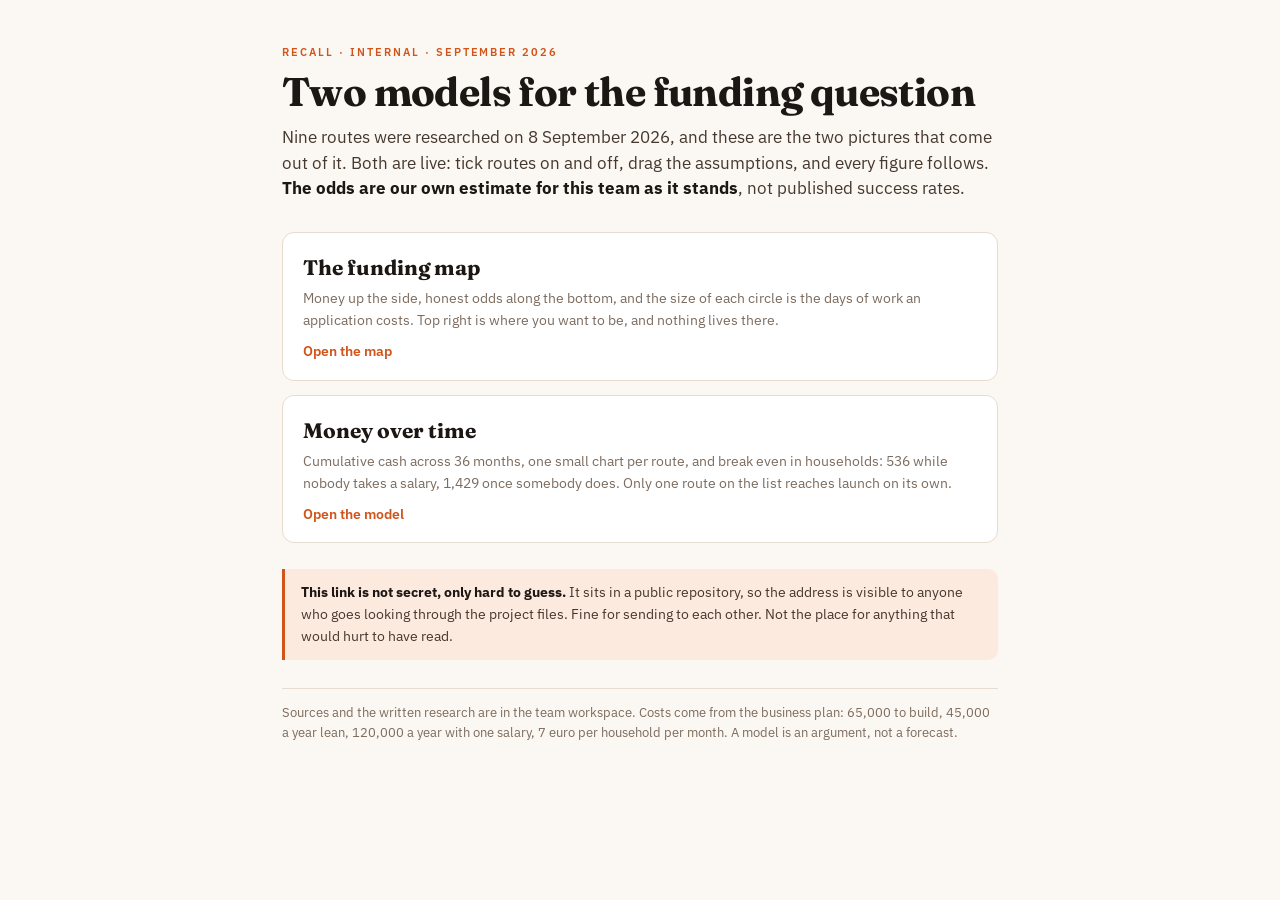
<file: m/a5d1392bbee7da00d8/index.html>
<!doctype html>
<html lang="en">
<head>
<meta charset="utf-8">
<meta name="viewport" content="width=device-width, initial-scale=1">
<!-- Not meant to be found by searching for it. A project page cannot serve a
     robots.txt that crawlers read, so the instruction goes on the page. -->
<meta name="robots" content="noindex, nofollow, noarchive, nosnippet">
<meta name="referrer" content="no-referrer">
<link rel="icon" href="../../favicon.ico">
<title>Recall, the funding models</title>
<link rel="stylesheet" href="https://fonts.googleapis.com/css2?family=Fraunces:opsz,wght@9..144,500;9..144,700&family=IBM+Plex+Sans:wght@400;500;600&display=swap">
<style>
  :root {
    --ink: #1c1714; --body: #45382f; --mid: #7c6b5e;
    --paper: #fbf7f2; --card: #ffffff; --rule: #e6dcd0;
    --accent: #d1541a; --accent-soft: #fdeadf;
    color-scheme: light dark;
  }
  @media (prefers-color-scheme: dark) {
    :root:not([data-theme="light"]) {
      --ink: #f6efe8; --body: #ddd0c4; --mid: #a2907f;
      --paper: #17130f; --card: #211a15; --rule: #3a2f26;
      --accent: #ff8b4d; --accent-soft: #3a2116;
    }
  }
  :root[data-theme="dark"] {
    --ink: #f6efe8; --body: #ddd0c4; --mid: #a2907f;
    --paper: #17130f; --card: #211a15; --rule: #3a2f26;
    --accent: #ff8b4d; --accent-soft: #3a2116;
  }
  * { box-sizing: border-box; }
  body {
    margin: 0; background: var(--paper); color: var(--body);
    font-family: "IBM Plex Sans", system-ui, sans-serif; font-size: 15px; line-height: 1.55;
  }
  .wrap { max-width: 760px; margin: 0 auto; padding: 44px 22px 64px; }
  .eyebrow {
    font-size: 11px; letter-spacing: .18em; text-transform: uppercase;
    color: var(--accent); font-weight: 600; margin: 0 0 10px;
  }
  h1 {
    font-family: "Fraunces", Georgia, serif; font-weight: 700;
    font-size: clamp(28px, 5vw, 40px); line-height: 1.05; letter-spacing: -.015em;
    margin: 0 0 12px; color: var(--ink); text-wrap: balance;
  }
  .lede { font-size: 16.5px; margin: 0 0 30px; }
  .lede b { color: var(--ink); }
  a.model {
    display: block; text-decoration: none; color: inherit;
    border: 1px solid var(--rule); border-radius: 12px; background: var(--card);
    padding: 18px 20px; margin-bottom: 14px;
  }
  a.model:hover { border-color: var(--accent); }
  a.model h2 {
    font-family: "Fraunces", Georgia, serif; font-size: 21px; color: var(--ink);
    margin: 0 0 5px;
  }
  a.model p { margin: 0; color: var(--mid); font-size: 14px; }
  a.model .go { color: var(--accent); font-weight: 600; font-size: 13.5px; display: block; margin-top: 9px; }
  .note {
    border-left: 3px solid var(--accent); background: var(--accent-soft);
    padding: 13px 16px; border-radius: 0 10px 10px 0; margin-top: 26px; font-size: 14px;
  }
  .note b { color: var(--ink); }
  footer { margin-top: 28px; padding-top: 14px; border-top: 1px solid var(--rule); color: var(--mid); font-size: 12.5px; }
</style>
</head>
<body>
<div class="wrap">
  <p class="eyebrow">Recall &middot; internal &middot; September 2026</p>
  <h1>Two models for the funding question</h1>
  <p class="lede">Nine routes were researched on 8 September 2026, and these are the two
    pictures that come out of it. Both are live: tick routes on and off, drag the
    assumptions, and every figure follows. <b>The odds are our own estimate for this
    team as it stands</b>, not published success rates.</p>

  <a class="model" href="funding-map.html">
    <h2>The funding map</h2>
    <p>Money up the side, honest odds along the bottom, and the size of each circle is
      the days of work an application costs. Top right is where you want to be, and
      nothing lives there.</p>
    <span class="go">Open the map</span>
  </a>

  <a class="model" href="money-over-time.html">
    <h2>Money over time</h2>
    <p>Cumulative cash across 36 months, one small chart per route, and break even in
      households: 536 while nobody takes a salary, 1,429 once somebody does. Only one
      route on the list reaches launch on its own.</p>
    <span class="go">Open the model</span>
  </a>

  <p class="note"><b>This link is not secret, only hard to guess.</b> It sits in a public
    repository, so the address is visible to anyone who goes looking through the project
    files. Fine for sending to each other. Not the place for anything that would hurt to
    have read.</p>

  <footer>
    Sources and the written research are in the team workspace. Costs come from the
    business plan: 65,000 to build, 45,000 a year lean, 120,000 a year with one salary,
    7 euro per household per month. A model is an argument, not a forecast.
  </footer>
</div>
</body>
</html>
</file>
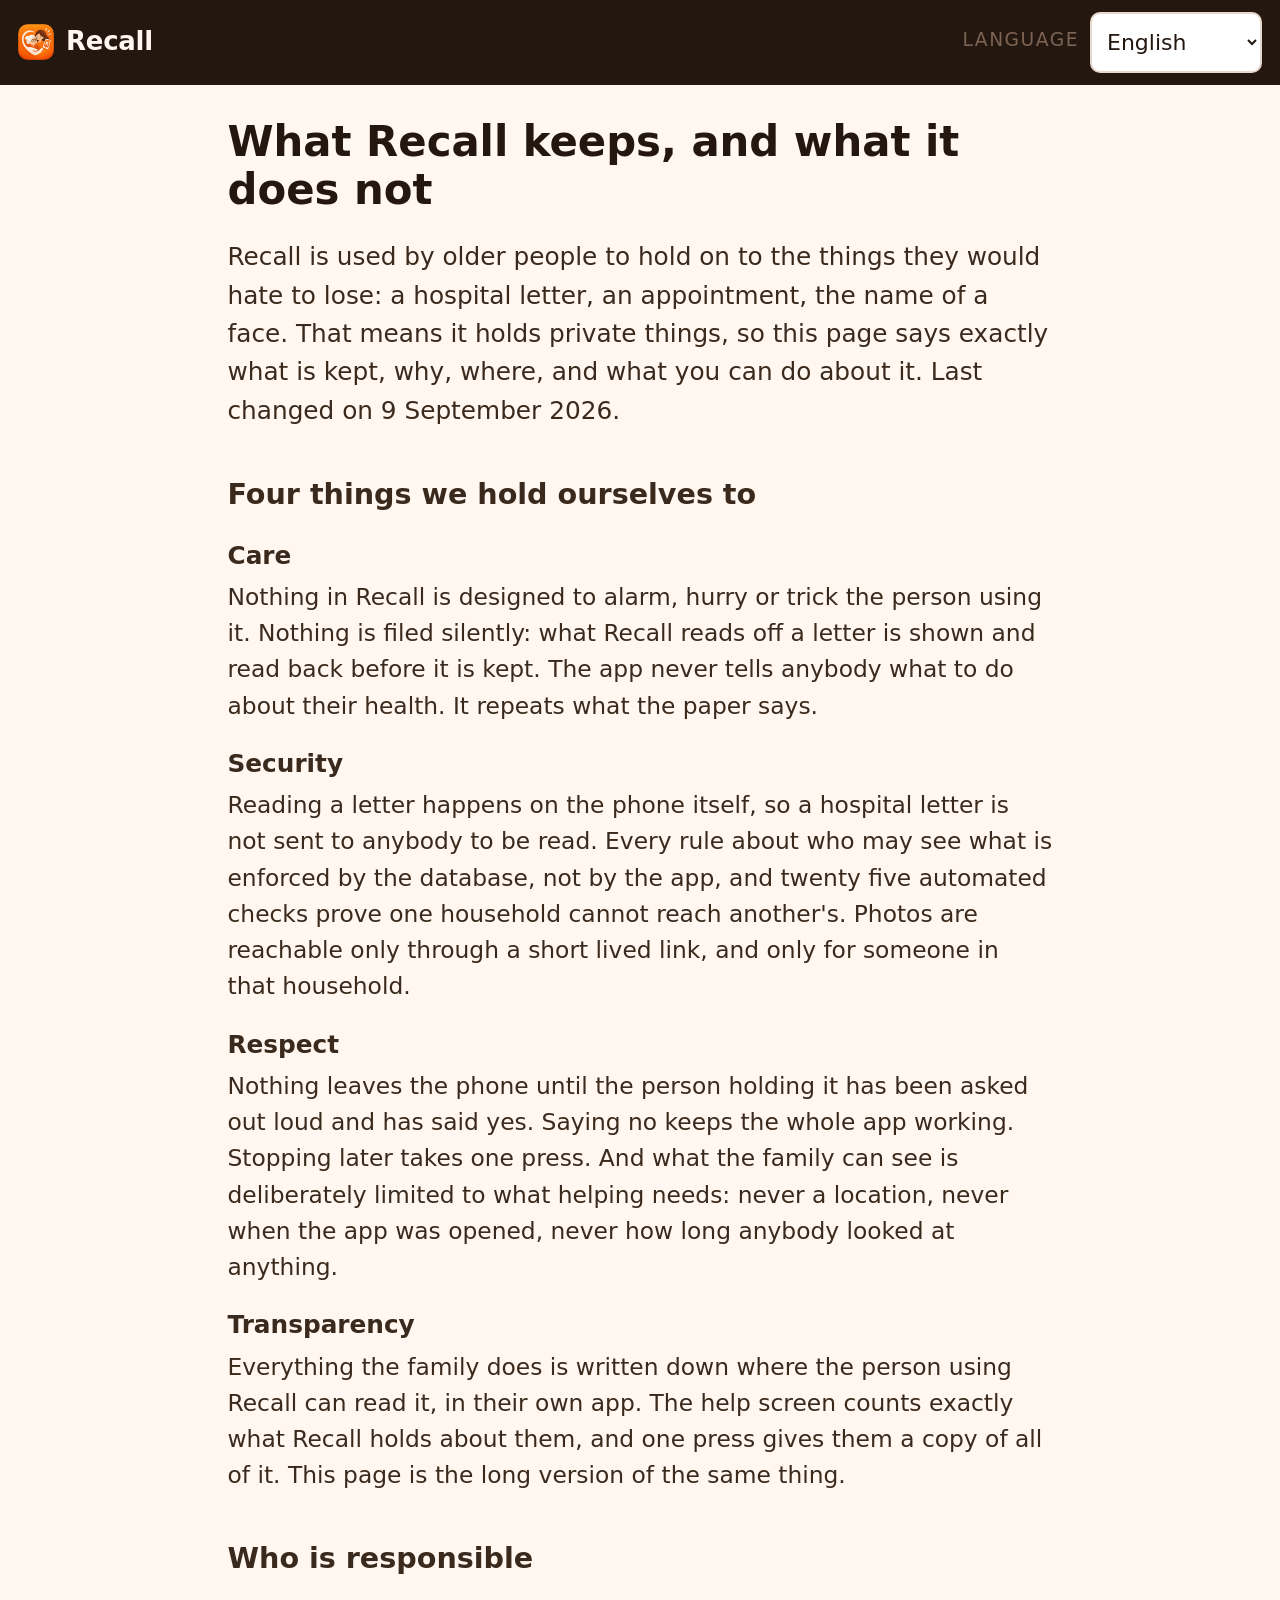
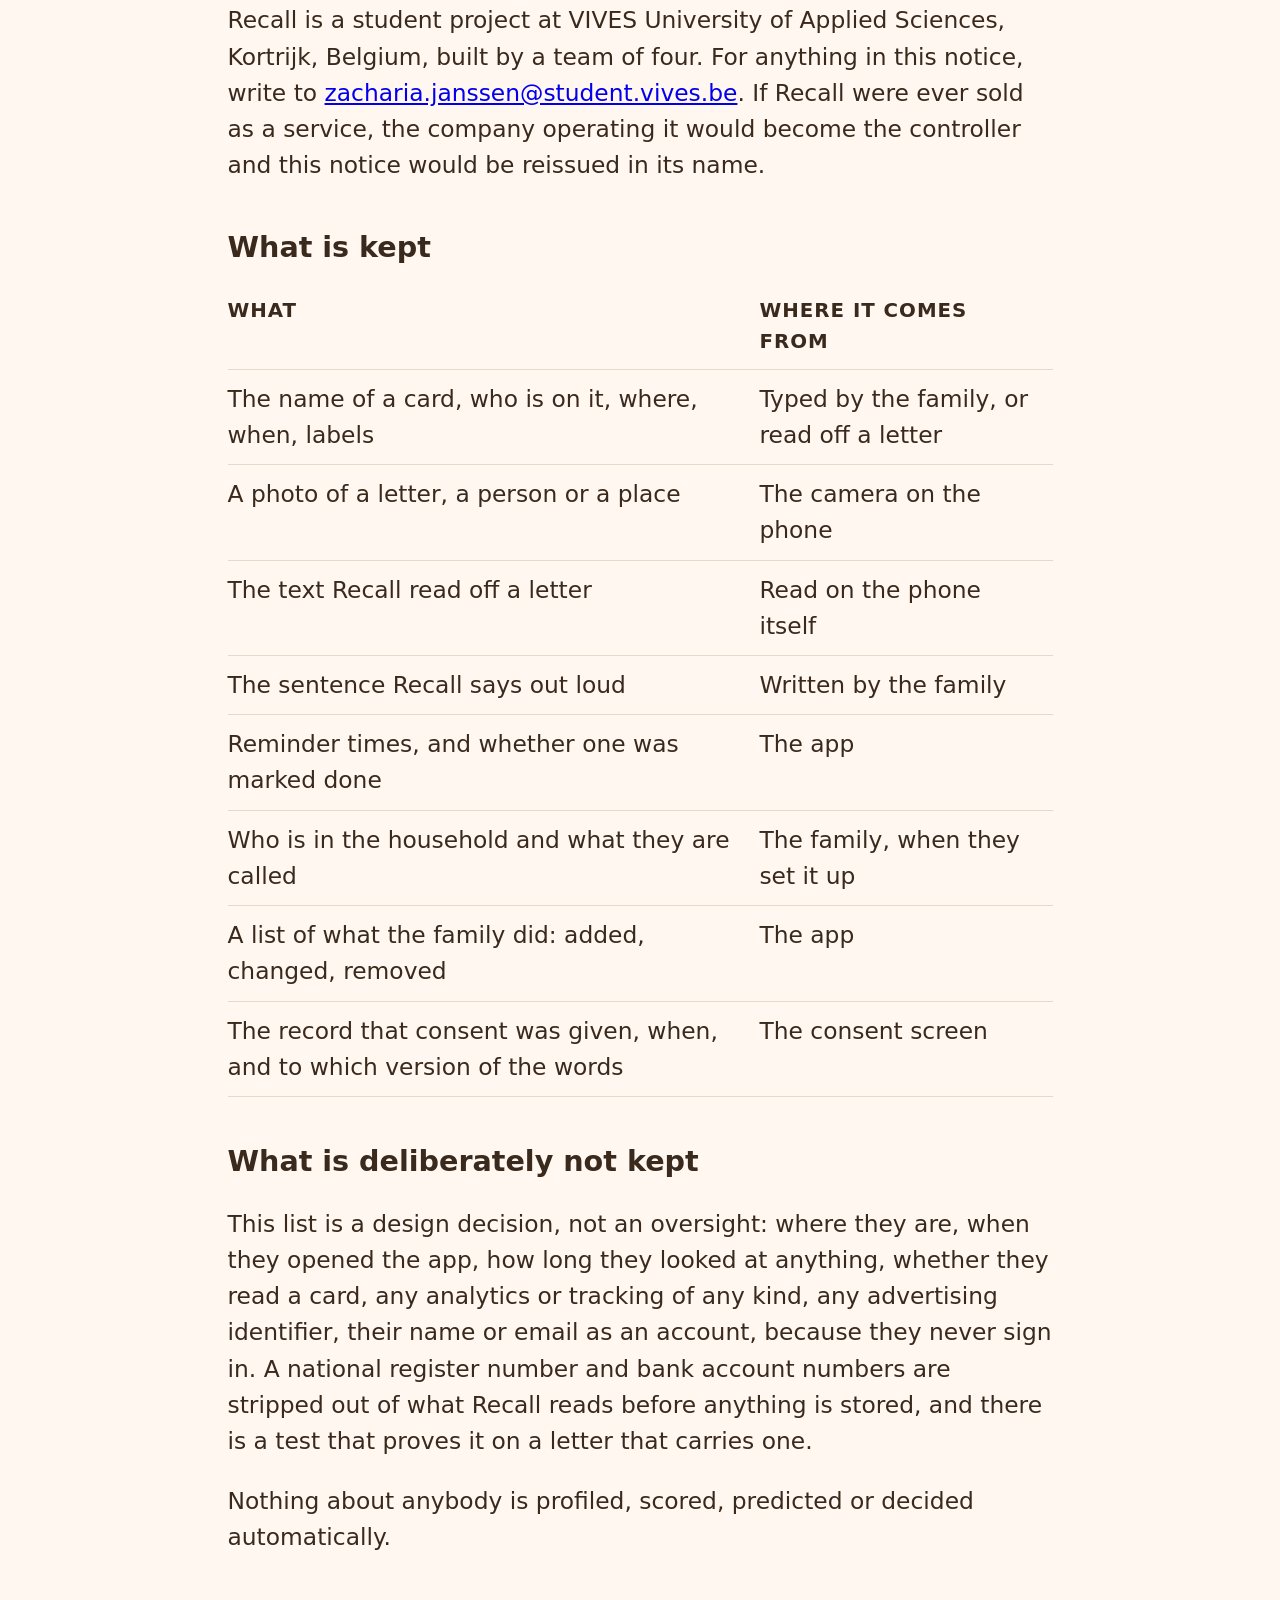
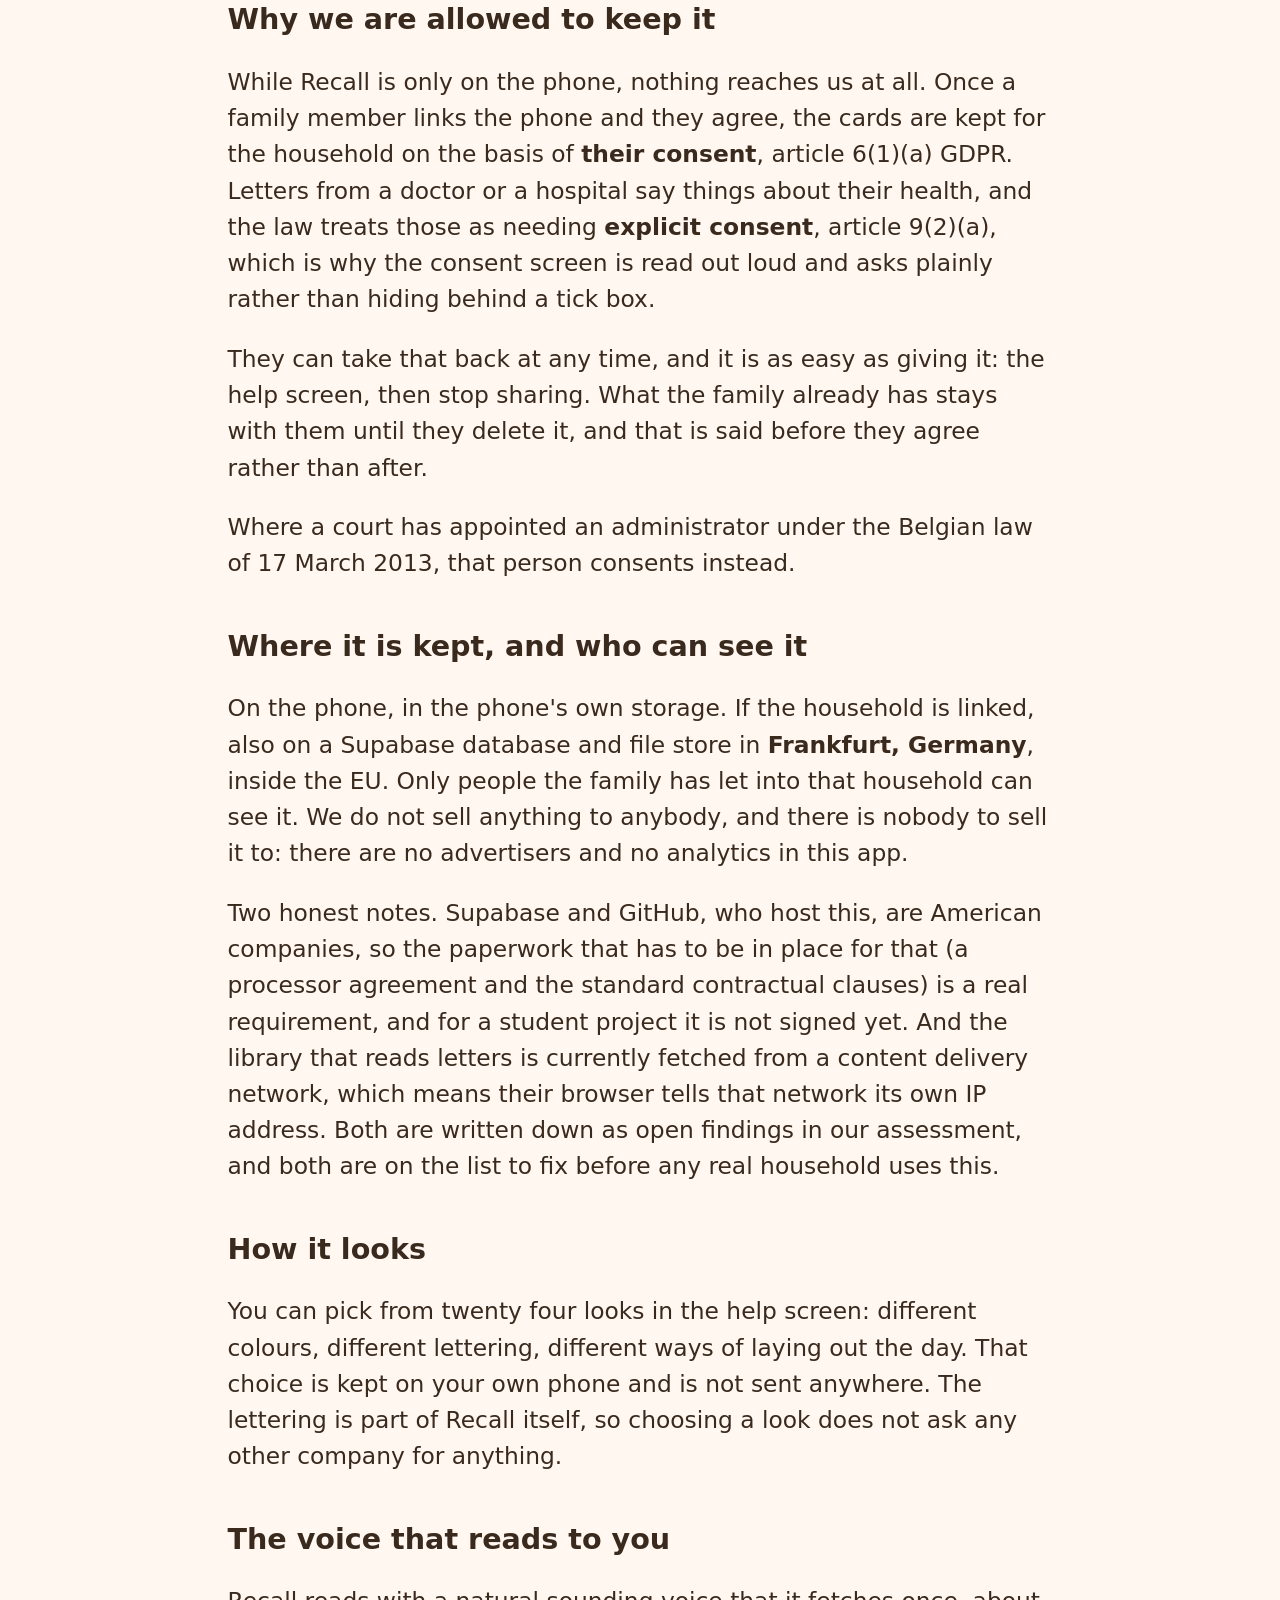
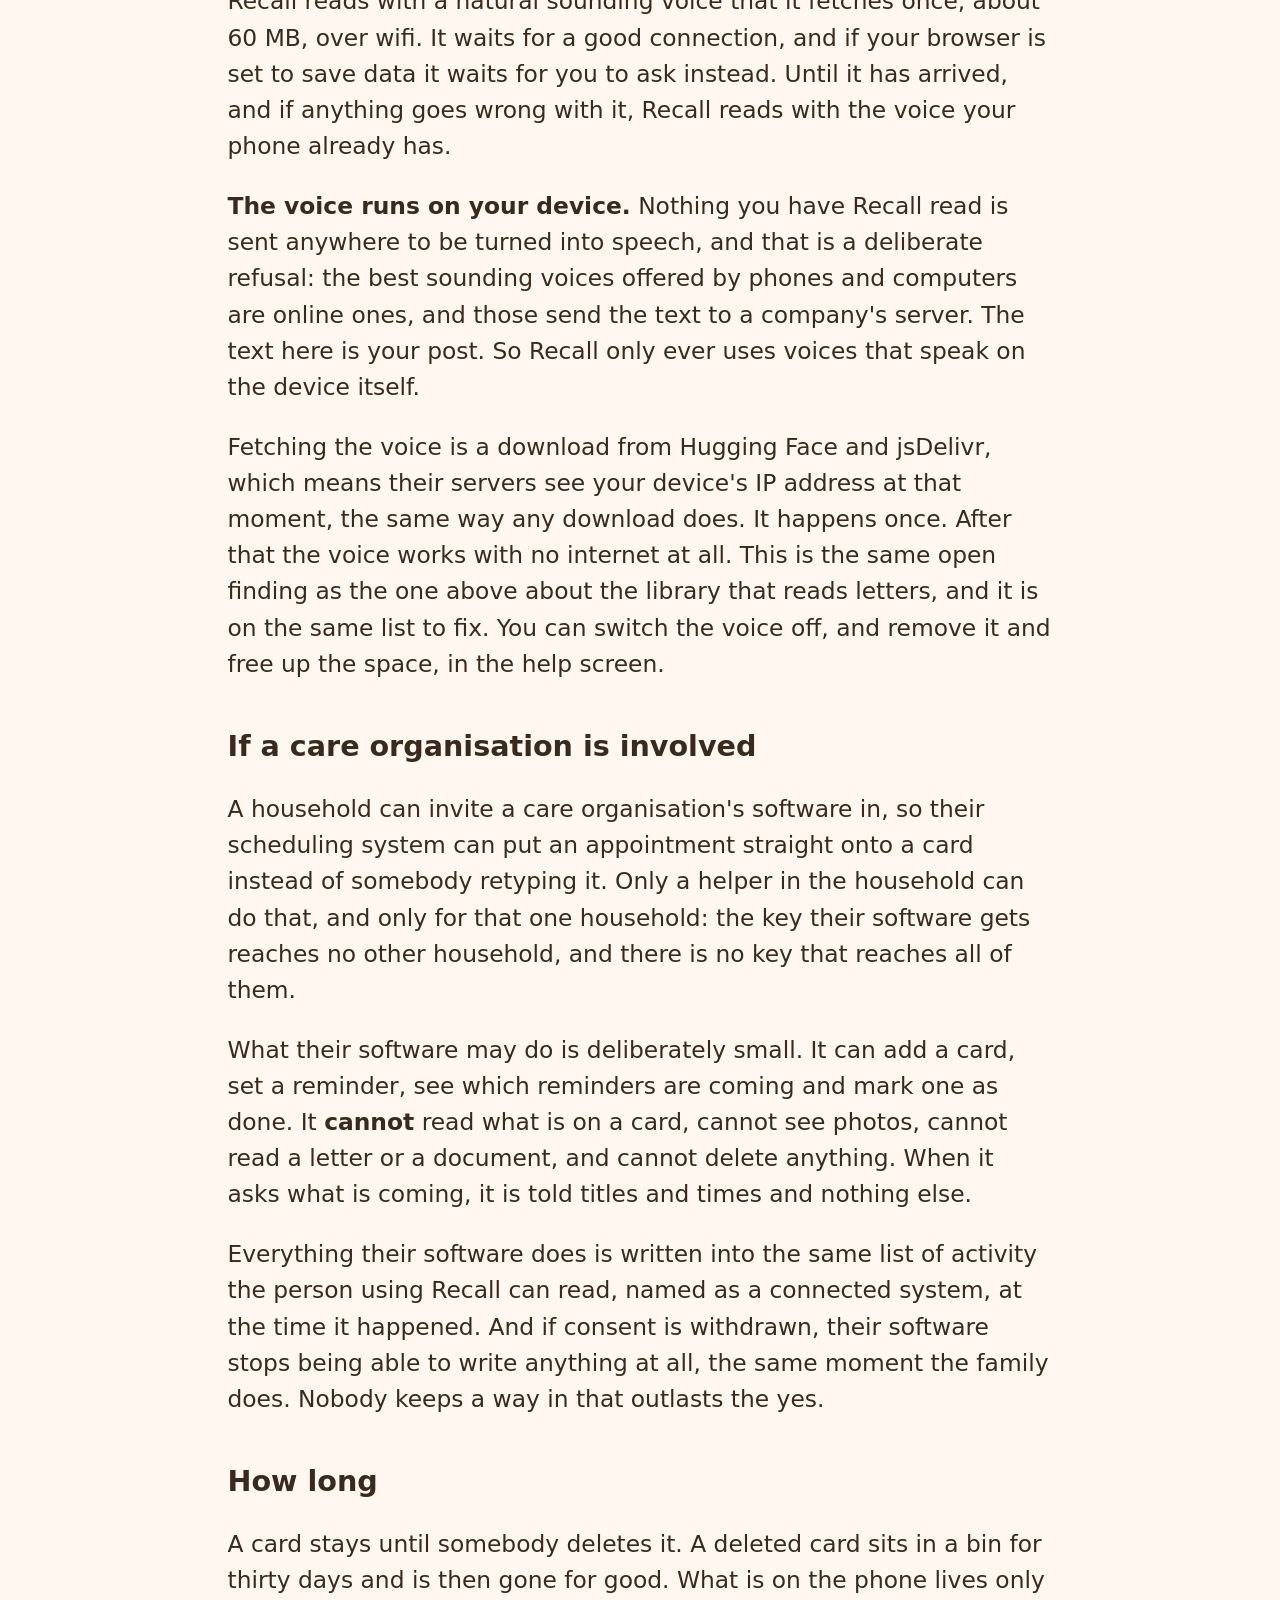
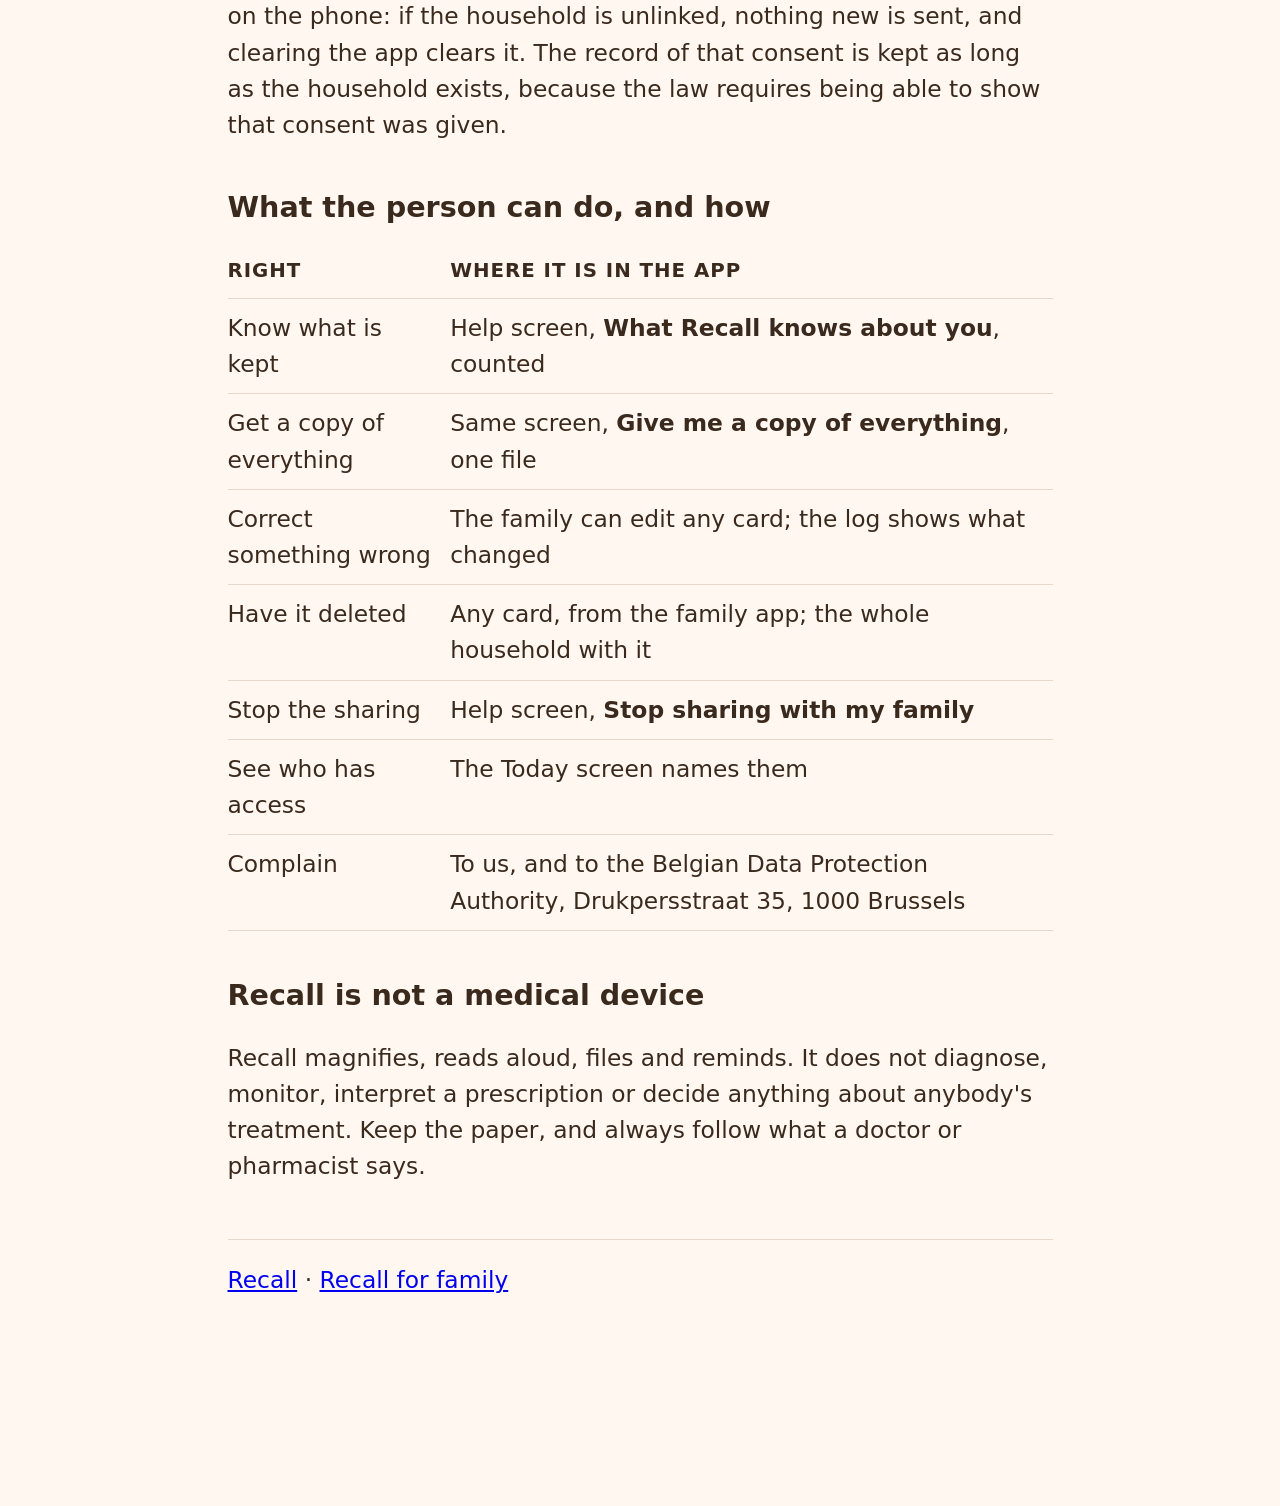
<file: privacy.html>
<!DOCTYPE html>
<html lang="en">
<head>
<meta charset="utf-8">
<meta name="viewport" content="width=device-width, initial-scale=1">
<title>Recall, privacy</title>
<meta name="description" content="What Recall keeps, why, where, and what you can do about it.">
<meta name="theme-color" content="#F0692B">
<link rel="icon" href="favicon.ico" sizes="any">
<link rel="stylesheet" href="css/style.css?v=49">
<link rel="stylesheet" href="css/privacy.css?v=49">
</head>
<body class="policy">

<header class="topbar">
  <img src="icons/icon-192.png" alt="" class="logo" width="36" height="36">
  <span class="brand">Recall</span>
  <label class="lang-bar">
    <span class="label">Language</span>
    <select id="lang-pick" aria-label="Language">
      <option value="nl">Nederlands</option>
      <option value="fr">Français</option>
      <option value="en">English</option>
    </select>
  </label>
</header>

<main id="main" class="policy-wrap">

<!-- The legal text lives here as plain markup rather than in the app's
     dictionary: it is long, it is read rather than pressed, and a lawyer
     should be able to read the file without knowing what a key is. -->

<section class="policy-lang" data-lang="en">
  <h1>What Recall keeps, and what it does not</h1>
  <p class="lead">Recall is used by older people to hold on to the things they would
    hate to lose: a hospital letter, an appointment, the name of a face. That means
    it holds private things, so this page says exactly what is kept, why, where, and
    what you can do about it. Last changed on 9 September 2026.</p>

  <h2>Four things we hold ourselves to</h2>
  <dl class="values">
    <dt>Care</dt>
    <dd>Nothing in Recall is designed to alarm, hurry or trick the person using it.
      Nothing is filed silently: what Recall reads off a letter is shown and read
      back before it is kept. The app never tells anybody what to do about their
      health. It repeats what the paper says.</dd>
    <dt>Security</dt>
    <dd>Reading a letter happens on the phone itself, so a hospital letter is not
      sent to anybody to be read. Every rule about who may see what is enforced by
      the database, not by the app, and twenty five automated checks prove one
      household cannot reach another's. Photos are reachable only through a short
      lived link, and only for someone in that household.</dd>
    <dt>Respect</dt>
    <dd>Nothing leaves the phone until the person holding it has been asked out
      loud and has said yes. Saying no keeps the whole app working. Stopping later
      takes one press. And what the family can see is deliberately limited to what
      helping needs: never a location, never when the app was opened, never how
      long anybody looked at anything.</dd>
    <dt>Transparency</dt>
    <dd>Everything the family does is written down where the person using Recall can read it, in their
      own app. The help screen counts exactly what Recall holds about them, and one
      press gives them a copy of all of it. This page is the long version of the
      same thing.</dd>
  </dl>

  <h2>Who is responsible</h2>
  <p>Recall is a student project at VIVES University of Applied Sciences, Kortrijk,
    Belgium, built by a team of four. For anything in this notice, write to
    <a href="mailto:zacharia.janssen@student.vives.be">zacharia.janssen@student.vives.be</a>.
    If Recall were ever sold as a service, the company operating it would become the
    controller and this notice would be reissued in its name.</p>

  <h2>What is kept</h2>
  <table>
    <tr><th>What</th><th>Where it comes from</th></tr>
    <tr><td>The name of a card, who is on it, where, when, labels</td><td>Typed by the family, or read off a letter</td></tr>
    <tr><td>A photo of a letter, a person or a place</td><td>The camera on the phone</td></tr>
    <tr><td>The text Recall read off a letter</td><td>Read on the phone itself</td></tr>
    <tr><td>The sentence Recall says out loud</td><td>Written by the family</td></tr>
    <tr><td>Reminder times, and whether one was marked done</td><td>The app</td></tr>
    <tr><td>Who is in the household and what they are called</td><td>The family, when they set it up</td></tr>
    <tr><td>A list of what the family did: added, changed, removed</td><td>The app</td></tr>
    <tr><td>The record that consent was given, when, and to which version of the words</td><td>The consent screen</td></tr>
  </table>

  <h2>What is deliberately not kept</h2>
  <p>This list is a design decision, not an oversight: where they are, when they opened
    the app, how long they looked at anything, whether they read a card, any analytics
    or tracking of any kind, any advertising identifier, their name or email as an
    account, because they never sign in. A national register number and bank
    account numbers are stripped out of what Recall reads before anything is stored,
    and there is a test that proves it on a letter that carries one.</p>
  <p>Nothing about anybody is profiled, scored, predicted or decided automatically.</p>

  <h2>Why we are allowed to keep it</h2>
  <p>While Recall is only on the phone, nothing reaches us at all. Once a family
    member links the phone and they agree, the cards are kept for the household on
    the basis of <b>their consent</b>, article 6(1)(a) GDPR. Letters from a doctor or a
    hospital say things about their health, and the law treats those as needing
    <b>explicit consent</b>, article 9(2)(a), which is why the consent screen is read
    out loud and asks plainly rather than hiding behind a tick box.</p>
  <p>They can take that back at any time, and it is as easy as giving it: the help
    screen, then stop sharing. What the family already has stays with them until they
    delete it, and that is said before they agree rather than after.</p>
  <p>Where a court has appointed an administrator under the Belgian law of 17 March
    2013, that person consents instead.</p>

  <h2>Where it is kept, and who can see it</h2>
  <p>On the phone, in the phone's own storage. If the household is linked, also on a
    Supabase database and file store in <b>Frankfurt, Germany</b>, inside the EU. Only
    people the family has let into that household can see it. We do not sell anything
    to anybody, and there is nobody to sell it to: there are no advertisers and no
    analytics in this app.</p>
  <p>Two honest notes. Supabase and GitHub, who host this, are American companies,
    so the paperwork that has to be in place for that (a processor agreement and the
    standard contractual clauses) is a real requirement, and for a student project it
    is not signed yet. And the library that reads letters is currently fetched from a
    content delivery network, which means their browser tells that network its own IP
    address. Both are written down as open findings in our assessment, and both are
    on the list to fix before any real household uses this.</p>

  <h2>How it looks</h2>
  <p>You can pick from twenty four looks in the help screen: different colours,
    different lettering, different ways of laying out the day. That choice is
    kept on your own phone and is not sent anywhere. The lettering is part of
    Recall itself, so choosing a look does not ask any other company for
    anything.</p>

  <h2>The voice that reads to you</h2>
  <p>Recall reads with a natural sounding voice that it fetches once, about 60 MB,
    over wifi. It waits for a good connection, and if your browser is set to save
    data it waits for you to ask instead. Until it has arrived, and if anything
    goes wrong with it, Recall reads with the voice your phone already has.</p>
  <p><b>The voice runs on your device.</b> Nothing you have Recall read is sent
    anywhere to be turned into speech, and that is a deliberate refusal: the best
    sounding voices offered by phones and computers are online ones, and those send
    the text to a company's server. The text here is your post. So Recall only ever
    uses voices that speak on the device itself.</p>
  <p>Fetching the voice is a download from Hugging Face and jsDelivr, which means
    their servers see your device's IP address at that moment, the same way any
    download does. It happens once. After that the voice works with no internet at
    all. This is the same open finding as the one above about the library that reads
    letters, and it is on the same list to fix. You can switch the voice off, and
    remove it and free up the space, in the help screen.</p>

  <h2>If a care organisation is involved</h2>
  <p>A household can invite a care organisation's software in, so their scheduling
    system can put an appointment straight onto a card instead of somebody retyping
    it. Only a helper in the household can do that, and only for that one household:
    the key their software gets reaches no other household, and there is no key that
    reaches all of them.</p>
  <p>What their software may do is deliberately small. It can add a card, set a
    reminder, see which reminders are coming and mark one as done. It <b>cannot</b>
    read what is on a card, cannot see photos, cannot read a letter or a document,
    and cannot delete anything. When it asks what is coming, it is told titles and
    times and nothing else.</p>
  <p>Everything their software does is written into the same list of activity the
    person using Recall can read, named as a connected system, at the time it
    happened. And if consent is withdrawn, their software stops being able to write
    anything at all, the same moment the family does. Nobody keeps a way in that
    outlasts the yes.</p>

  <h2>How long</h2>
  <p>A card stays until somebody deletes it. A deleted card sits in a bin for thirty
    days and is then gone for good. What is on the phone lives only on the phone: if
    the household is unlinked, nothing new is sent, and clearing the app clears it.
    The record of that consent is kept as long as the household exists, because
    the law requires being able to show that consent was given.</p>

  <h2>What the person can do, and how</h2>
  <table>
    <tr><th>Right</th><th>Where it is in the app</th></tr>
    <tr><td>Know what is kept</td><td>Help screen, <b>What Recall knows about you</b>, counted</td></tr>
    <tr><td>Get a copy of everything</td><td>Same screen, <b>Give me a copy of everything</b>, one file</td></tr>
    <tr><td>Correct something wrong</td><td>The family can edit any card; the log shows what changed</td></tr>
    <tr><td>Have it deleted</td><td>Any card, from the family app; the whole household with it</td></tr>
    <tr><td>Stop the sharing</td><td>Help screen, <b>Stop sharing with my family</b></td></tr>
    <tr><td>See who has access</td><td>The Today screen names them</td></tr>
    <tr><td>Complain</td><td>To us, and to the Belgian Data Protection Authority, Drukpersstraat 35, 1000 Brussels</td></tr>
  </table>

  <h2>Recall is not a medical device</h2>
  <p>Recall magnifies, reads aloud, files and reminds. It does not diagnose, monitor,
    interpret a prescription or decide anything about anybody's treatment. Keep the
    paper, and always follow what a doctor or pharmacist says.</p>
</section>

<section class="policy-lang" data-lang="nl" hidden>
  <h1>Wat Recall bewaart, en wat niet</h1>
  <p class="lead">Recall wordt gebruikt door oudere mensen om vast te houden wat zij
    niet willen verliezen: een brief van het ziekenhuis, een afspraak, de naam bij een
    gezicht. Daardoor bevat het privé-dingen, en daarom staat hier precies wat er
    bewaard wordt, waarom, waar, en wat u eraan kunt doen. Laatst gewijzigd op
    9 september 2026.</p>

  <h2>Vier dingen waar wij ons aan houden</h2>
  <dl class="values">
    <dt>Zorg</dt>
    <dd>Niets in Recall is bedoeld om iemand te doen schrikken, op te jagen of te
      misleiden. Er wordt niets stil opgeslagen: wat Recall van een brief leest,
      wordt eerst getoond en voorgelezen. De app zegt nooit wat u met uw gezondheid
      moet doen. Ze herhaalt wat er op het papier staat.</dd>
    <dt>Veiligheid</dt>
    <dd>Het lezen van een brief gebeurt op de telefoon zelf, dus een ziekenhuisbrief
      wordt naar niemand gestuurd om gelezen te worden. Elke regel over wie wat mag
      zien, wordt door de databank afgedwongen en niet door de app, en vijfentwintig
      automatische testen bewijzen dat het ene huishouden niet bij het andere kan.
      Foto's zijn alleen bereikbaar via een kortlopende link, en alleen voor iemand
      uit dat huishouden.</dd>
    <dt>Respect</dt>
    <dd>Er gaat niets van de telefoon weg voordat de persoon die hem vasthoudt het
      hardop gevraagd is en ja gezegd heeft. Nee zeggen laat de hele app gewoon
      werken. Later stoppen is één druk op de knop. En wat de familie kan zien is
      met opzet beperkt tot wat helpen nodig heeft: nooit een locatie, nooit wanneer
      de app geopend werd, nooit hoe lang iemand naar iets keek.</dd>
    <dt>Transparantie</dt>
    <dd>Alles wat de familie doet, wordt opgeschreven waar de gebruiker het kan lezen, in de
      eigen app. Het hulpscherm telt precies wat Recall over de gebruiker bewaart, en één
      druk geeft een kopie van alles. Deze pagina is de lange versie daarvan.</dd>
  </dl>

  <h2>Wie verantwoordelijk is</h2>
  <p>Recall is een studentenproject aan VIVES Hogeschool in Kortrijk, gemaakt door een
    team van vier. Voor alles in deze verklaring:
    <a href="mailto:zacharia.janssen@student.vives.be">zacharia.janssen@student.vives.be</a>.
    Als Recall ooit als dienst verkocht wordt, wordt het bedrijf dat ze uitbaat de
    verwerkingsverantwoordelijke en wordt deze verklaring op zijn naam opnieuw
    uitgegeven.</p>

  <h2>Wat er bewaard wordt</h2>
  <table>
    <tr><th>Wat</th><th>Waar het van komt</th></tr>
    <tr><td>De naam van een kaart, wie erop staat, waar, wanneer, labels</td><td>Getypt door de familie, of van een brief gelezen</td></tr>
    <tr><td>Een foto van een brief, een persoon of een plaats</td><td>De camera van de telefoon</td></tr>
    <tr><td>De tekst die Recall van een brief gelezen heeft</td><td>Gelezen op de telefoon zelf</td></tr>
    <tr><td>De zin die Recall voorleest</td><td>Geschreven door de familie</td></tr>
    <tr><td>Tijden van herinneringen, en of er een op gedaan gezet is</td><td>De app</td></tr>
    <tr><td>Wie in het huishouden zit en hoe zij heten</td><td>De familie, bij het instellen</td></tr>
    <tr><td>Een lijst van wat de familie deed: toegevoegd, gewijzigd, verwijderd</td><td>De app</td></tr>
    <tr><td>De vastlegging dat er toestemming gegeven is, wanneer, en bij welke versie van de tekst</td><td>Het toestemmingsscherm</td></tr>
  </table>

  <h2>Wat met opzet niet bewaard wordt</h2>
  <p>Deze lijst is een keuze, geen vergetelheid: waar de gebruiker is, wanneer de app
    geopend werd, hoe lang er naar iets gekeken is, of een kaart gelezen is, welke vorm
    van meten of volgen dan ook, elke advertentiecode, de naam of het e-mailadres als
    account, want de gebruiker meldt zich nooit aan. Een rijksregisternummer en
    rekeningnummers worden uit wat Recall leest gehaald voordat er iets bewaard
    wordt, en er is een test die dat bewijst op een brief die er een bevat.</p>
  <p>Er wordt niets over de gebruiker geprofileerd, gescoord, voorspeld of automatisch
    beslist.</p>

  <h2>Waarom wij het mogen bewaren</h2>
  <p>Zolang Recall alleen op de telefoon staat, komt er niets bij ons terecht.
    Zodra een familielid de telefoon koppelt en de gebruiker toestemt, worden de kaarten voor
    het huishouden bewaard op basis van <b>de toestemming van de gebruiker</b>, artikel 6, lid 1, a
    AVG. Brieven van een dokter of een ziekenhuis zeggen iets over de gezondheid van de gebruiker,
    en de wet vraagt daarvoor <b>uitdrukkelijke toestemming</b>, artikel 9, lid 2, a.
    Daarom wordt het toestemmingsscherm hardop voorgelezen en vraagt het het gewoon,
    in plaats van zich achter een vinkje te verstoppen.</p>
  <p>De toestemming kan altijd ingetrokken worden, en dat is even makkelijk als geven: het
    hulpscherm, dan stoppen met delen. Wat de familie al heeft, blijft bij hen tot
    zij het verwijderen, en dat wordt gezegd voordat er ja gezegd wordt, niet erna.</p>
  <p>Waar een rechter een bewindvoerder heeft aangesteld volgens de wet van 17 maart
    2013, geeft die persoon de toestemming.</p>

  <h2>Waar het staat, en wie het kan zien</h2>
  <p>Op de telefoon, in de opslag van het toestel zelf. Als het huishouden gekoppeld
    is, ook op een Supabase-databank en bestandsopslag in <b>Frankfurt, Duitsland</b>,
    binnen de EU. Alleen mensen die de familie in dat huishouden heeft toegelaten,
    kunnen het zien. Wij verkopen niets aan niemand, en er is ook niemand om aan te
    verkopen: er zitten geen adverteerders en geen metingen in deze app.</p>
  <p>Twee eerlijke opmerkingen. Supabase en GitHub, die dit hosten, zijn Amerikaanse
    bedrijven, dus het papierwerk dat daarvoor nodig is (een verwerkersovereenkomst en
    de standaardcontractbepalingen) is een echte vereiste, en voor een studentenproject
    is het nog niet ondertekend. En de bibliotheek die brieven leest, wordt nu van een
    content delivery network gehaald, waardoor de browser dat netwerk het IP-adres
    vertelt. Beide staan als openstaande bevindingen in onze effectbeoordeling, en
    beide moeten opgelost zijn voordat een echt huishouden dit gebruikt.</p>

  <h2>Hoe het eruitziet</h2>
  <p>In het helpscherm kan je kiezen uit vierentwintig uitzichten: andere
    kleuren, andere letters, een andere manier om de dag te tonen. Die keuze
    blijft op je eigen telefoon en wordt niet verstuurd. De letters horen bij
    Recall zelf, dus een uitzicht kiezen vraagt bij geen enkel ander bedrijf
    iets op.</p>

  <h2>De stem die voorleest</h2>
  <p>Recall leest voor met een natuurlijk klinkende stem die één keer opgehaald
    wordt, ongeveer 60 MB, via wifi. Recall wacht op een goede verbinding, en als je
    browser ingesteld staat om data te sparen wacht Recall tot je het zelf vraagt.
    Zolang de stem er niet is, en als er iets mee misgaat, leest Recall voor met de
    stem die de telefoon al heeft.</p>
  <p><b>De stem werkt op je toestel.</b> Niets van wat je laat voorlezen wordt
    ergens naartoe gestuurd om in spraak omgezet te worden, en dat is een bewuste
    weigering: de best klinkende stemmen die telefoons en computers aanbieden zijn
    online stemmen, en die sturen de tekst naar de server van een bedrijf. De tekst
    hier is jouw post. Recall gebruikt dus enkel stemmen die op het toestel zelf
    spreken.</p>
  <p>De stem ophalen is een download bij Hugging Face en jsDelivr, waardoor hun
    servers op dat moment het IP adres van je toestel zien, zoals bij elke download.
    Dat gebeurt één keer. Daarna werkt de stem helemaal zonder internet. Dit is
    hetzelfde openstaande punt als hierboven bij de bibliotheek die brieven leest, en
    het staat op dezelfde lijst om op te lossen. Je kan de stem uitzetten, en ze
    verwijderen om de ruimte vrij te maken, in het helpscherm.</p>

  <h2>Als er een zorgorganisatie bij komt</h2>
  <p>Een huishouden kan de software van een zorgorganisatie binnenlaten, zodat hun
    planningssysteem een afspraak rechtstreeks op een kaart zet in plaats van dat
    iemand die opnieuw moet intypen. Alleen een helper in het huishouden kan dat
    doen, en enkel voor dat ene huishouden: de sleutel die hun software krijgt komt
    bij geen enkel ander huishouden, en er bestaat geen sleutel die bij allemaal
    komt.</p>
  <p>Wat hun software mag doen is met opzet klein. Een kaart toevoegen, een
    herinnering zetten, zien welke herinneringen er aankomen en er een als gedaan
    aanduiden. Hun software kan <b>niet</b> lezen wat er op een kaart staat, ziet
    geen foto's, kan geen brief of document lezen en kan niets verwijderen. Wie
    vraagt wat er aankomt, krijgt titels en tijdstippen te horen en niets anders.</p>
  <p>Alles wat hun software doet komt in dezelfde activiteitenlijst die de gebruiker
    van Recall zelf kan lezen, benoemd als een aangesloten systeem, met het moment
    erbij. En wordt de toestemming ingetrokken, dan kan hun software vanaf datzelfde
    moment niets meer bijschrijven, net zoals de familie. Niemand houdt een ingang
    over die het ja overleeft.</p>

  <h2>Hoe lang</h2>
  <p>Een kaart blijft tot iemand ze verwijdert. Een verwijderde kaart zit dertig dagen
    in de prullenbak en is dan definitief weg. Wat op de telefoon staat, staat alleen
    daar: als het huishouden ontkoppeld wordt, gaat er niets nieuws weg, en het wissen
    van de app wist het. De vastlegging van de toestemming blijft zolang het
    huishouden bestaat, omdat de wet vraagt dat wij kunnen aantonen dat er toestemming
    gegeven is.</p>

  <h2>Wat de gebruiker kan doen, en hoe</h2>
  <table>
    <tr><th>Recht</th><th>Waar het in de app staat</th></tr>
    <tr><td>Weten wat er bewaard wordt</td><td>Hulpscherm, <b>Wat Recall over u weet</b>, geteld</td></tr>
    <tr><td>Een kopie van alles krijgen</td><td>Zelfde scherm, <b>Geef mij een kopie van alles</b>, één bestand</td></tr>
    <tr><td>Iets verkeerds laten verbeteren</td><td>De familie kan elke kaart aanpassen; de lijst toont wat veranderde</td></tr>
    <tr><td>Laten verwijderen</td><td>Elke kaart, uit de familie-app; het hele huishouden erbij</td></tr>
    <tr><td>Het delen stoppen</td><td>Hulpscherm, <b>Stop met delen met mijn familie</b></td></tr>
    <tr><td>Zien wie toegang heeft</td><td>Het scherm Vandaag noemt hen bij naam</td></tr>
    <tr><td>Klacht neerleggen</td><td>Bij ons, en bij de Gegevensbeschermingsautoriteit, Drukpersstraat 35, 1000 Brussel</td></tr>
  </table>

  <h2>Recall is geen medisch hulpmiddel</h2>
  <p>Recall vergroot, leest voor, bewaart en herinnert. Ze stelt geen diagnose, volgt
    niets op, legt geen voorschrift uit en beslist niets over iemands behandeling.
    Houd het papier bij, en volg altijd wat een arts of apotheker zegt.</p>
</section>

<section class="policy-lang" data-lang="fr" hidden>
  <h1>Ce que Recall garde, et ce qu'il ne garde pas</h1>
  <p class="lead">Recall est utilisé par des personnes âgées pour garder ce qu'elles ne
    veulent pas perdre : une lettre de l'hôpital, un rendez-vous, le nom qui va avec un
    visage. Il contient donc des choses privées, et cette page dit exactement ce qui
    est gardé, pourquoi, où, et ce que vous pouvez y faire. Dernière modification le
    9 septembre 2026.</p>

  <h2>Quatre choses que nous nous imposons</h2>
  <dl class="values">
    <dt>Attention</dt>
    <dd>Rien dans Recall n'est conçu pour effrayer, presser ou tromper la personne qui
      l'utilise. Rien n'est enregistré en silence : ce que Recall lit sur une lettre est
      montré et relu avant d'être gardé. L'application ne dit jamais quoi faire de sa
      santé. Elle répète ce qui est écrit sur le papier.</dd>
    <dt>Sécurité</dt>
    <dd>La lecture d'une lettre se fait sur le téléphone même, donc une lettre
      d'hôpital n'est envoyée à personne pour être lue. Chaque règle sur qui peut voir
      quoi est appliquée par la base de données et non par l'application, et
      vingt-cinq tests automatiques prouvent qu'un foyer ne peut pas atteindre celui
      d'un autre. Les photos ne sont accessibles que par un lien de courte durée, et
      seulement pour quelqu'un de ce foyer.</dd>
    <dt>Respect</dt>
    <dd>Rien ne quitte le téléphone avant que la personne qui le tient ait été
      interrogée à voix haute et ait dit oui. Dire non laisse toute l'application
      fonctionner. Arrêter plus tard prend une seule pression. Et ce que la famille
      peut voir est délibérément limité à ce qu'aider exige : jamais un lieu, jamais
      quand l'application a été ouverte, jamais combien de temps quelqu'un a regardé
      quelque chose.</dd>
    <dt>Transparence</dt>
    <dd>Tout ce que fait la famille est noté là où la personne peut le lire, dans sa propre
      application. L'écran d'aide compte exactement ce que Recall garde sur la personne, et une
      pression lui en donne une copie complète. Cette page est la version longue de la
      même chose.</dd>
  </dl>

  <h2>Qui est responsable</h2>
  <p>Recall est un projet d'étudiants à la haute école VIVES, Courtrai, Belgique, réalisé
    par une équipe de quatre. Pour tout ce qui concerne cette déclaration :
    <a href="mailto:zacharia.janssen@student.vives.be">zacharia.janssen@student.vives.be</a>.
    Si Recall était un jour vendu comme service, l'entreprise qui l'exploite deviendrait
    responsable du traitement et cette déclaration serait réémise en son nom.</p>

  <h2>Ce qui est gardé</h2>
  <table>
    <tr><th>Quoi</th><th>D'où cela vient</th></tr>
    <tr><td>Le nom d'une fiche, qui y figure, où, quand, les étiquettes</td><td>Tapé par la famille, ou lu sur une lettre</td></tr>
    <tr><td>Une photo d'une lettre, d'une personne ou d'un lieu</td><td>La caméra de son téléphone</td></tr>
    <tr><td>Le texte que Recall a lu sur une lettre</td><td>Lu sur le téléphone même</td></tr>
    <tr><td>La phrase que Recall dit à voix haute</td><td>Écrite par la famille</td></tr>
    <tr><td>Les heures des rappels, et si l'un a été marqué comme fait</td><td>L'application</td></tr>
    <tr><td>Qui fait partie du foyer et comment ils s'appellent</td><td>La famille, à la configuration</td></tr>
    <tr><td>La liste de ce que la famille a fait : ajouté, modifié, retiré</td><td>L'application</td></tr>
    <tr><td>La trace que le consentement a été donné, quand, et à quelle version du texte</td><td>L'écran de consentement</td></tr>
  </table>

  <h2>Ce qui n'est délibérément pas gardé</h2>
  <p>Cette liste est un choix, pas un oubli : où la personne se trouve, quand l'application a été
    ouverte, combien de temps quelque chose a été regardé, si une fiche a été
    lue, toute forme de mesure ou de suivi, tout identifiant publicitaire, le nom ou
    l'e-mail comme compte, puisque la personne ne se connecte jamais. Un numéro de registre
    national et des numéros de compte sont retirés de ce que Recall lit avant que quoi
    que ce soit soit stocké, et un test le prouve sur une lettre qui en contient un.</p>
  <p>Rien à son sujet n'est profilé, noté, prédit ni décidé automatiquement.</p>

  <h2>Pourquoi nous avons le droit de le garder</h2>
  <p>Tant que Recall n'est que sur son téléphone, rien ne nous parvient. Dès qu'un
    membre de la famille relie le téléphone et que la personne accepte, les fiches sont gardées
    pour le foyer sur la base du <b>consentement de la personne</b>, article 6, 1, a du RGPD. Les
    lettres d'un médecin ou d'un hôpital parlent de la santé de la personne, et la loi exige pour cela
    un <b>consentement explicite</b>, article 9, 2, a. C'est pourquoi l'écran de
    consentement est lu à voix haute et pose la question simplement, au lieu de se
    cacher derrière une case à cocher.</p>
  <p>Le consentement peut être retiré à tout moment, et c'est aussi simple que de le donner :
    l'écran d'aide, puis arrêter le partage. Ce que la famille a déjà reste chez elle
    jusqu'à ce qu'elle le supprime, et cela est dit avant d'accepter, pas
    après.</p>
  <p>Lorsqu'un juge a désigné un administrateur selon la loi belge du 17 mars 2013,
    c'est cette personne qui consent.</p>

  <h2>Où c'est gardé, et qui peut le voir</h2>
  <p>Sur son téléphone, dans la mémoire du téléphone. Si le foyer est relié, aussi sur
    une base de données et un stockage de fichiers Supabase à <b>Francfort,
    Allemagne</b>, dans l'UE. Seules les personnes que la famille a laissées entrer dans
    ce foyer peuvent le voir. Nous ne vendons rien à personne, et il n'y a personne à
    qui vendre : il n'y a ni annonceurs ni mesure d'audience dans cette application.</p>
  <p>Deux remarques honnêtes. Supabase et GitHub, qui hébergent ceci, sont des
    entreprises américaines, donc les documents requis pour cela (un contrat de
    sous-traitance et les clauses contractuelles types) sont une véritable exigence, et
    pour un projet d'étudiants ils ne sont pas encore signés. Et la bibliothèque qui lit
    les lettres est actuellement chargée depuis un réseau de diffusion de contenu, ce
    qui fait que le navigateur communique son adresse IP à ce réseau. Les deux sont
    consignés comme constats ouverts dans notre analyse d'impact, et les deux doivent
    être réglés avant qu'un vrai foyer utilise ceci.</p>

  <h2>L'apparence</h2>
  <p>Dans l'écran d'aide vous pouvez choisir parmi vingt quatre apparences:
    d'autres couleurs, d'autres lettres, une autre façon de présenter la
    journée. Ce choix reste sur votre téléphone et n'est envoyé nulle part. Les
    lettres font partie de Recall lui-même, donc choisir une apparence ne
    demande rien à aucune autre entreprise.</p>

  <h2>La voix qui vous lit</h2>
  <p>Recall lit avec une voix au son naturel qu'il télécharge une fois, environ
    60 MB, en wifi. Il attend une bonne connexion, et si votre navigateur est réglé
    pour économiser les données, il attend que vous le demandiez. Tant que la voix
    n'est pas arrivée, et si quelque chose ne va pas avec elle, Recall lit avec la
    voix que le téléphone possède déjà.</p>
  <p><b>La voix tourne sur votre appareil.</b> Rien de ce que vous faites lire n'est
    envoyé ailleurs pour être transformé en parole, et c'est un refus délibéré: les
    voix les plus agréables proposées par les téléphones et les ordinateurs sont des
    voix en ligne, et celles-là envoient le texte au serveur d'une entreprise. Le
    texte ici, c'est votre courrier. Recall n'utilise donc que des voix qui parlent
    sur l'appareil même.</p>
  <p>Télécharger la voix est un téléchargement chez Hugging Face et jsDelivr, ce qui
    fait que leurs serveurs voient à ce moment l'adresse IP de votre appareil, comme
    pour n'importe quel téléchargement. Cela arrive une fois. Ensuite la voix
    fonctionne sans aucune connexion. C'est le même point ouvert que celui ci-dessus
    au sujet de la bibliothèque qui lit les lettres, et il est sur la même liste à
    corriger. Vous pouvez désactiver la voix, et la supprimer pour libérer la place,
    dans l'écran d'aide.</p>

  <h2>Si une organisation de soins entre en jeu</h2>
  <p>Un ménage peut laisser entrer le logiciel d'une organisation de soins, pour que
    leur système de planification pose un rendez-vous directement sur une carte au
    lieu que quelqu'un doive le retaper. Seul un aidant du ménage peut le faire, et
    uniquement pour ce ménage: la clé que leur logiciel reçoit n'atteint aucun autre
    ménage, et aucune clé n'atteint tous les ménages.</p>
  <p>Ce que leur logiciel peut faire est volontairement limité. Ajouter une carte,
    poser un rappel, voir quels rappels arrivent et en marquer un comme fait. Il ne
    peut <b>pas</b> lire ce qui se trouve sur une carte, ne voit aucune photo, ne
    peut lire ni lettre ni document, et ne peut rien supprimer. Quand il demande ce
    qui arrive, il reçoit des titres et des heures, rien d'autre.</p>
  <p>Tout ce que fait leur logiciel est inscrit dans la même liste d'activité que la
    personne qui utilise Recall peut lire, nommé comme un système connecté, avec le
    moment. Et si le consentement est retiré, leur logiciel ne peut plus rien écrire
    dès cet instant, exactement comme la famille. Personne ne garde une entrée qui
    survit au oui.</p>

  <h2>Combien de temps</h2>
  <p>Une fiche reste jusqu'à ce que quelqu'un la supprime. Une fiche supprimée reste
    trente jours à la corbeille puis disparaît définitivement. Ce qui est sur le
    téléphone n'est que là : si le foyer est délié, rien de nouveau ne part, et effacer
    l'application l'efface. La trace du consentement est conservée aussi longtemps
    que le foyer existe, parce que la loi exige de pouvoir démontrer que le consentement
    a été donné.</p>

  <h2>Ce que la personne peut faire, et comment</h2>
  <table>
    <tr><th>Droit</th><th>Où c'est dans l'application</th></tr>
    <tr><td>Savoir ce qui est gardé</td><td>Écran d'aide, <b>Ce que Recall sait de vous</b>, compté</td></tr>
    <tr><td>Obtenir une copie de tout</td><td>Même écran, <b>Donnez-moi une copie de tout</b>, un fichier</td></tr>
    <tr><td>Faire corriger une erreur</td><td>La famille peut modifier chaque fiche ; la liste montre ce qui a changé</td></tr>
    <tr><td>Faire supprimer</td><td>Chaque fiche, depuis l'application famille ; tout le foyer avec</td></tr>
    <tr><td>Arrêter le partage</td><td>Écran d'aide, <b>Arrêter le partage avec ma famille</b></td></tr>
    <tr><td>Voir qui a accès</td><td>L'écran Aujourd'hui les nomme</td></tr>
    <tr><td>Porter plainte</td><td>Chez nous, et auprès de l'Autorité de protection des données, rue de la Presse 35, 1000 Bruxelles</td></tr>
  </table>

  <h2>Recall n'est pas un dispositif médical</h2>
  <p>Recall agrandit, lit à voix haute, classe et rappelle. Il ne diagnostique pas, ne
    surveille pas, n'interprète pas une ordonnance et ne décide rien sur le traitement de
    quiconque. Gardez le papier, et suivez toujours ce que dit un médecin ou un
    pharmacien.</p>
</section>

<p class="policy-back"><a class="link" href="index.html">Recall</a> &middot;
  <a class="link" href="helper.html">Recall for family</a></p>

</main>

<script type="module">
  // The page shows one language and remembers the same choice as the app, so
  // somebody who set the app to Dutch does not land on English here.
  import * as i18n from "./js/i18n.js?v=49";

  const pick = document.getElementById("lang-pick");

  function show(code) {
    document.querySelectorAll(".policy-lang").forEach((block) => {
      block.hidden = block.dataset.lang !== code;
    });
    document.documentElement.lang = code;
    pick.value = code;
  }

  show(i18n.lang());
  pick.addEventListener("change", () => {
    i18n.setLang(pick.value);
    show(pick.value);
  });
</script>
</body>
</html>
</file>
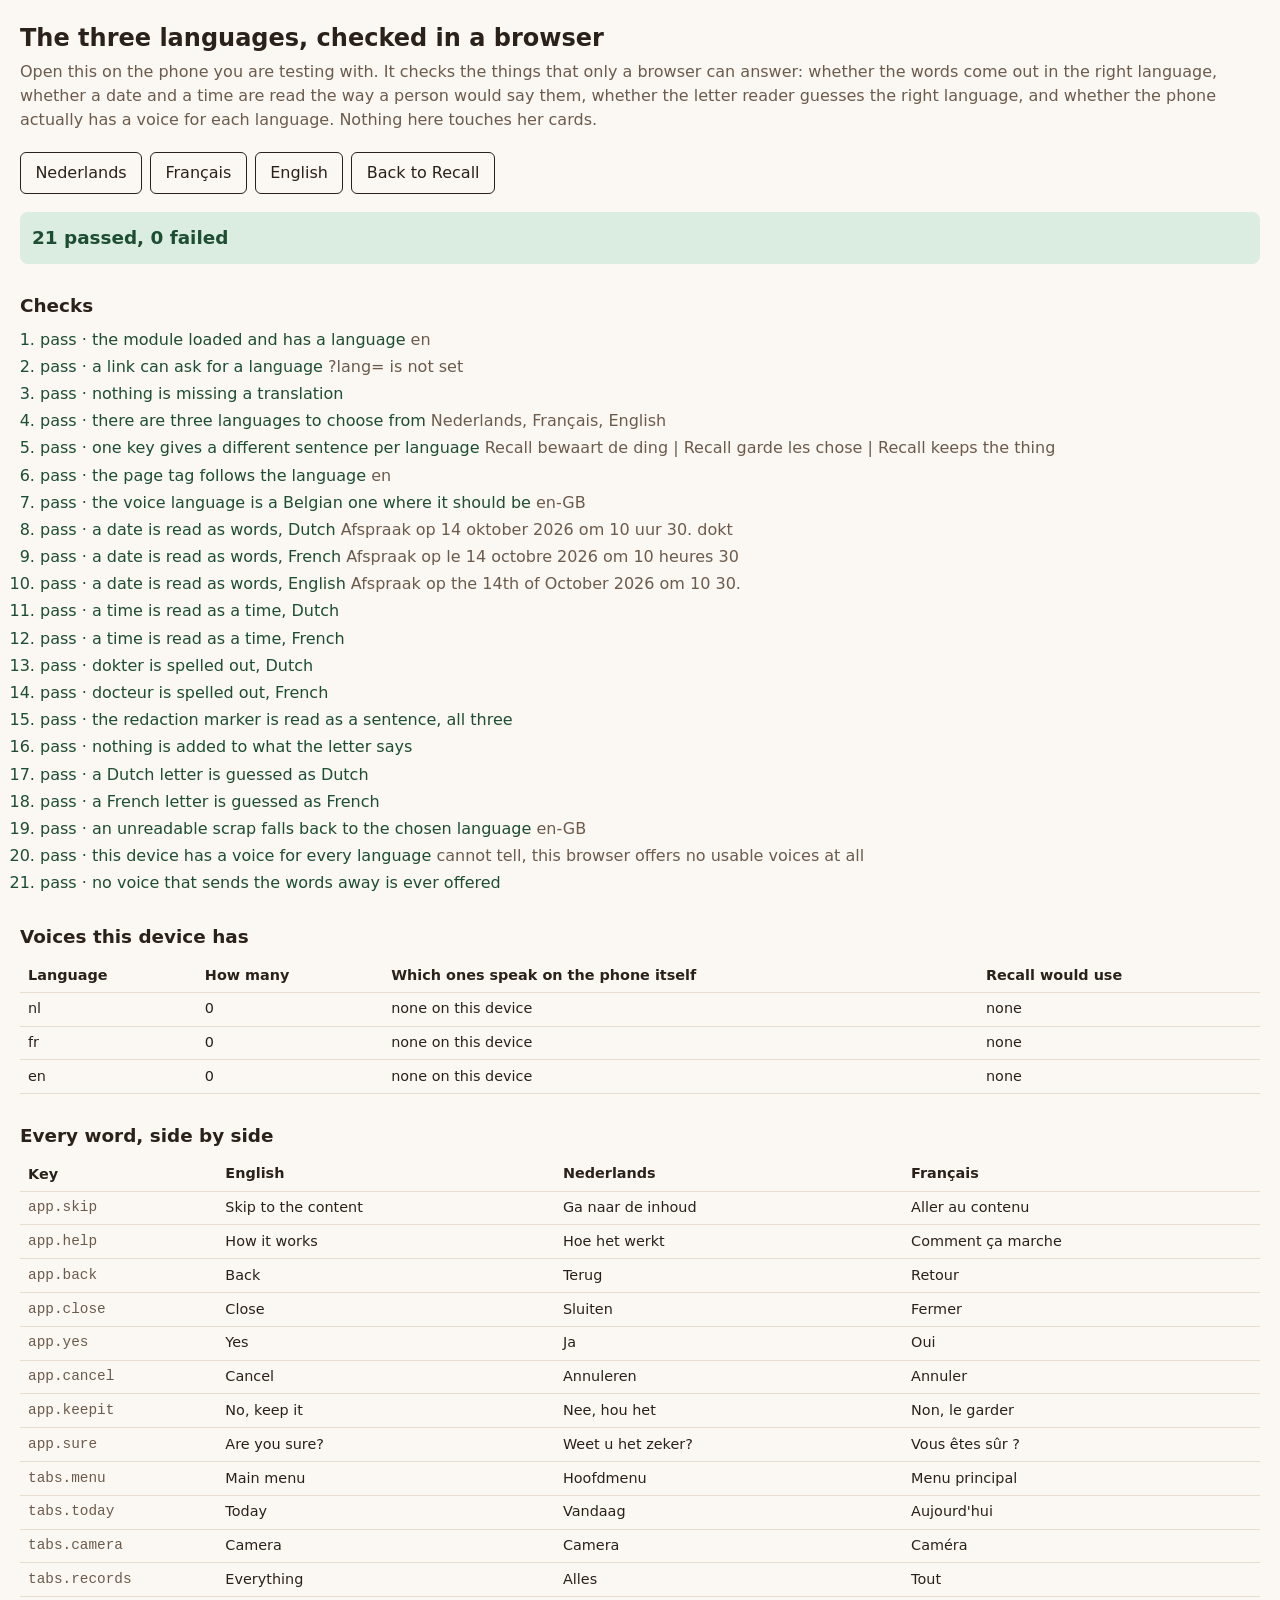
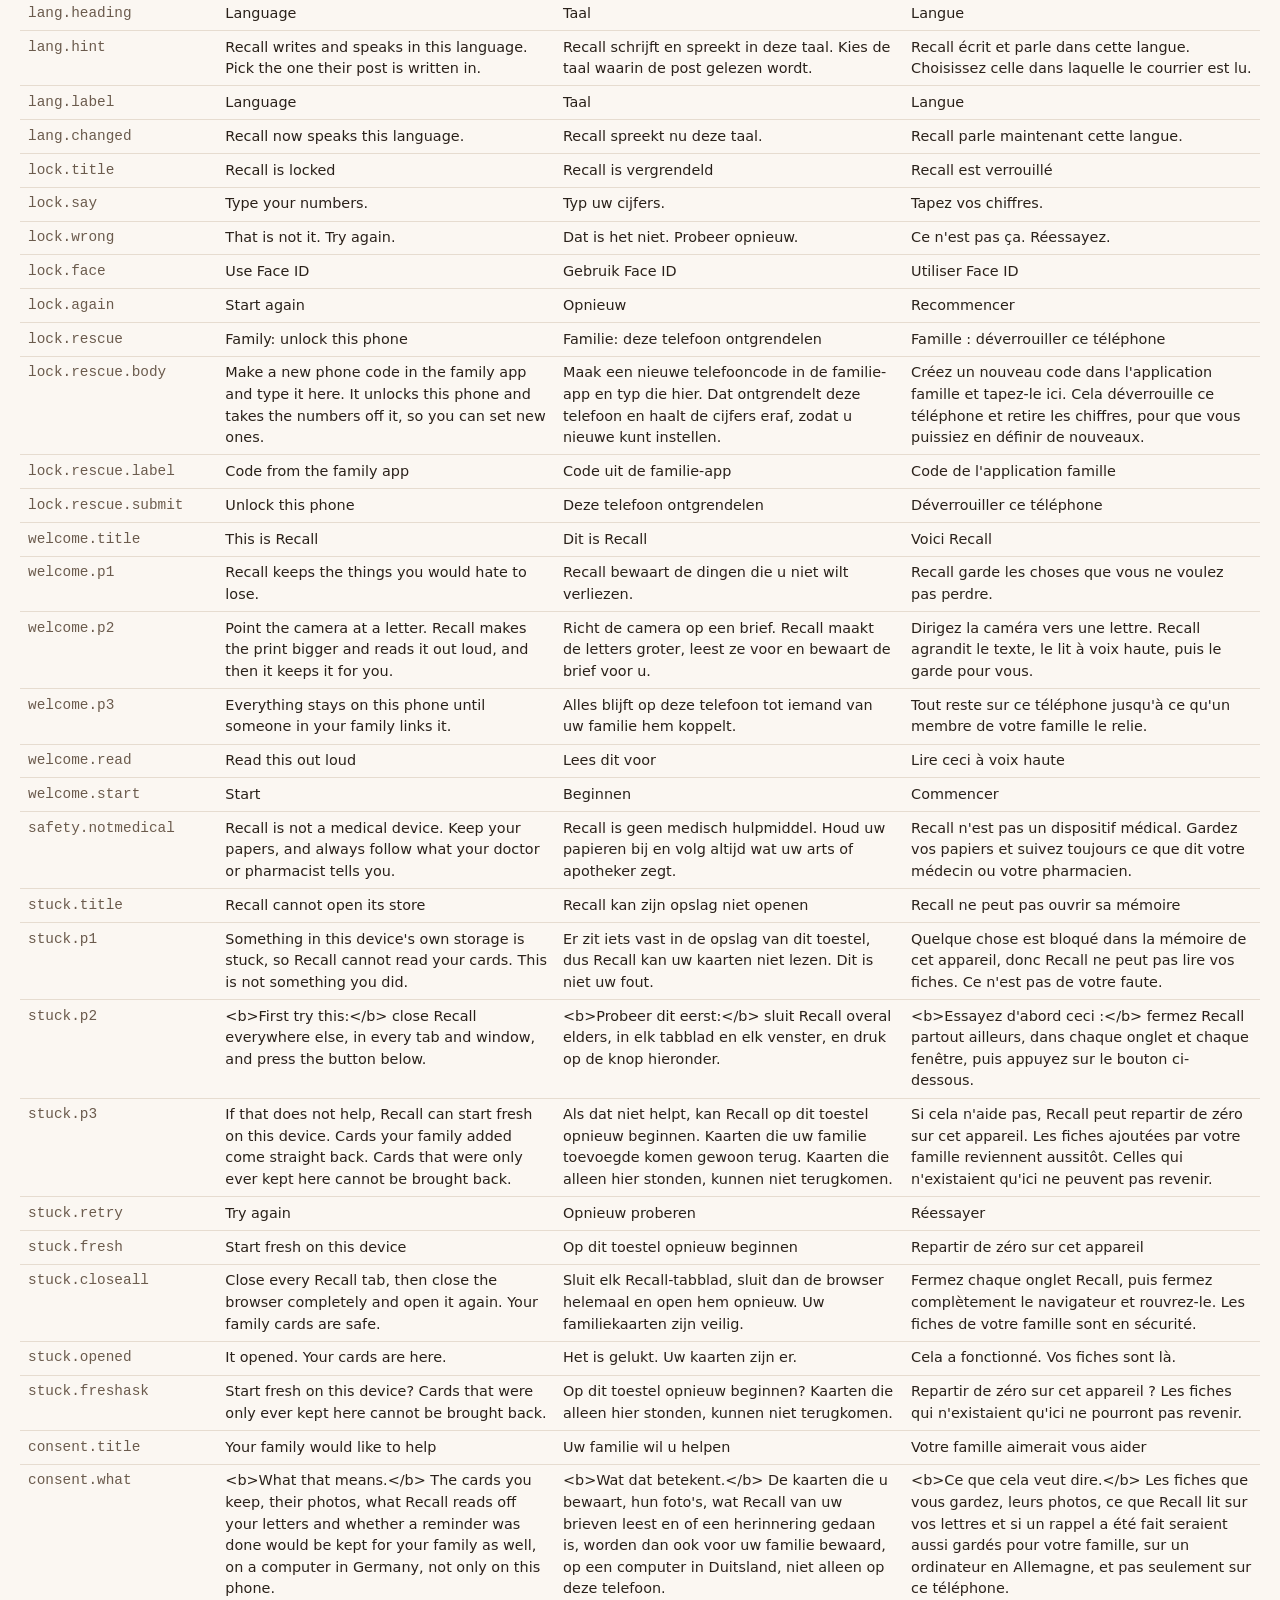
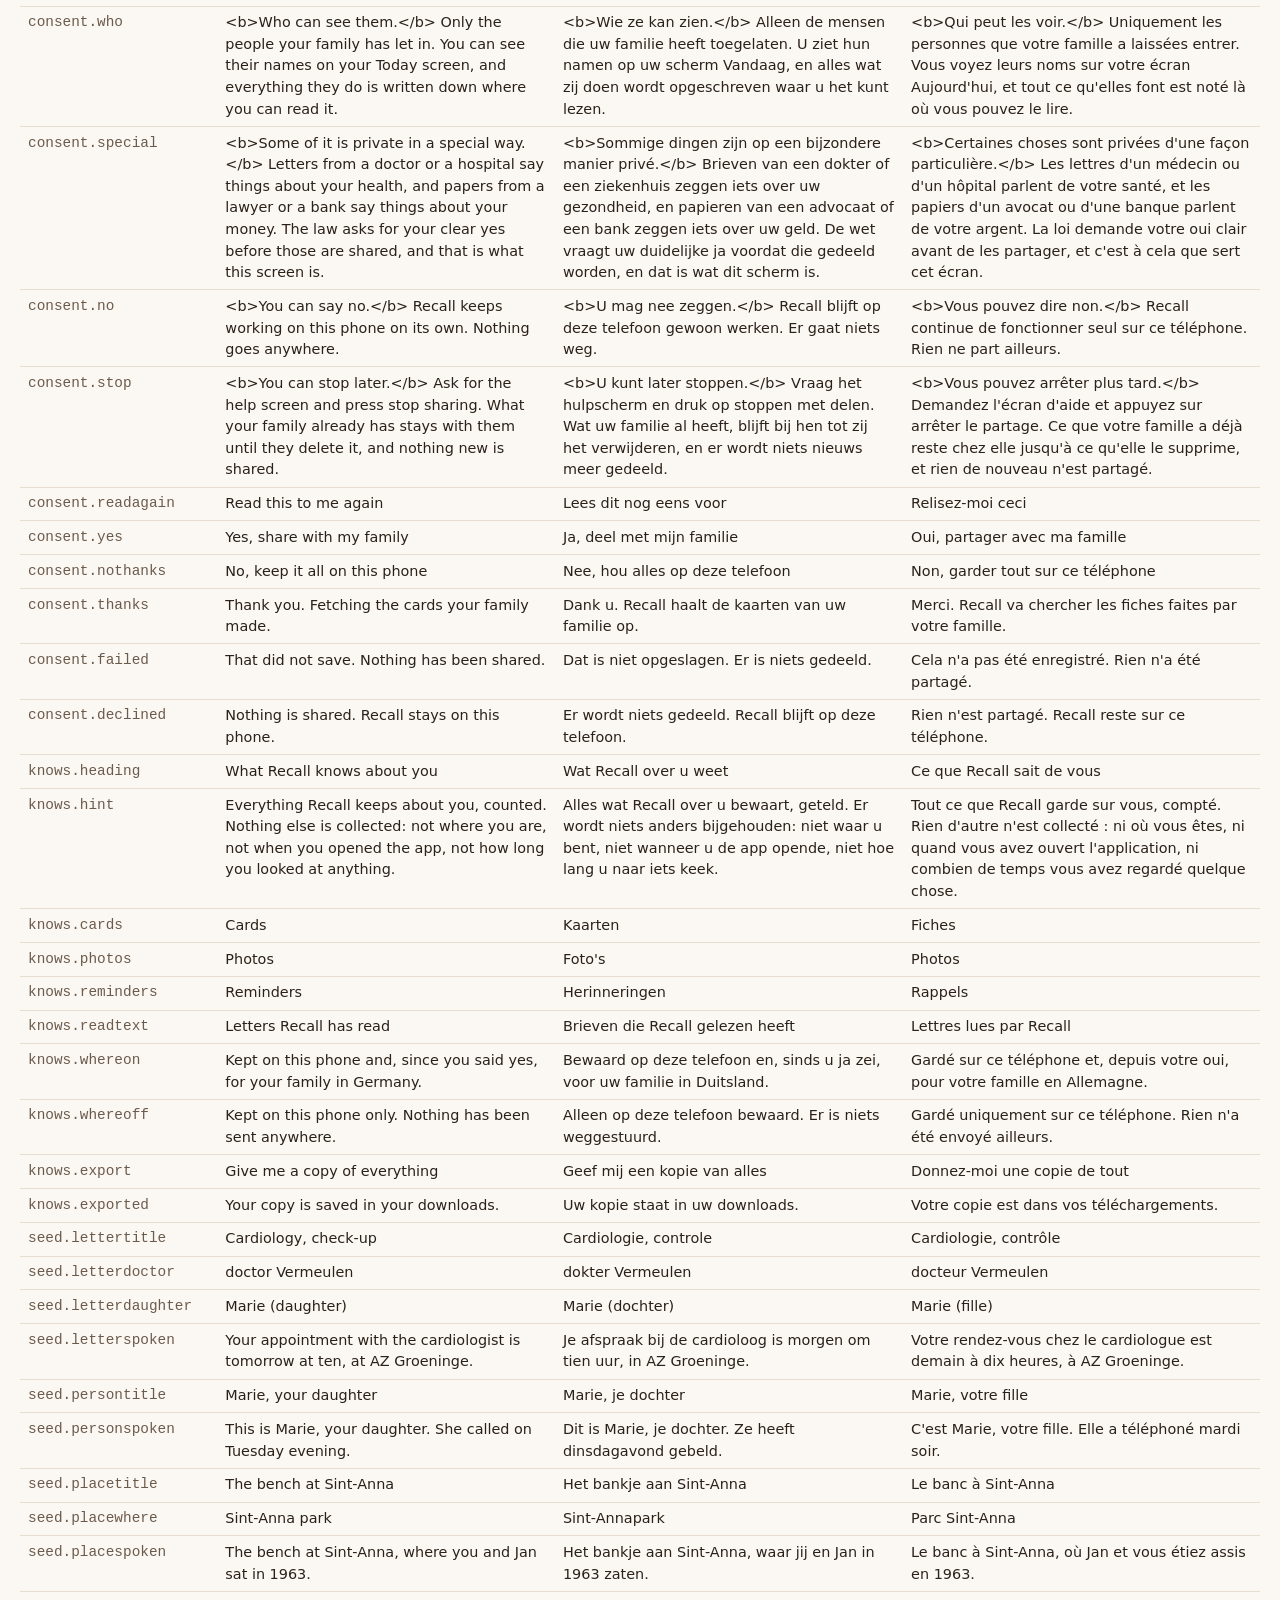
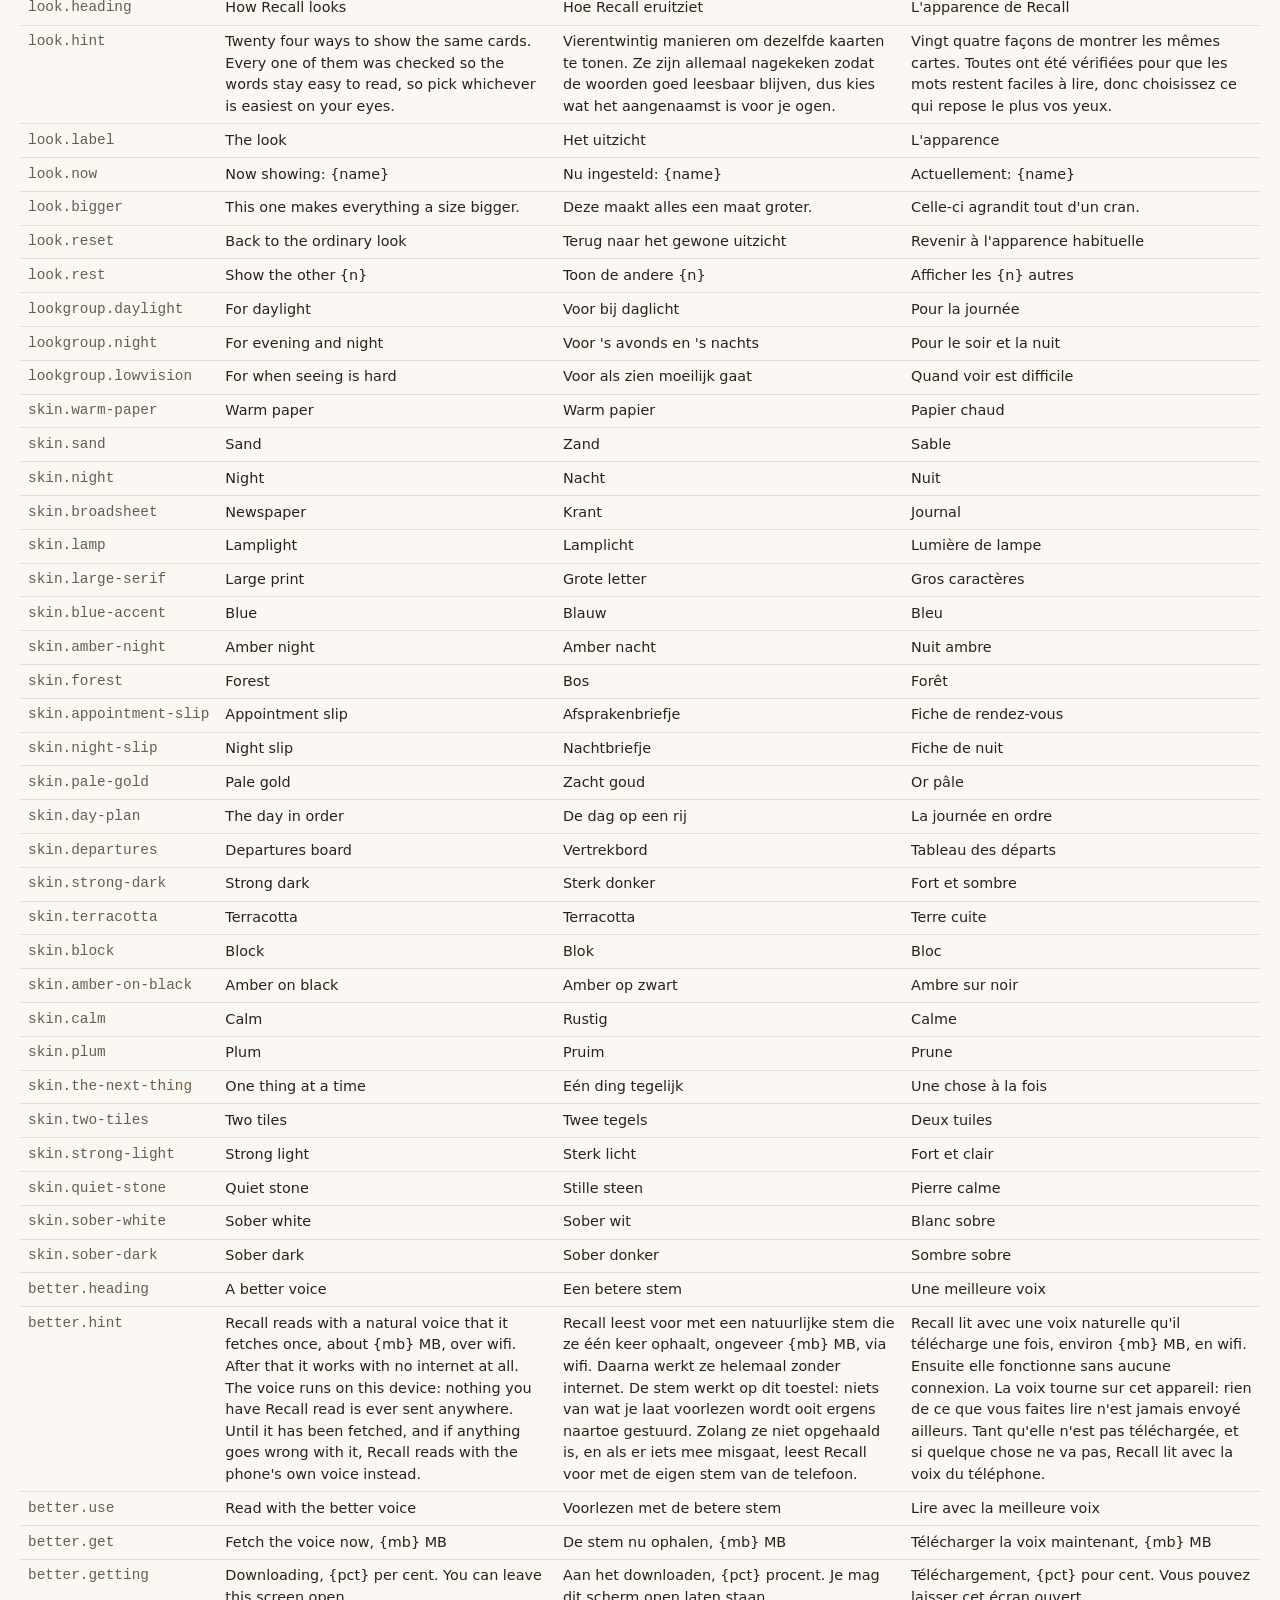
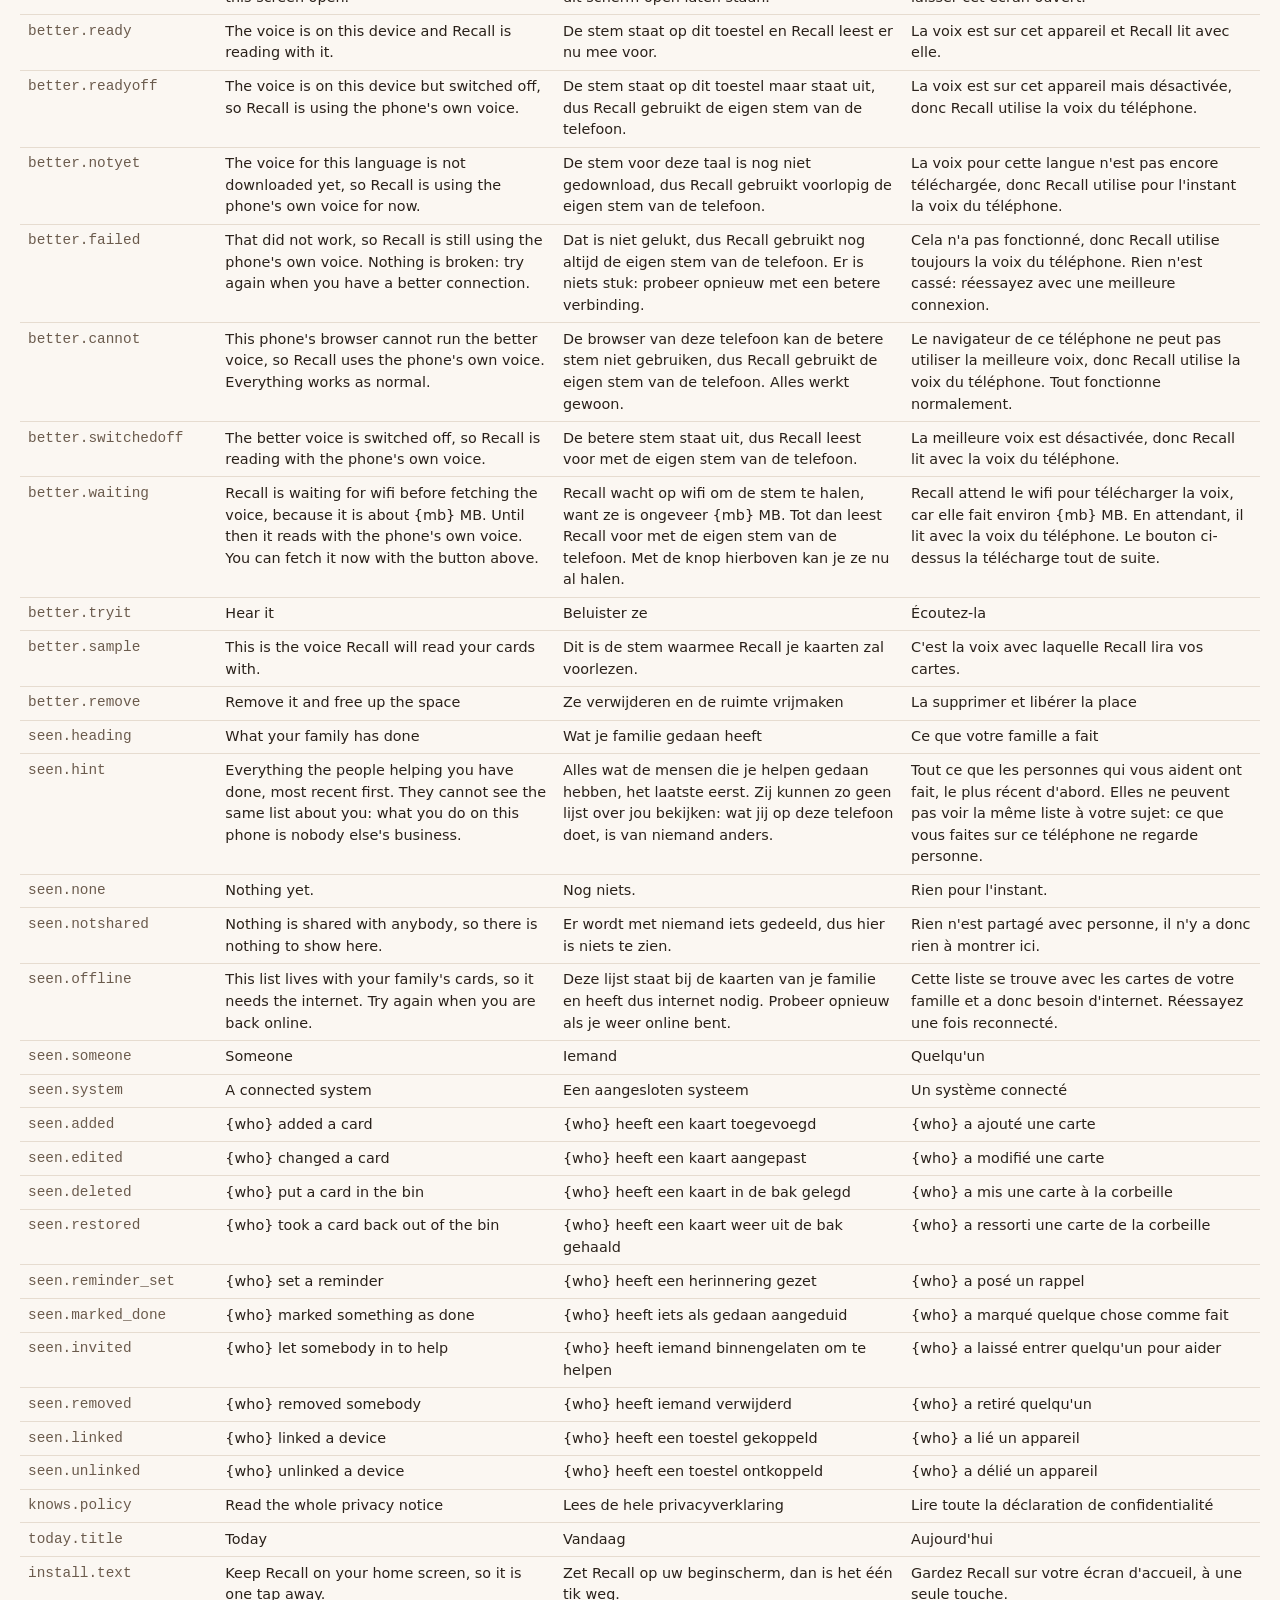
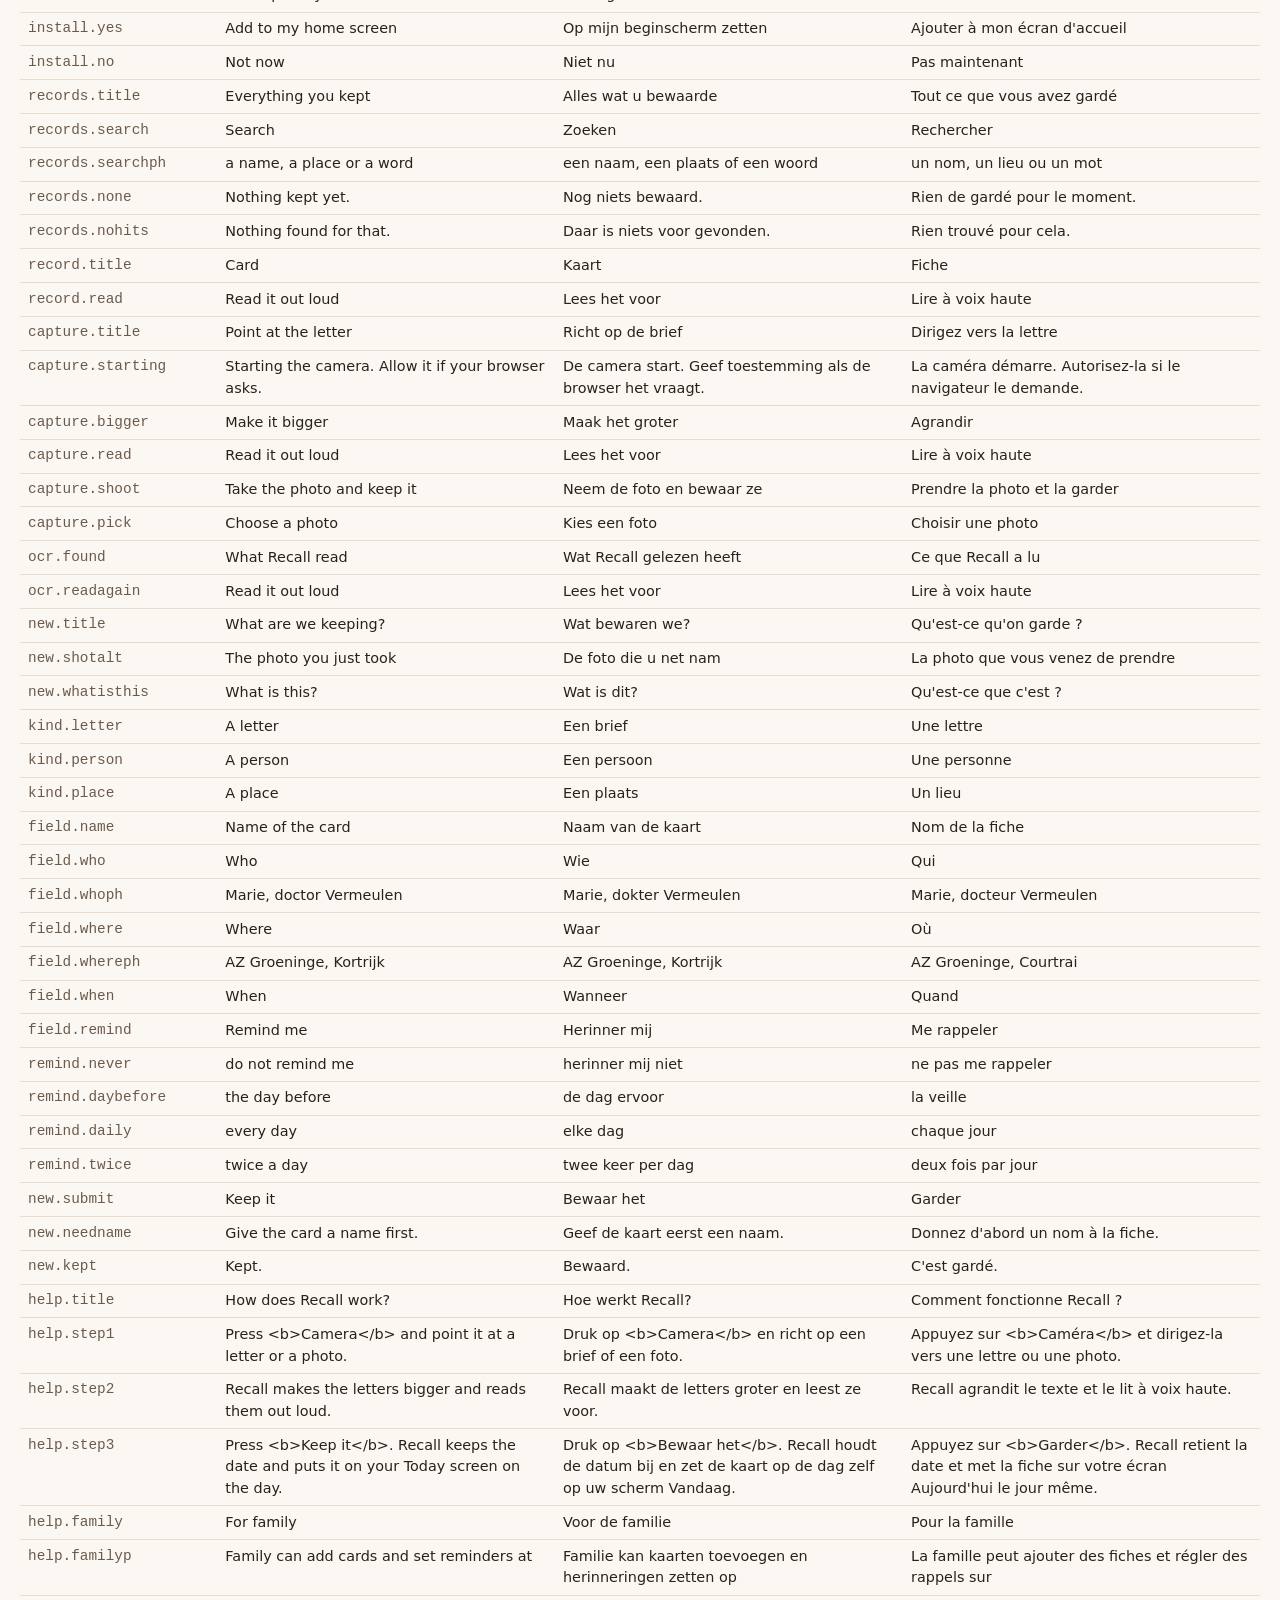
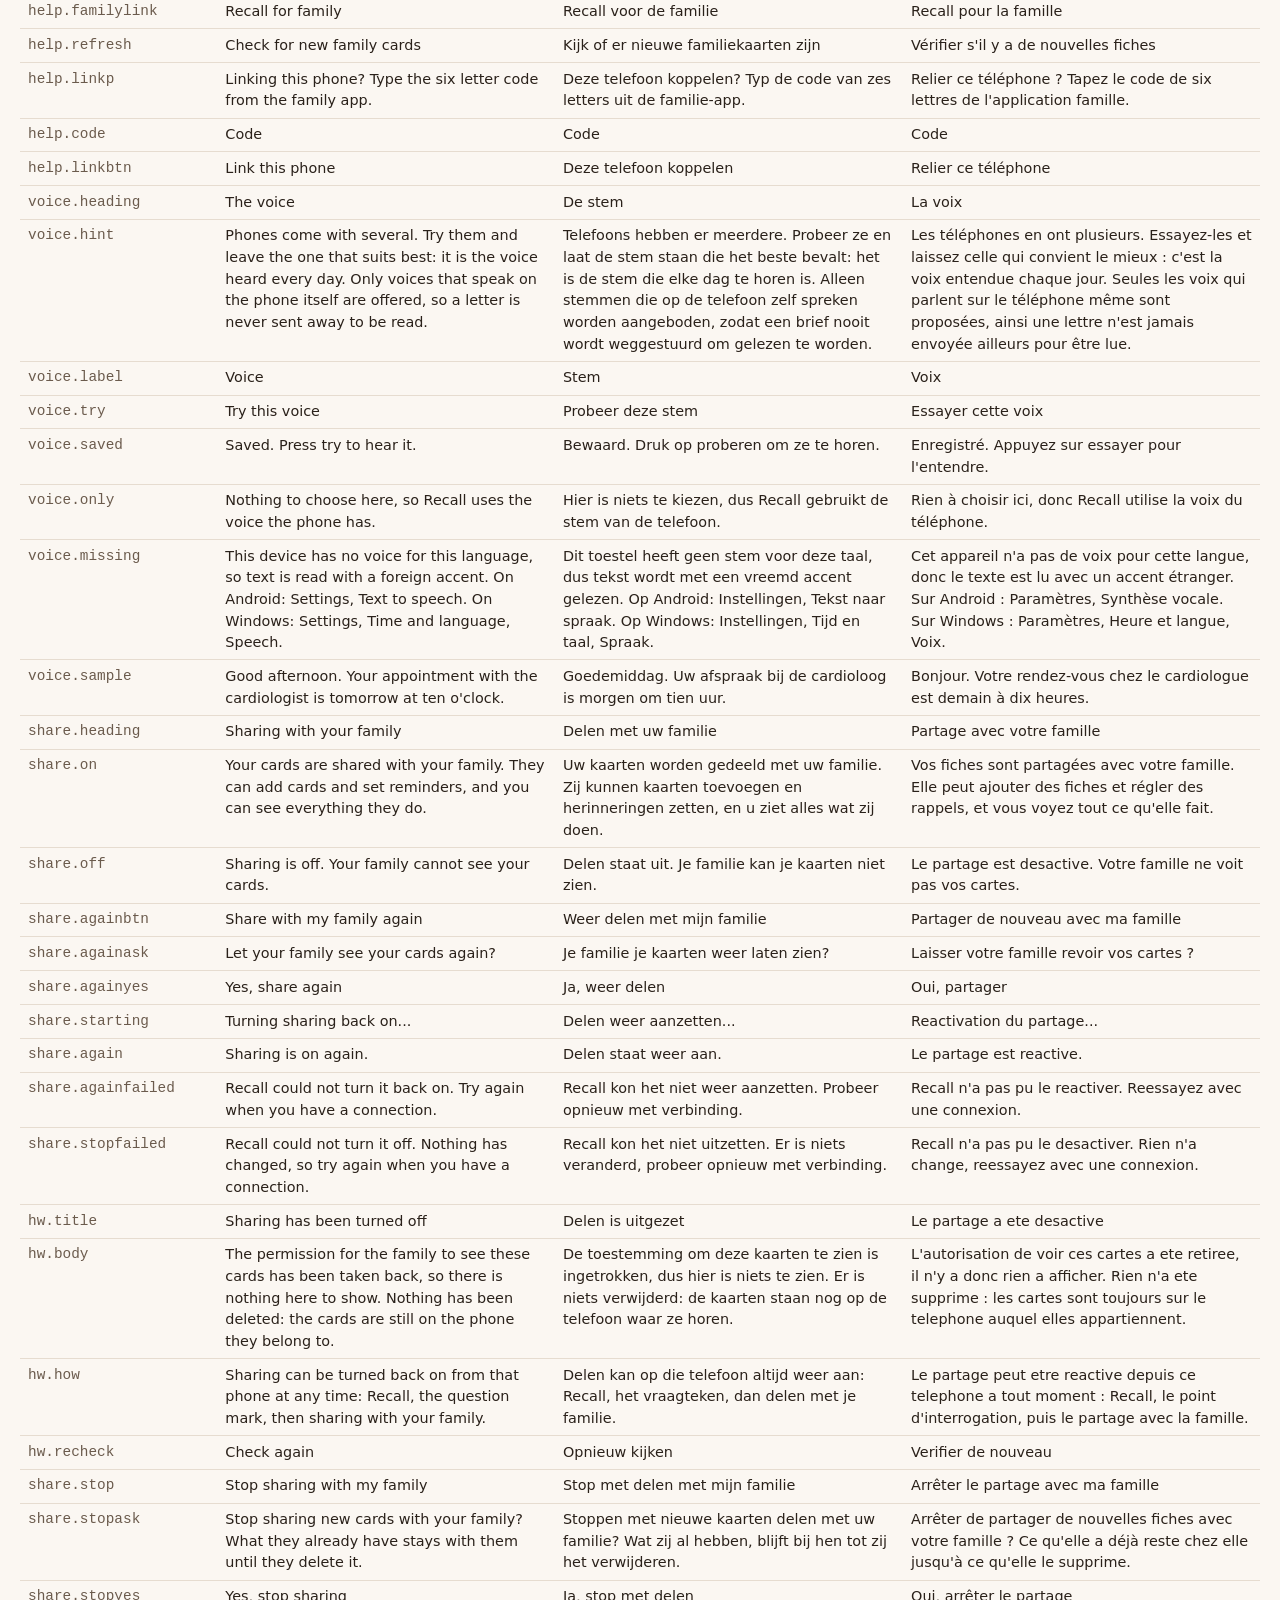
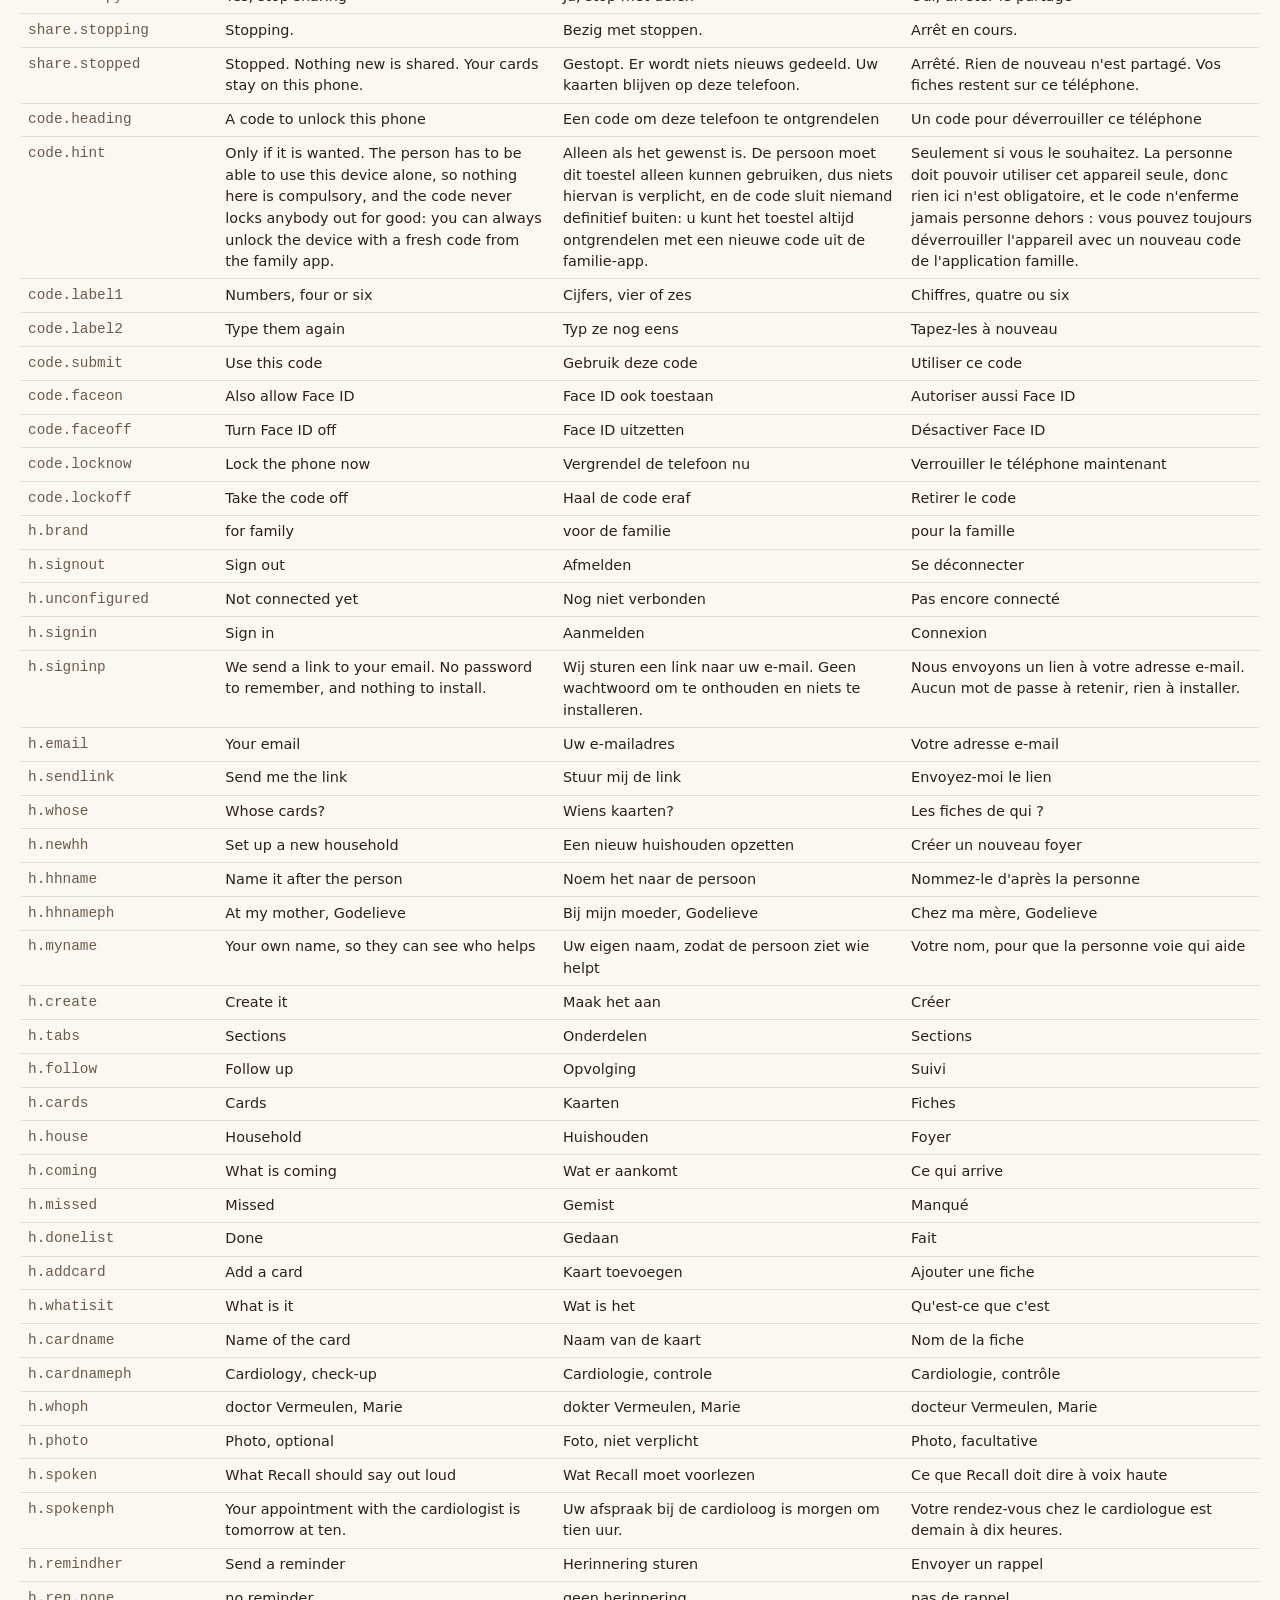
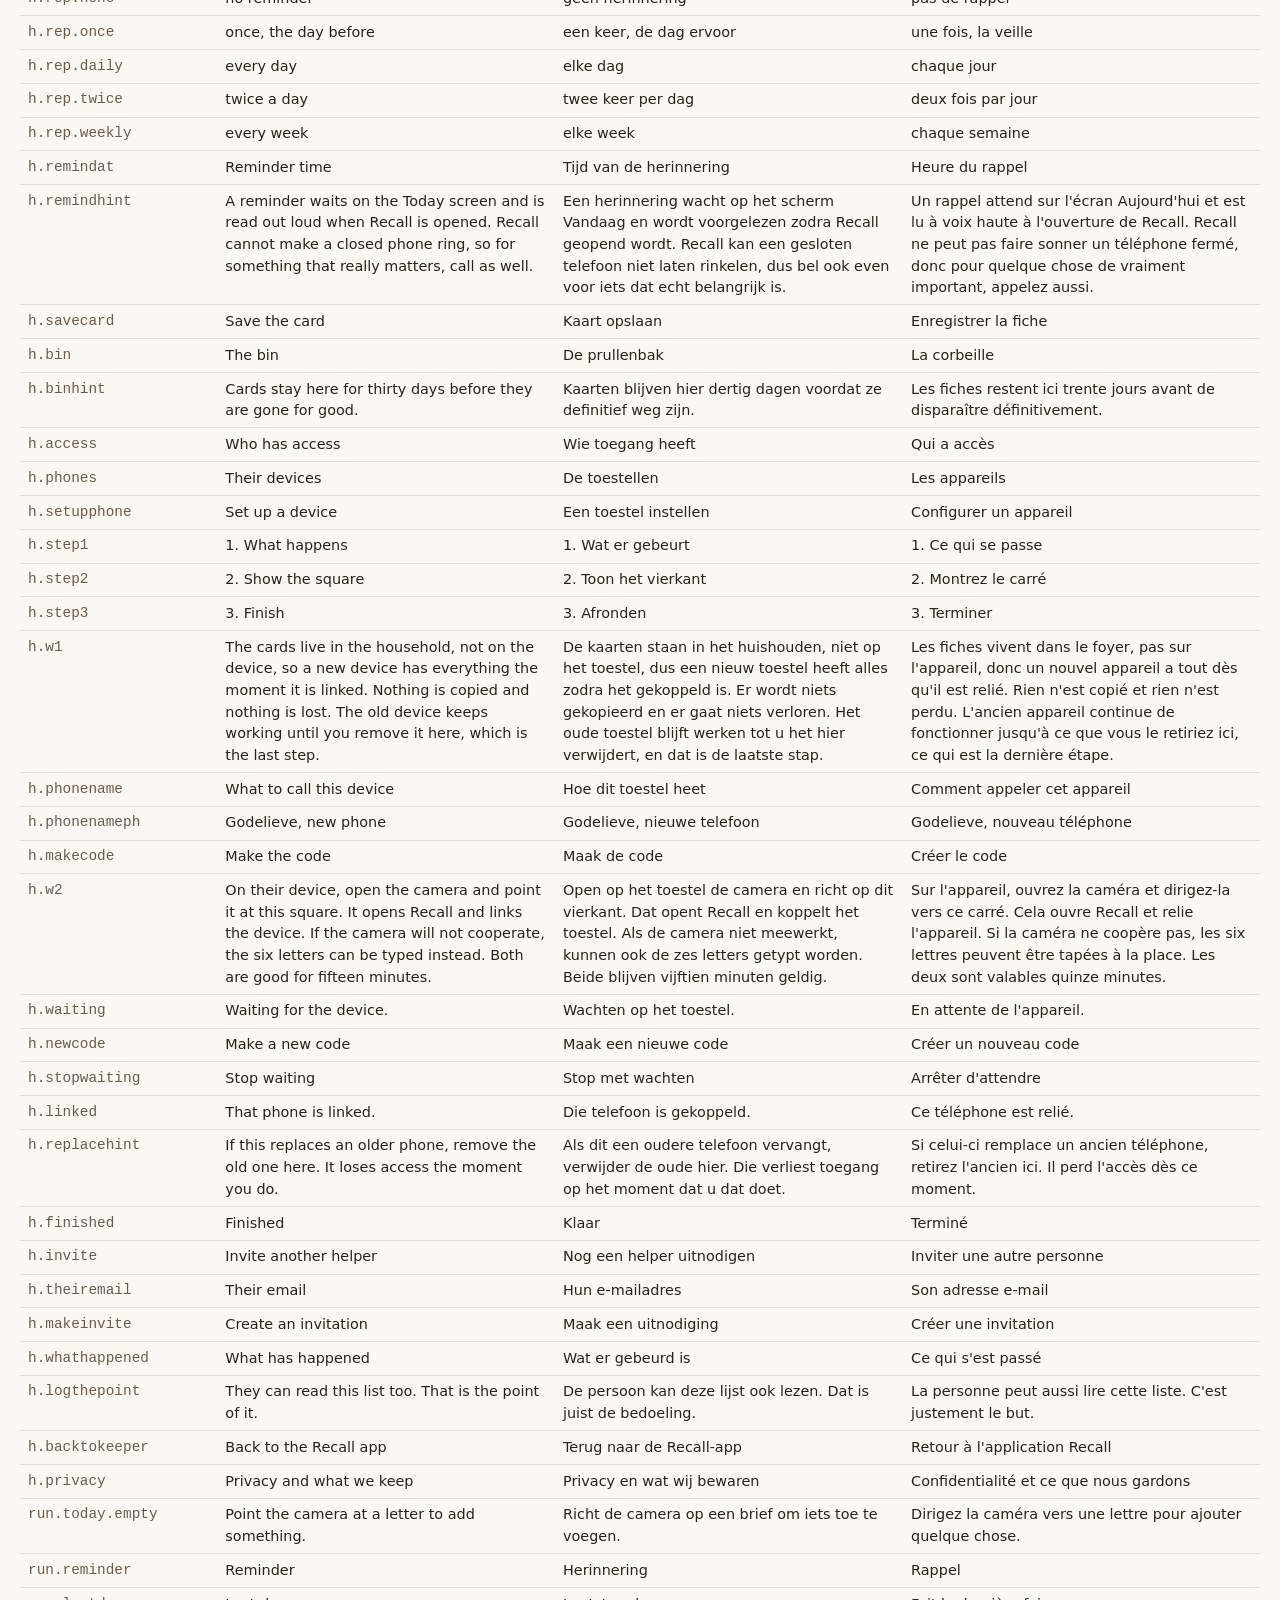
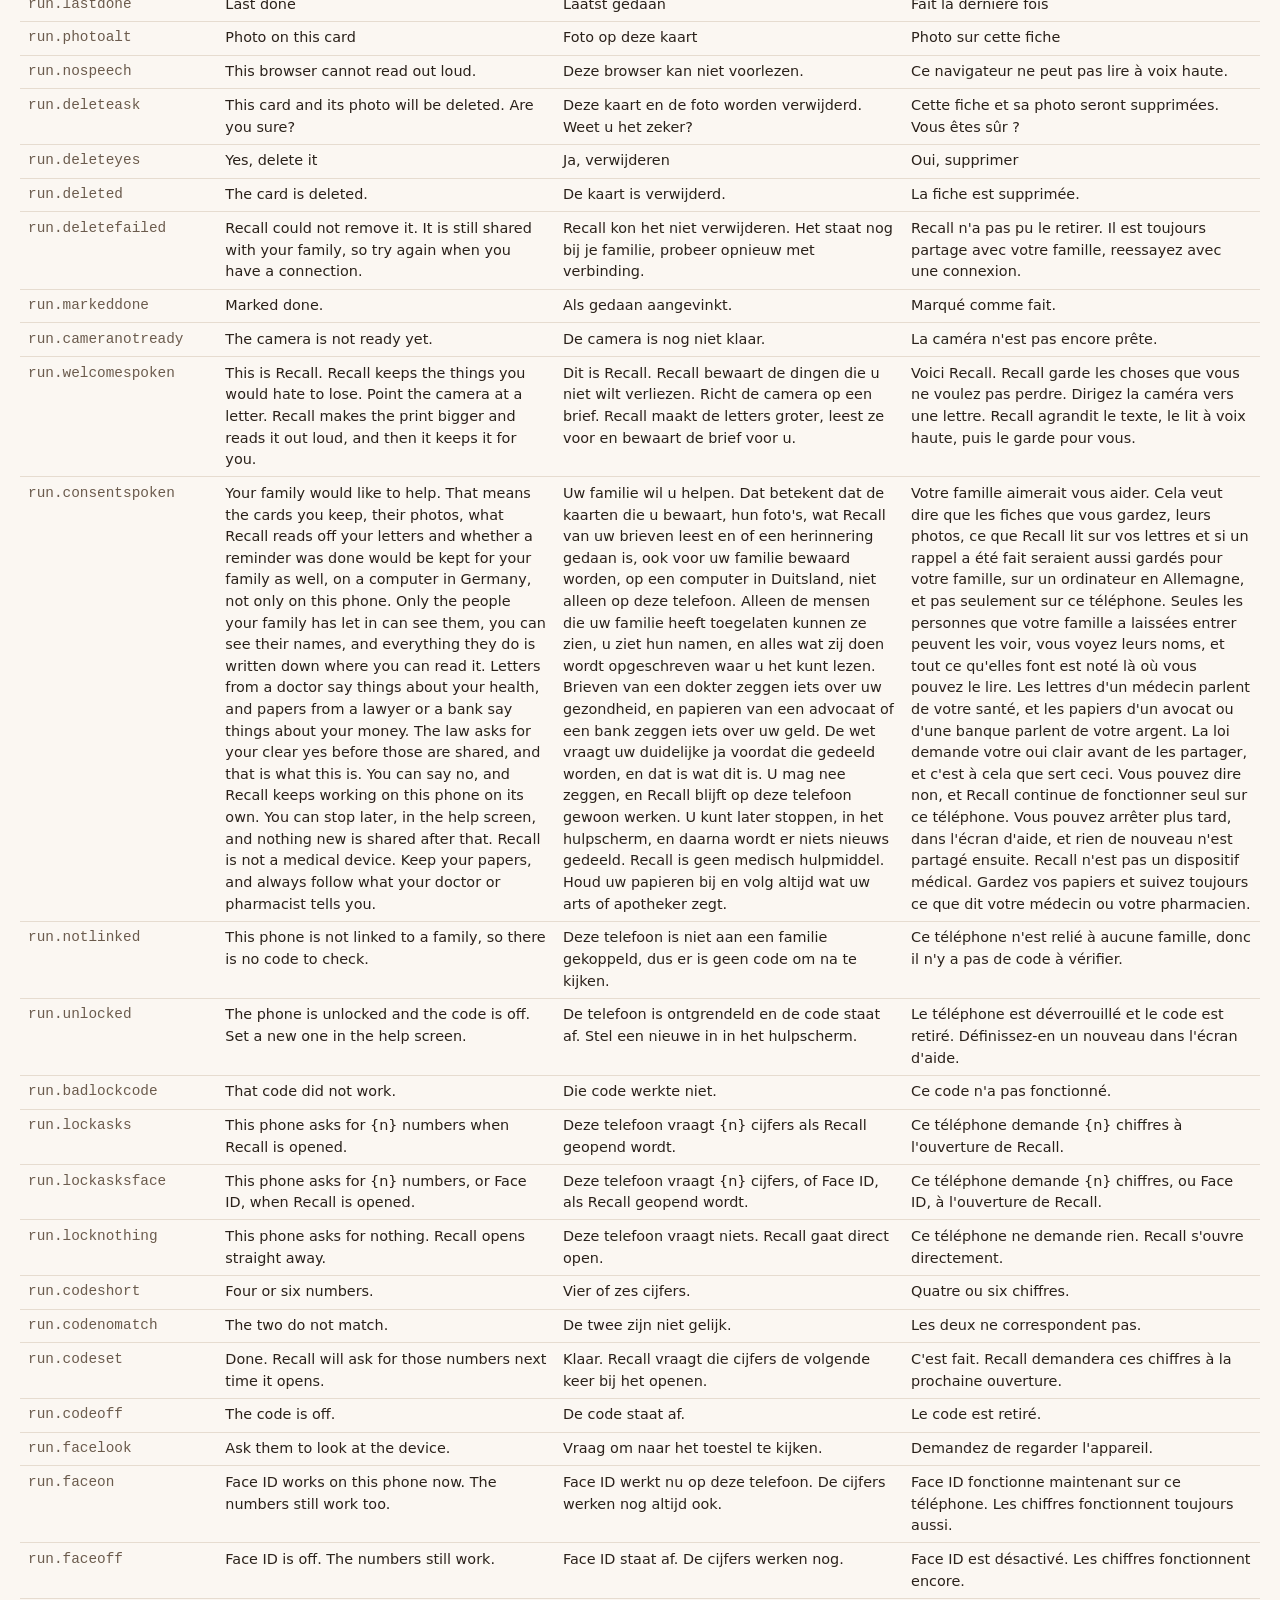
<file: tests/lang.html>
<!DOCTYPE html>
<html lang="en">
<head>
<meta charset="utf-8">
<meta name="viewport" content="width=device-width, initial-scale=1">
<title>Recall, the three languages</title>
<style>
  body {
    margin: 0;
    padding: 1.25rem;
    font: 16px/1.5 system-ui, sans-serif;
    background: #fbf7f2;
    color: #2a211a;
  }
  h1 { font-size: 1.5rem; margin: 0 0 0.25rem; }
  p.lead { margin: 0 0 1.25rem; color: #6b5b4d; }
  h2 { font-size: 1.15rem; margin: 1.75rem 0 0.5rem; }
  #summary { font-weight: 700; font-size: 1.15rem; padding: 0.75rem; border-radius: 8px; }
  #summary.good { background: #dbece1; color: #1d4d33; }
  #summary.bad { background: #f8ded7; color: #86301f; }
  ol.checks { margin: 0.5rem 0; padding-left: 1.25rem; }
  ol.checks li { margin-bottom: 0.2rem; }
  .pass { color: #1d4d33; }
  .fail { color: #86301f; font-weight: 700; }
  table { border-collapse: collapse; width: 100%; font-size: 0.9rem; }
  th, td { text-align: left; vertical-align: top; padding: 0.35rem 0.5rem; border-bottom: 1px solid #e6dcd0; }
  th { position: sticky; top: 0; background: #fbf7f2; }
  td.key { font-family: ui-monospace, monospace; color: #6b5b4d; white-space: nowrap; }
  .bar { display: flex; gap: 0.5rem; flex-wrap: wrap; margin-bottom: 1rem; }
  .bar a { padding: 0.5rem 0.9rem; border: 1px solid #2a211a; border-radius: 6px; text-decoration: none; color: inherit; }
</style>
</head>
<body>

<h1>The three languages, checked in a browser</h1>
<p class="lead">Open this on the phone you are testing with. It checks the things
  that only a browser can answer: whether the words come out in the right
  language, whether a date and a time are read the way a person would say them,
  whether the letter reader guesses the right language, and whether the phone
  actually has a voice for each language. Nothing here touches her cards.</p>

<div class="bar">
  <a href="?lang=nl">Nederlands</a>
  <a href="?lang=fr">Français</a>
  <a href="?lang=en">English</a>
  <a href="../index.html">Back to Recall</a>
</div>

<p id="summary">running</p>

<h2>Checks</h2>
<ol class="checks" id="checks"></ol>

<h2>Voices this device has</h2>
<div id="voices"></div>

<h2>Every word, side by side</h2>
<table id="words">
  <thead><tr><th>Key</th><th>English</th><th>Nederlands</th><th>Français</th></tr></thead>
  <tbody></tbody>
</table>

<script type="module">
import * as i18n from "../js/i18n.js?v=27";
import * as speech from "../js/speech.js?v=27";
import * as ocr from "../js/ocr.js?v=27";

const checks = [];

function check(name, ok, detail) {
  checks.push({ name, ok: Boolean(ok), detail: detail === undefined ? "" : String(detail) });
}

/* the dictionary, from the browser's side */
check("the module loaded and has a language", ["nl", "fr", "en"].includes(i18n.lang()), i18n.lang());
check("a link can ask for a language", true, "?lang= is " +
  (new URL(location.href).searchParams.get("lang") || "not set"));
check("nothing is missing a translation", i18n.missing().length === 0, i18n.missing().slice(0, 3).join("; "));
check("there are three languages to choose from", i18n.LANGUAGES.length === 3,
  i18n.LANGUAGES.map((l) => l.label).join(", "));

/* the same key in three languages must give three different sentences */
const asked = i18n.lang();
const seen = {};
["nl", "fr", "en"].forEach((code) => {
  i18n.setLang(code);
  seen[code] = i18n.t("welcome.p1");
});
i18n.setLang(asked);
check("one key gives a different sentence per language",
  seen.nl !== seen.fr && seen.fr !== seen.en && seen.nl !== seen.en,
  Object.values(seen).map((s) => s.slice(0, 22)).join(" | "));

check("the page tag follows the language", document.documentElement.lang === asked,
  document.documentElement.lang);
check("the voice language is a Belgian one where it should be",
  i18n.spokenLang() === (asked === "en" ? "en-GB" : asked + "-BE"), i18n.spokenLang());

/* how a letter is turned into speech, per language */
const letter = "Afspraak op 14/10/2026 om 10:30\nDr. Vermeulen\nNummer [national number removed]";
const shaped = {
  nl: speech.humanise(letter, "nl-BE"),
  fr: speech.humanise(letter, "fr-BE"),
  en: speech.humanise(letter, "en-GB")
};
check("a date is read as words, Dutch", shaped.nl.includes("14 oktober 2026"), shaped.nl.slice(0, 46));
check("a date is read as words, French", shaped.fr.includes("le 14 octobre 2026"), shaped.fr.slice(0, 46));
check("a date is read as words, English", shaped.en.includes("of October 2026"), shaped.en.slice(0, 46));
check("a time is read as a time, Dutch", shaped.nl.includes("10 uur 30"));
check("a time is read as a time, French", shaped.fr.includes("10 heures 30"));
check("dokter is spelled out, Dutch", shaped.nl.toLowerCase().includes("dokter"));
check("docteur is spelled out, French", shaped.fr.toLowerCase().includes("docteur"));
check("the redaction marker is read as a sentence, all three",
  !shaped.nl.includes("[") && !shaped.fr.includes("[") && !shaped.en.includes("["));
check("nothing is added to what the letter says",
  shaped.nl.includes("Vermeulen") && shaped.fr.includes("Vermeulen"));

/* which language the letter reader thinks it is looking at */
check("a Dutch letter is guessed as Dutch",
  ocr.guessLang("de afspraak is met uw dokter en niet met de andere") === "nl-BE");
check("a French letter is guessed as French",
  ocr.guessLang("le rendez-vous est avec votre docteur et nous vous attendons") === "fr-BE");
check("an unreadable scrap falls back to the chosen language",
  ocr.guessLang("xx yy zz") === i18n.spokenLang(), ocr.guessLang("xx yy zz"));

/* the voices actually on this device */
function voiceReport() {
  const box = document.getElementById("voices");
  const rows = ["nl", "fr", "en"].map((code) => {
    const list = speech.voicesFor(code);
    const picked = speech.pickVoice(code === "en" ? "en-GB" : code + "-BE");
    return "<tr><td>" + code + "</td><td>" + list.length + "</td><td>" +
      (list.map((v) => v.name).join(", ") || "none on this device") + "</td><td>" +
      (picked ? picked.name : "none") + "</td></tr>";
  });
  box.innerHTML = "<table><thead><tr><th>Language</th><th>How many</th>" +
    "<th>Which ones speak on the phone itself</th><th>Recall would use</th></tr></thead><tbody>" +
    rows.join("") + "</tbody></table>";

  const missing = ["nl", "fr", "en"].filter((code) => speech.voicesFor(code).length === 0);
  if (missing.length === 3) {
    // Not one usable voice for any of the three. That is a browser without a
    // speech engine rather than a phone missing a language, and there is
    // nothing to conclude from it either way.
    check("this device has a voice for every language", true,
      "cannot tell, this browser offers no usable voices at all");
  } else {
    check("this device has a voice for every language", missing.length === 0,
      missing.length ? "no voice for: " + missing.join(", ") +
        ". The app says so in the help screen, N15." : "");
  }
  check("no voice that sends the words away is ever offered",
    speech.voicesFor("nl").concat(speech.voicesFor("fr"), speech.voicesFor("en"))
      .every((v) => v.localService !== false && !/online|cloud/i.test(v.name)));
  draw();
}

/* the table of every word */
function wordTable() {
  const body = document.querySelector("#words tbody");
  const rows = i18n.keys().map((key) => {
    const cells = ["nl", "fr", "en"].map((code) => {
      i18n.setLang(code);
      return i18n.t(key);
    });
    i18n.setLang(asked);
    return "<tr><td class='key'>" + key + "</td><td>" + esc(cells[2]) + "</td><td>" +
      esc(cells[0]) + "</td><td>" + esc(cells[1]) + "</td></tr>";
  });
  body.innerHTML = rows.join("");
}

function esc(text) {
  return String(text).replace(/&/g, "&amp;").replace(/</g, "&lt;").replace(/>/g, "&gt;");
}

function draw() {
  const list = document.getElementById("checks");
  list.innerHTML = checks.map((c) =>
    "<li class='" + (c.ok ? "pass" : "fail") + "'>" + (c.ok ? "pass" : "FAIL") + " &middot; " +
    esc(c.name) + (c.detail ? " <span style='color:#6b5b4d'>" + esc(c.detail) + "</span>" : "") + "</li>"
  ).join("");

  const failed = checks.filter((c) => !c.ok).length;
  const summary = document.getElementById("summary");
  summary.textContent = (checks.length - failed) + " passed, " + failed + " failed";
  summary.className = failed ? "bad" : "good";
}

wordTable();
draw();

// The voice list arrives a moment after the page on most browsers.
// Once only, whichever happens first: the list arriving, or the wait running
// out on a browser that never fires the event.
let reported = false;
function reportOnce() {
  if (reported) return;
  reported = true;
  voiceReport();
}

if (speech.canSpeak() && window.speechSynthesis.getVoices().length === 0) {
  window.speechSynthesis.addEventListener("voiceschanged", reportOnce, { once: true });
  window.setTimeout(reportOnce, 1200);
} else {
  reportOnce();
}
</script>
</body>
</html>
</file>
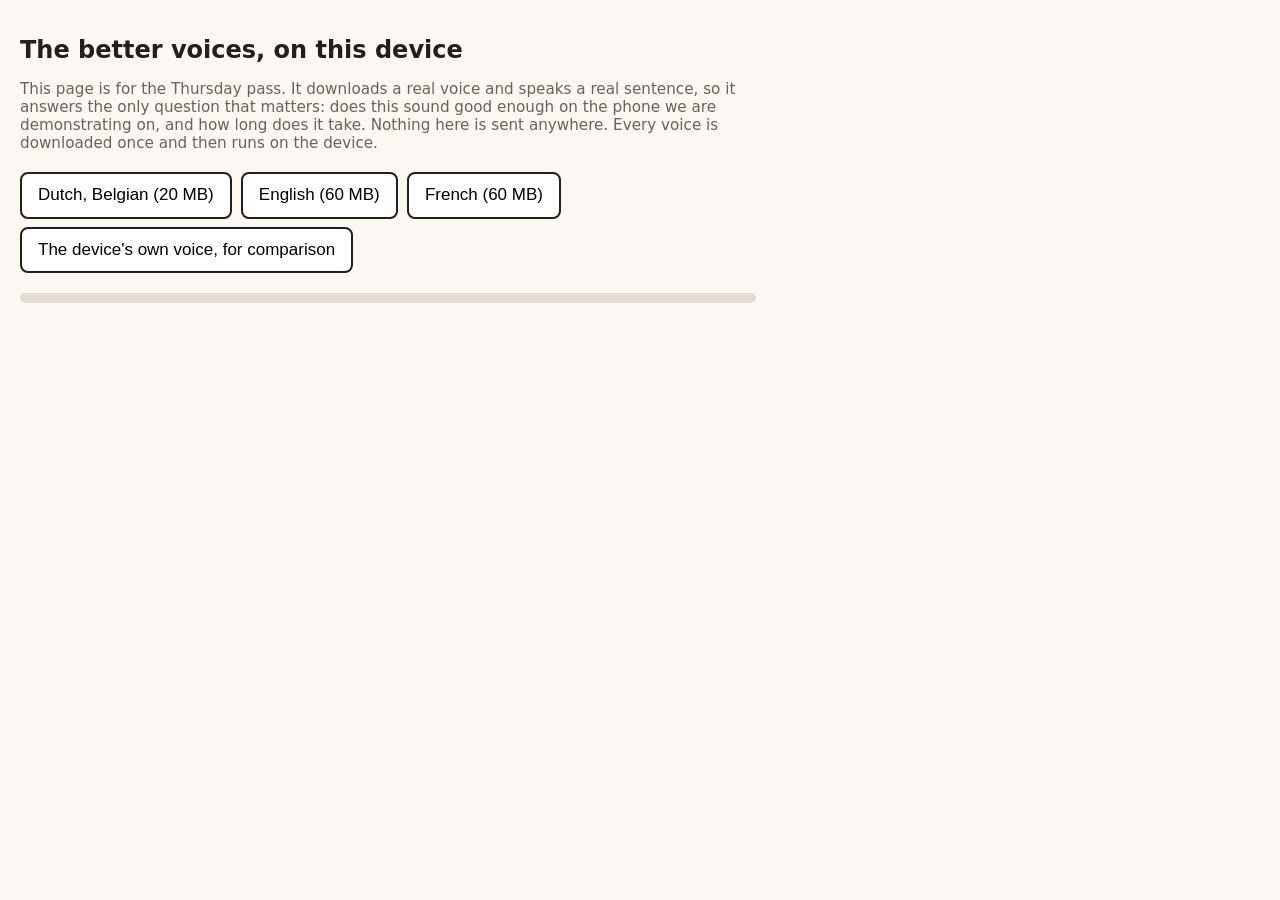
<file: tests/voice.html>
<!doctype html>
<html lang="en">
<meta charset="utf-8">
<meta name="viewport" content="width=device-width, initial-scale=1">
<title>Recall, the better voices</title>

<!-- The Piper package imports "onnxruntime-web/wasm" by name, which only a
     bundler resolves. This app has no bundler, so the name is resolved here
     instead. It also lets us pick the runtime version: the package's own
     default points at a build that does not carry the .mjs files it asks for,
     which is why loading it straight from a CDN fails. -->
<script type="importmap">
{
  "imports": {
    "onnxruntime-web/wasm": "https://cdn.jsdelivr.net/npm/onnxruntime-web@1.19.2/dist/ort.wasm.min.mjs"
  }
}
</script>

<style>
  body { font-family: system-ui, sans-serif; margin: 0; padding: 1.25rem;
         max-width: 46rem; background: #fbf7f1; color: #241f19; }
  h1 { font-size: 1.5rem; }
  li { padding: 0.35rem 0; border-bottom: 1px solid #e5ddd3; font-size: 1rem; }
  .p { color: #14622f; font-weight: 600; }
  .f { color: #a2231d; font-weight: 600; }
  button { font-size: 1.0625rem; padding: 0.7rem 1rem; margin: 0.25rem 0.25rem 0.25rem 0;
           border: 2px solid #241f19; background: #fff; border-radius: 0.5rem; }
  #bar { height: 0.6rem; background: #e5ddd3; border-radius: 1rem; overflow: hidden; margin: 0.5rem 0; }
  #bar i { display: block; height: 100%; width: 0; background: #f0692b; }
  .note { font-size: 0.95rem; color: #6b6257; }
</style>

<h1>The better voices, on this device</h1>
<p class="note">This page is for the Thursday pass. It downloads a real voice and
  speaks a real sentence, so it answers the only question that matters: does this
  sound good enough on the phone we are demonstrating on, and how long does it take.
  Nothing here is sent anywhere. Every voice is downloaded once and then runs on
  the device.</p>

<p>
  <button id="nl">Dutch, Belgian (20 MB)</button>
  <button id="en">English (60 MB)</button>
  <button id="fr">French (60 MB)</button>
  <button id="dev">The device's own voice, for comparison</button>
</p>
<div id="bar"><i></i></div>
<p id="msg" class="note"></p>
<ul id="out"></ul>

<script type="module">
const PIPER = "https://cdn.jsdelivr.net/npm/@mintplex-labs/piper-tts-web@1.0.5/dist/piper-tts-web.js";
const ORT_DIST = "https://cdn.jsdelivr.net/npm/onnxruntime-web@1.19.2/dist/";
const PHONEMES = "https://cdn.jsdelivr.net/npm/@diffusionstudio/piper-wasm@1.0.0/build/";

const SAY = {
  nl: ["nl_BE-nathalie-medium", "U hebt kinesitherapie op dinsdag om half tien in AZ Groeninge."],
  en: ["en_GB-alba-medium", "You have physiotherapy on Tuesday at half past nine."],
  fr: ["fr_FR-siwis-medium", "Vous avez de la kinésithérapie mardi à neuf heures et demie."]
};

const out = document.getElementById("out");
const msg = document.getElementById("msg");
const bar = document.querySelector("#bar i");

function line(ok, text) {
  const li = document.createElement("li");
  li.innerHTML = '<span class="' + (ok ? "p" : "f") + '">' + (ok ? "PASS" : "FAIL") + "</span> " + text;
  out.appendChild(li);
}

async function speak(which) {
  const [voiceId, text] = SAY[which];
  msg.textContent = "Loading " + voiceId + ". The first time, this downloads the voice.";
  bar.style.width = "0";
  const started = performance.now();
  try {
    const tts = await import(PIPER);
    const already = await tts.stored();
    const cached = already.indexOf(voiceId) >= 0;

    const session = await tts.TtsSession.create({
      voiceId: voiceId,
      wasmPaths: {
        onnxWasm: ORT_DIST,
        piperData: PHONEMES + "piper_phonemize.data",
        piperWasm: PHONEMES + "piper_phonemize.wasm"
      },
      progress: (p) => {
        if (p && p.total) bar.style.width = Math.round(p.loaded * 100 / p.total) + "%";
      }
    });
    const loaded = Math.round((performance.now() - started) / 100) / 10;
    line(true, voiceId + " loaded in " + loaded + "s" + (cached ? ", already on the device" : ", downloaded now"));

    const t1 = performance.now();
    const wav = await session.predict(text);
    const spoke = Math.round((performance.now() - t1) / 100) / 10;
    line(true, "made " + Math.round(wav.size / 1024) + " KB of audio in " + spoke + "s");

    const ctx = new (window.AudioContext || window.webkitAudioContext)();
    const decoded = await ctx.decodeAudioData(await wav.arrayBuffer());
    line(decoded.duration > 1,
      "it is real audio: " + (Math.round(decoded.duration * 100) / 100) + "s long at " +
      decoded.sampleRate + " Hz");
    line(spoke < decoded.duration * 3,
      "fast enough to be worth it: " + spoke + "s of work for " +
      (Math.round(decoded.duration * 10) / 10) + "s of speech");

    const audio = new Audio(URL.createObjectURL(wav));
    audio.play();
    msg.textContent = "Speaking. Listen to it: is this better than the device's own voice?";
  } catch (err) {
    line(false, voiceId + " did not work: " + String(err && err.message || err).slice(0, 140));
    msg.textContent = "That is what the fallback is for. The app would have used the device voice here.";
  }
}

document.getElementById("nl").addEventListener("click", () => speak("nl"));
document.getElementById("en").addEventListener("click", () => speak("en"));
document.getElementById("fr").addEventListener("click", () => speak("fr"));

document.getElementById("dev").addEventListener("click", () => {
  const u = new SpeechSynthesisUtterance("U hebt kinesitherapie op dinsdag om half tien in AZ Groeninge.");
  u.lang = "nl-BE";
  const voices = window.speechSynthesis.getVoices();
  const dutch = voices.filter((v) => v.lang && v.lang.toLowerCase().indexOf("nl") === 0);
  line(dutch.length > 0, "the device has " + dutch.length + " Dutch voice(s): " +
    (dutch.map((v) => v.name + " (" + v.lang + ")").join(", ") || "none, so it will not sound Dutch"));
  window.speechSynthesis.speak(u);
  msg.textContent = "That is the voice the app uses today.";
});
</script>
</html>
</file>
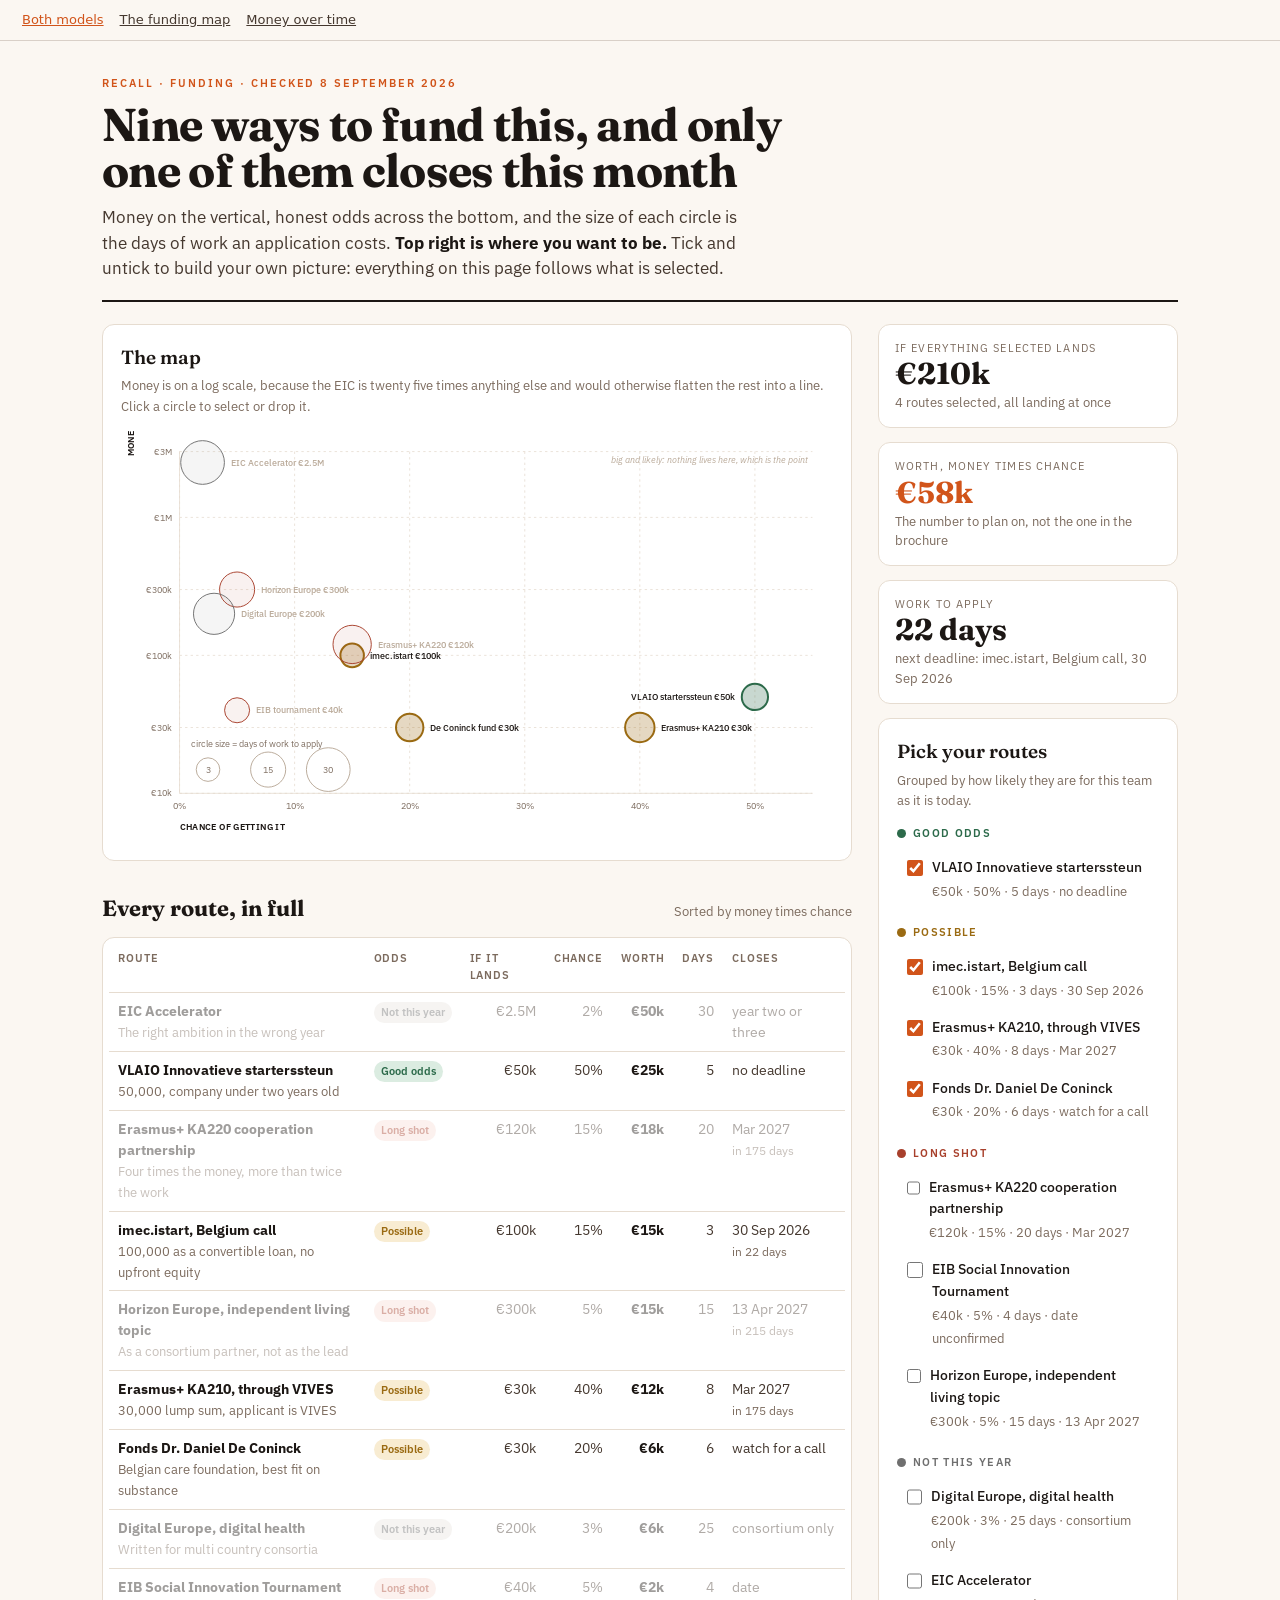
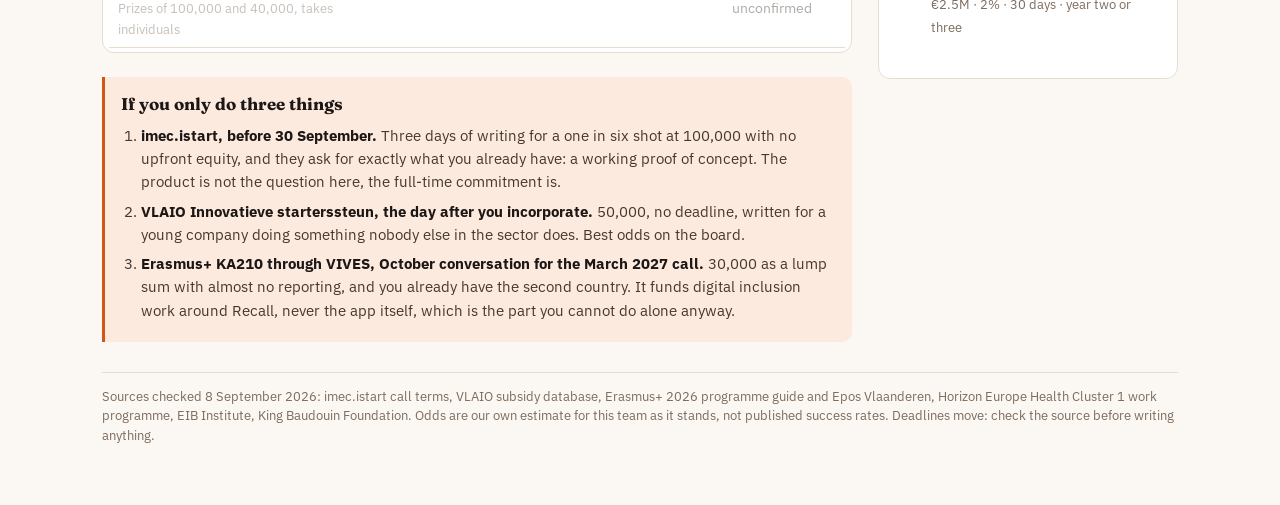
<file: m/a5d1392bbee7da00d8/funding-map.html>
<!doctype html>
<html lang="en">
<head>
<meta charset="utf-8">
<meta name="viewport" content="width=device-width, initial-scale=1">
<!-- The link is not meant to be found by searching for it. A project page
     cannot serve a useful robots.txt, so the instruction goes on the page. -->
<meta name="robots" content="noindex, nofollow, noarchive, nosnippet">
<meta name="referrer" content="no-referrer">
<link rel="icon" href="../../favicon.ico">
<style>
  html { color-scheme: light dark; }
  body { margin: 0; }
  img { max-width: 100%; }
  [hidden] { display: none !important; }
</style>
<title>Recall Funding Map</title>
<link rel="stylesheet" href="https://fonts.googleapis.com/css2?family=Fraunces:opsz,wght@9..144,500;9..144,700&family=IBM+Plex+Sans:wght@400;500;600&display=swap">
<style>
  :root {
    --ink: #1c1714;
    --body: #45382f;
    --mid: #7c6b5e;
    --faint: #b9a998;
    --paper: #fbf7f2;
    --card: #ffffff;
    --rule: #e6dcd0;
    --accent: #d1541a;
    --accent-soft: #fdeadf;
    --good: #2c6a4a;
    --good-soft: #dbece1;
    --maybe: #9a6a12;
    --maybe-soft: #f8ecd2;
    --far: #a8402c;
    --far-soft: #f8e0d9;
    --grey: #6f6f6f;
    --grey-soft: #eae6e1;
    color-scheme: light dark;
  }
  @media (prefers-color-scheme: dark) {
    :root:not([data-theme="light"]) {
      --ink: #f6efe8;
      --body: #ddd0c4;
      --mid: #a2907f;
      --faint: #6b5c4e;
      --paper: #17130f;
      --card: #211a15;
      --rule: #3a2f26;
      --accent: #ff8b4d;
      --accent-soft: #3a2116;
      --good: #7fc79b;
      --good-soft: #1c3428;
      --maybe: #e0b055;
      --maybe-soft: #362a13;
      --far: #f0907a;
      --far-soft: #3a1f19;
      --grey: #9c9c9c;
      --grey-soft: #2a2521;
    }
  }
  :root[data-theme="dark"] {
    --ink: #f6efe8;
    --body: #ddd0c4;
    --mid: #a2907f;
    --faint: #6b5c4e;
    --paper: #17130f;
    --card: #211a15;
    --rule: #3a2f26;
    --accent: #ff8b4d;
    --accent-soft: #3a2116;
    --good: #7fc79b;
    --good-soft: #1c3428;
    --maybe: #e0b055;
    --maybe-soft: #362a13;
    --far: #f0907a;
    --far-soft: #3a1f19;
    --grey: #9c9c9c;
    --grey-soft: #2a2521;
  }

  * { box-sizing: border-box; }
  body {
    margin: 0;
    background: var(--paper);
    color: var(--body);
    font-family: "IBM Plex Sans", system-ui, sans-serif;
    font-size: 15px;
    line-height: 1.55;
    font-variant-numeric: tabular-nums;
  }
  .wrap { max-width: 1120px; margin: 0 auto; padding: 34px 22px 60px; }

  header { border-bottom: 2px solid var(--ink); padding-bottom: 18px; margin-bottom: 22px; }
  .eyebrow {
    font-size: 11px; letter-spacing: 0.18em; text-transform: uppercase;
    color: var(--accent); font-weight: 600; margin: 0 0 10px;
  }
  h1 {
    font-family: "Fraunces", Georgia, serif;
    font-weight: 700;
    font-size: clamp(30px, 4.4vw, 46px);
    line-height: 1.02;
    letter-spacing: -0.015em;
    margin: 0 0 10px;
    color: var(--ink);
    text-wrap: balance;
  }
  .lede { max-width: 66ch; margin: 0; color: var(--body); font-size: 16.5px; }
  .lede b { color: var(--ink); }

  .layout { display: grid; grid-template-columns: minmax(0, 1fr) 300px; gap: 26px; align-items: start; }
  @media (max-width: 900px) { .layout { grid-template-columns: 1fr; } }

  .panel {
    background: var(--card);
    border: 1px solid var(--rule);
    border-radius: 12px;
    padding: 18px;
  }
  .panel h2, .side h2 {
    font-family: "Fraunces", Georgia, serif;
    font-size: 19px; font-weight: 600; color: var(--ink);
    margin: 0 0 4px;
  }
  .panel .hint, .side .hint { color: var(--mid); font-size: 13px; margin: 0 0 14px; }

  /* the map */
  .chart-holder { overflow-x: auto; }
  svg { display: block; width: 100%; height: auto; min-width: 620px; }
  .axis-line { stroke: var(--rule); stroke-width: 1; }
  .grid-line { stroke: var(--rule); stroke-width: 1; stroke-dasharray: 3 4; }
  .axis-text { fill: var(--mid); font-size: 11px; font-family: "IBM Plex Sans", sans-serif; }
  .axis-title { fill: var(--ink); font-size: 12px; font-weight: 600; letter-spacing: 0.04em; text-transform: uppercase; }
  .bubble { cursor: pointer; transition: opacity .15s ease, stroke-width .15s ease; }
  .bubble-label { font-size: 11.5px; font-weight: 500; pointer-events: none; }
  .zone-text { fill: var(--faint); font-size: 11px; font-style: italic; }

  /* controls */
  .band-group { margin-bottom: 14px; }
  .band-title {
    font-size: 11px; letter-spacing: 0.12em; text-transform: uppercase;
    font-weight: 600; margin: 0 0 7px; display: flex; align-items: center; gap: 7px;
  }
  .dot { width: 9px; height: 9px; border-radius: 50%; display: inline-block; }
  .pick {
    display: flex; gap: 9px; align-items: flex-start;
    padding: 7px 9px; border-radius: 8px; cursor: pointer;
    border: 1px solid transparent;
  }
  .pick:hover { background: var(--grey-soft); }
  .pick input { margin: 3px 0 0; accent-color: var(--accent); width: 16px; height: 16px; }
  .pick .name { color: var(--ink); font-weight: 500; font-size: 14px; display: block; }
  .pick .meta { color: var(--mid); font-size: 12.5px; }

  /* totals */
  .side { position: sticky; top: 18px; display: flex; flex-direction: column; gap: 14px; }
  .figure { border: 1px solid var(--rule); border-radius: 12px; background: var(--card); padding: 15px 16px; }
  .figure .k { font-size: 11px; letter-spacing: 0.1em; text-transform: uppercase; color: var(--mid); }
  .figure .v { font-family: "Fraunces", Georgia, serif; font-size: 30px; font-weight: 700; color: var(--ink); line-height: 1.1; }
  .figure .v.accent { color: var(--accent); }
  .figure .n { font-size: 12.5px; color: var(--mid); margin-top: 3px; }

  table { width: 100%; border-collapse: collapse; font-size: 13.5px; }
  th, td { text-align: left; padding: 8px 9px; border-bottom: 1px solid var(--rule); vertical-align: top; }
  th { font-size: 11px; letter-spacing: 0.08em; text-transform: uppercase; color: var(--mid); font-weight: 600; }
  td.num { text-align: right; font-variant-numeric: tabular-nums; white-space: nowrap; }
  tr.off td { opacity: 0.42; }
  .tag {
    display: inline-block; font-size: 11px; font-weight: 600; padding: 2px 7px;
    border-radius: 20px; white-space: nowrap;
  }
  .t-good { background: var(--good-soft); color: var(--good); }
  .t-maybe { background: var(--maybe-soft); color: var(--maybe); }
  .t-far { background: var(--far-soft); color: var(--far); }
  .t-grey { background: var(--grey-soft); color: var(--grey); }

  .callout {
    border-left: 3px solid var(--accent);
    background: var(--accent-soft);
    padding: 14px 16px; border-radius: 0 10px 10px 0; margin: 24px 0 0;
  }
  .callout h3 { font-family: "Fraunces", Georgia, serif; margin: 0 0 6px; color: var(--ink); font-size: 17px; }
  .callout ol { margin: 0; padding-left: 20px; }
  .callout li { margin-bottom: 6px; }
  .callout li b { color: var(--ink); }
  footer { margin-top: 30px; padding-top: 14px; border-top: 1px solid var(--rule); color: var(--mid); font-size: 12.5px; }
  .section-head { display: flex; justify-content: space-between; align-items: baseline; gap: 12px; margin: 30px 0 12px; }
  .section-head h2 { font-family: "Fraunces", Georgia, serif; font-size: 22px; color: var(--ink); margin: 0; }
  .section-head p { margin: 0; color: var(--mid); font-size: 13px; }
</style>
</head>
<body>
<nav style="font:500 13px/1.5 system-ui,sans-serif;padding:10px 22px;
  border-bottom:1px solid rgba(128,110,90,.28);display:flex;gap:16px;flex-wrap:wrap">
  <a href="./" style="color:#d1541a">Both models</a>
  <a href="funding-map.html" style="color:inherit">The funding map</a>
  <a href="money-over-time.html" style="color:inherit">Money over time</a>
</nav>
<div class="wrap">
  <header>
    <p class="eyebrow">Recall &middot; funding &middot; checked 8 September 2026</p>
    <h1>Nine ways to fund this, and only one of them closes this month</h1>
    <p class="lede">Money on the vertical, honest odds across the bottom, and the size of each circle is
      the days of work an application costs. <b>Top right is where you want to be.</b> Tick and untick
      to build your own picture: everything on this page follows what is selected.</p>
  </header>

  <div class="layout">
    <div>
      <div class="panel">
        <h2>The map</h2>
        <p class="hint">Money is on a log scale, because the EIC is twenty five times anything else and
          would otherwise flatten the rest into a line. Click a circle to select or drop it.</p>
        <div class="chart-holder"><svg id="map" viewBox="0 0 900 520" role="img"
          aria-label="Scatter chart of funding routes: money against chance of success, circle size showing days of work"></svg></div>
      </div>

      <div class="section-head">
        <h2>Every route, in full</h2>
        <p>Sorted by money times chance</p>
      </div>
      <div class="panel" style="padding: 4px 6px;">
        <table id="table">
          <thead>
            <tr>
              <th>Route</th><th>Odds</th><th class="num">If it lands</th><th class="num">Chance</th>
              <th class="num">Worth</th><th class="num">Days</th><th>Closes</th>
            </tr>
          </thead>
          <tbody></tbody>
        </table>
      </div>

      <div class="callout">
        <h3>If you only do three things</h3>
        <ol>
          <li><b>imec.istart, before 30 September.</b> Three days of writing for a one in six shot at
            100,000 with no upfront equity, and they ask for exactly what you already have: a working
            proof of concept. The product is not the question here, the full-time commitment is.</li>
          <li><b>VLAIO Innovatieve starterssteun, the day after you incorporate.</b> 50,000, no deadline,
            written for a young company doing something nobody else in the sector does. Best odds on the
            board.</li>
          <li><b>Erasmus+ KA210 through VIVES, October conversation for the March 2027 call.</b> 30,000 as
            a lump sum with almost no reporting, and you already have the second country. It funds
            digital inclusion work around Recall, never the app itself, which is the part you cannot
            do alone anyway.</li>
        </ol>
      </div>
    </div>

    <aside class="side">
      <div class="figure">
        <div class="k">If everything selected lands</div>
        <div class="v" id="sum-best">&mdash;</div>
        <div class="n" id="sum-best-note"></div>
      </div>
      <div class="figure">
        <div class="k">Worth, money times chance</div>
        <div class="v accent" id="sum-expected">&mdash;</div>
        <div class="n">The number to plan on, not the one in the brochure</div>
      </div>
      <div class="figure">
        <div class="k">Work to apply</div>
        <div class="v" id="sum-effort">&mdash;</div>
        <div class="n" id="sum-next"></div>
      </div>

      <div class="panel">
        <h2>Pick your routes</h2>
        <p class="hint">Grouped by how likely they are for this team as it is today.</p>
        <div id="picks"></div>
      </div>
    </aside>
  </div>

  <footer>
    Sources checked 8 September 2026: imec.istart call terms, VLAIO subsidy database, Erasmus+ 2026
    programme guide and Epos Vlaanderen, Horizon Europe Health Cluster 1 work programme, EIB Institute,
    King Baudouin Foundation. Odds are our own estimate for this team as it stands, not published
    success rates. Deadlines move: check the source before writing anything.
  </footer>
</div>

<script>
  var ROUTES = [
    { id: "istart", name: "imec.istart", full: "imec.istart, Belgium call", money: 100000, chance: 0.15,
      effort: 3, band: "maybe", deadline: "30 Sep 2026", days: 22, on: true,
      note: "100,000 as a convertible loan, no upfront equity" },
    { id: "vlaio", name: "VLAIO starterssteun", full: "VLAIO Innovatieve starterssteun", money: 50000,
      chance: 0.5, effort: 5, band: "good", deadline: "no deadline", days: null, on: true,
      note: "50,000, company under two years old" },
    { id: "ka210", name: "Erasmus+ KA210", full: "Erasmus+ KA210, through VIVES", money: 30000,
      chance: 0.4, effort: 8, band: "maybe", deadline: "Mar 2027", days: 175, on: true,
      note: "30,000 lump sum, applicant is VIVES" },
    { id: "coninck", name: "De Coninck fund", full: "Fonds Dr. Daniel De Coninck", money: 30000,
      chance: 0.2, effort: 6, band: "maybe", deadline: "watch for a call", days: null, on: true,
      note: "Belgian care foundation, best fit on substance" },
    { id: "ka220", name: "Erasmus+ KA220", full: "Erasmus+ KA220 cooperation partnership", money: 120000,
      chance: 0.15, effort: 20, band: "far", deadline: "Mar 2027", days: 175, on: false,
      note: "Four times the money, more than twice the work" },
    { id: "sit", name: "EIB tournament", full: "EIB Social Innovation Tournament", money: 40000,
      chance: 0.05, effort: 4, band: "far", deadline: "date unconfirmed", days: null, on: false,
      note: "Prizes of 100,000 and 40,000, takes individuals" },
    { id: "horizon", name: "Horizon Europe", full: "Horizon Europe, independent living topic", money: 300000,
      chance: 0.05, effort: 15, band: "far", deadline: "13 Apr 2027", days: 215, on: false,
      note: "As a consortium partner, not as the lead" },
    { id: "digital", name: "Digital Europe", full: "Digital Europe, digital health", money: 200000,
      chance: 0.03, effort: 25, band: "grey", deadline: "consortium only", days: null, on: false,
      note: "Written for multi country consortia" },
    { id: "eic", name: "EIC Accelerator", full: "EIC Accelerator", money: 2500000, chance: 0.02,
      effort: 30, band: "grey", deadline: "year two or three", days: null, on: false,
      note: "The right ambition in the wrong year" }
  ];

  var BANDS = {
    good: { label: "Good odds", colour: "var(--good)", soft: "var(--good-soft)", tag: "t-good" },
    maybe: { label: "Possible", colour: "var(--maybe)", soft: "var(--maybe-soft)", tag: "t-maybe" },
    far: { label: "Long shot", colour: "var(--far)", soft: "var(--far-soft)", tag: "t-far" },
    grey: { label: "Not this year", colour: "var(--grey)", soft: "var(--grey-soft)", tag: "t-grey" }
  };

  var euro = function (n) {
    if (n >= 1000000) return "€" + (n / 1000000).toFixed(n % 1000000 ? 1 : 0) + "M";
    if (n >= 1000) return "€" + Math.round(n / 1000) + "k";
    return "€" + n;
  };

  /* ---------- the map ---------- */
  var PAD = { l: 74, r: 26, t: 26, b: 62 };
  var W = 900, H = 520;
  var TICKS = [10000, 30000, 100000, 300000, 1000000, 3000000];
  var yMin = Math.log10(10000), yMax = Math.log10(3000000);
  var xMax = 0.55;

  function xOf(chance) { return PAD.l + (chance / xMax) * (W - PAD.l - PAD.r); }
  function yOf(money) {
    var t = (Math.log10(money) - yMin) / (yMax - yMin);
    return H - PAD.b - t * (H - PAD.t - PAD.b);
  }
  function rOf(effort) { return 9 + Math.sqrt(effort) * 3.4; }

  function el(tag, attrs, text) {
    var node = document.createElementNS("http://www.w3.org/2000/svg", tag);
    Object.keys(attrs).forEach(function (k) { node.setAttribute(k, attrs[k]); });
    if (text !== undefined) node.textContent = text;
    return node;
  }

  function drawMap() {
    var svg = document.getElementById("map");
    svg.innerHTML = "";

    TICKS.forEach(function (t) {
      var y = yOf(t);
      svg.appendChild(el("line", { x1: PAD.l, x2: W - PAD.r, y1: y, y2: y, class: "grid-line" }));
      svg.appendChild(el("text", { x: PAD.l - 10, y: y + 4, class: "axis-text", "text-anchor": "end" }, euro(t)));
    });
    [0, 0.1, 0.2, 0.3, 0.4, 0.5].forEach(function (c) {
      var x = xOf(c);
      svg.appendChild(el("line", { x1: x, x2: x, y1: PAD.t, y2: H - PAD.b, class: "grid-line" }));
      svg.appendChild(el("text", { x: x, y: H - PAD.b + 20, class: "axis-text", "text-anchor": "middle" },
        Math.round(c * 100) + "%"));
    });
    svg.appendChild(el("line", { x1: PAD.l, x2: W - PAD.r, y1: H - PAD.b, y2: H - PAD.b, class: "axis-line" }));
    svg.appendChild(el("line", { x1: PAD.l, x2: PAD.l, y1: PAD.t, y2: H - PAD.b, class: "axis-line" }));
    svg.appendChild(el("text", { x: PAD.l, y: H - 16, class: "axis-title" }, "Chance of getting it"));
    svg.appendChild(el("text", { x: 16, y: PAD.t + 6, class: "axis-title",
      transform: "rotate(-90 16 " + (PAD.t + 6) + ")" }, "Money if it lands"));
    svg.appendChild(el("text", { x: W - PAD.r - 6, y: PAD.t + 14, class: "zone-text", "text-anchor": "end" },
      "big and likely: nothing lives here, which is the point"));

    ROUTES.forEach(function (r) {
      var cx = xOf(r.chance), cy = yOf(r.money), rad = rOf(r.effort);
      var colour = BANDS[r.band].colour;
      var g = el("g", { class: "bubble", role: "button", tabindex: "0",
        "aria-label": r.full + ", " + euro(r.money) + ", " + Math.round(r.chance * 100) + " per cent, "
          + r.effort + " days of work" });
      g.appendChild(el("circle", { cx: cx, cy: cy, r: rad, fill: colour,
        "fill-opacity": r.on ? 0.26 : 0.07, stroke: colour, "stroke-width": r.on ? 2.5 : 1.2 }));
      var right = cx < W - 210;
      var label = el("text", {
        x: right ? cx + rad + 8 : cx - rad - 8,
        y: cy + 4, class: "bubble-label", fill: r.on ? "var(--ink)" : "var(--faint)",
        "text-anchor": right ? "start" : "end"
      }, r.name + "  " + euro(r.money));
      g.appendChild(label);
      g.addEventListener("click", function () { toggle(r.id); });
      g.addEventListener("keydown", function (e) {
        if (e.key === "Enter" || e.key === " ") { e.preventDefault(); toggle(r.id); }
      });
      svg.appendChild(g);
    });

    // Bottom left: the only corner nothing plots in, because the cheapest route
    // on the list is 30k and the axis starts at 10k. It used to sit top left and
    // collided with the EIC bubble.
    var lx = PAD.l + 14, ly = H - PAD.b - 58;
    svg.appendChild(el("text", { x: lx, y: ly, class: "axis-text" }, "circle size = days of work to apply"));
    [3, 15, 30].forEach(function (d, i) {
      var cx = lx + 22 + i * 76, cy = ly + 28;
      svg.appendChild(el("circle", { cx: cx, cy: cy, r: rOf(d), fill: "none",
        stroke: "var(--faint)", "stroke-width": 1.2 }));
      svg.appendChild(el("text", { x: cx, y: cy + 4, class: "axis-text", "text-anchor": "middle" }, d));
    });
  }

  /* ---------- controls, table, totals ---------- */
  function drawPicks() {
    var host = document.getElementById("picks");
    host.innerHTML = "";
    Object.keys(BANDS).forEach(function (band) {
      var mine = ROUTES.filter(function (r) { return r.band === band; });
      if (!mine.length) return;
      var group = document.createElement("div");
      group.className = "band-group";
      var title = document.createElement("p");
      title.className = "band-title";
      title.style.color = BANDS[band].colour;
      title.innerHTML = '<span class="dot" style="background:' + BANDS[band].colour + '"></span>'
        + BANDS[band].label;
      group.appendChild(title);
      mine.forEach(function (r) {
        var row = document.createElement("label");
        row.className = "pick";
        var box = document.createElement("input");
        box.type = "checkbox";
        box.checked = r.on;
        box.addEventListener("change", function () { toggle(r.id); });
        var text = document.createElement("span");
        text.innerHTML = '<span class="name">' + r.full + '</span><span class="meta">'
          + euro(r.money) + " &middot; " + Math.round(r.chance * 100) + "% &middot; "
          + r.effort + " days &middot; " + r.deadline + "</span>";
        row.appendChild(box);
        row.appendChild(text);
        group.appendChild(row);
      });
      host.appendChild(group);
    });
  }

  function drawTable() {
    var body = document.querySelector("#table tbody");
    body.innerHTML = "";
    ROUTES.slice().sort(function (a, b) {
      return (b.money * b.chance) - (a.money * a.chance);
    }).forEach(function (r) {
      var tr = document.createElement("tr");
      if (!r.on) tr.className = "off";
      tr.innerHTML =
        "<td><b style='color:var(--ink)'>" + r.full + "</b><br><span style='color:var(--mid);font-size:12.5px'>"
          + r.note + "</span></td>" +
        '<td><span class="tag ' + BANDS[r.band].tag + '">' + BANDS[r.band].label + "</span></td>" +
        '<td class="num">' + euro(r.money) + "</td>" +
        '<td class="num">' + Math.round(r.chance * 100) + "%</td>" +
        '<td class="num"><b style="color:var(--ink)">' + euro(Math.round(r.money * r.chance)) + "</b></td>" +
        '<td class="num">' + r.effort + "</td>" +
        "<td>" + r.deadline + (r.days !== null ? '<br><span style="color:var(--mid);font-size:12px">in '
          + r.days + " days</span>" : "") + "</td>";
      tr.addEventListener("click", function () { toggle(r.id); });
      tr.style.cursor = "pointer";
      body.appendChild(tr);
    });
  }

  function drawTotals() {
    var on = ROUTES.filter(function (r) { return r.on; });
    var best = on.reduce(function (s, r) { return s + r.money; }, 0);
    var expected = on.reduce(function (s, r) { return s + r.money * r.chance; }, 0);
    var effort = on.reduce(function (s, r) { return s + r.effort; }, 0);
    document.getElementById("sum-best").textContent = on.length ? euro(best) : "nothing picked";
    document.getElementById("sum-best-note").textContent = on.length
      ? on.length + " route" + (on.length === 1 ? "" : "s") + " selected, all landing at once"
      : "tick something on the right";
    document.getElementById("sum-expected").textContent = on.length ? euro(Math.round(expected)) : "€0";
    document.getElementById("sum-effort").textContent = effort + " days";
    var dated = on.filter(function (r) { return r.days !== null; })
      .sort(function (a, b) { return a.days - b.days; });
    document.getElementById("sum-next").textContent = dated.length
      ? "next deadline: " + dated[0].full + ", " + dated[0].deadline
      : "nothing selected has a date";
  }

  function toggle(id) {
    var route = ROUTES.filter(function (r) { return r.id === id; })[0];
    if (!route) return;
    route.on = !route.on;
    render();
  }

  function render() { drawMap(); drawPicks(); drawTable(); drawTotals(); }
  render();
</script>
</body>
</html>
</file>
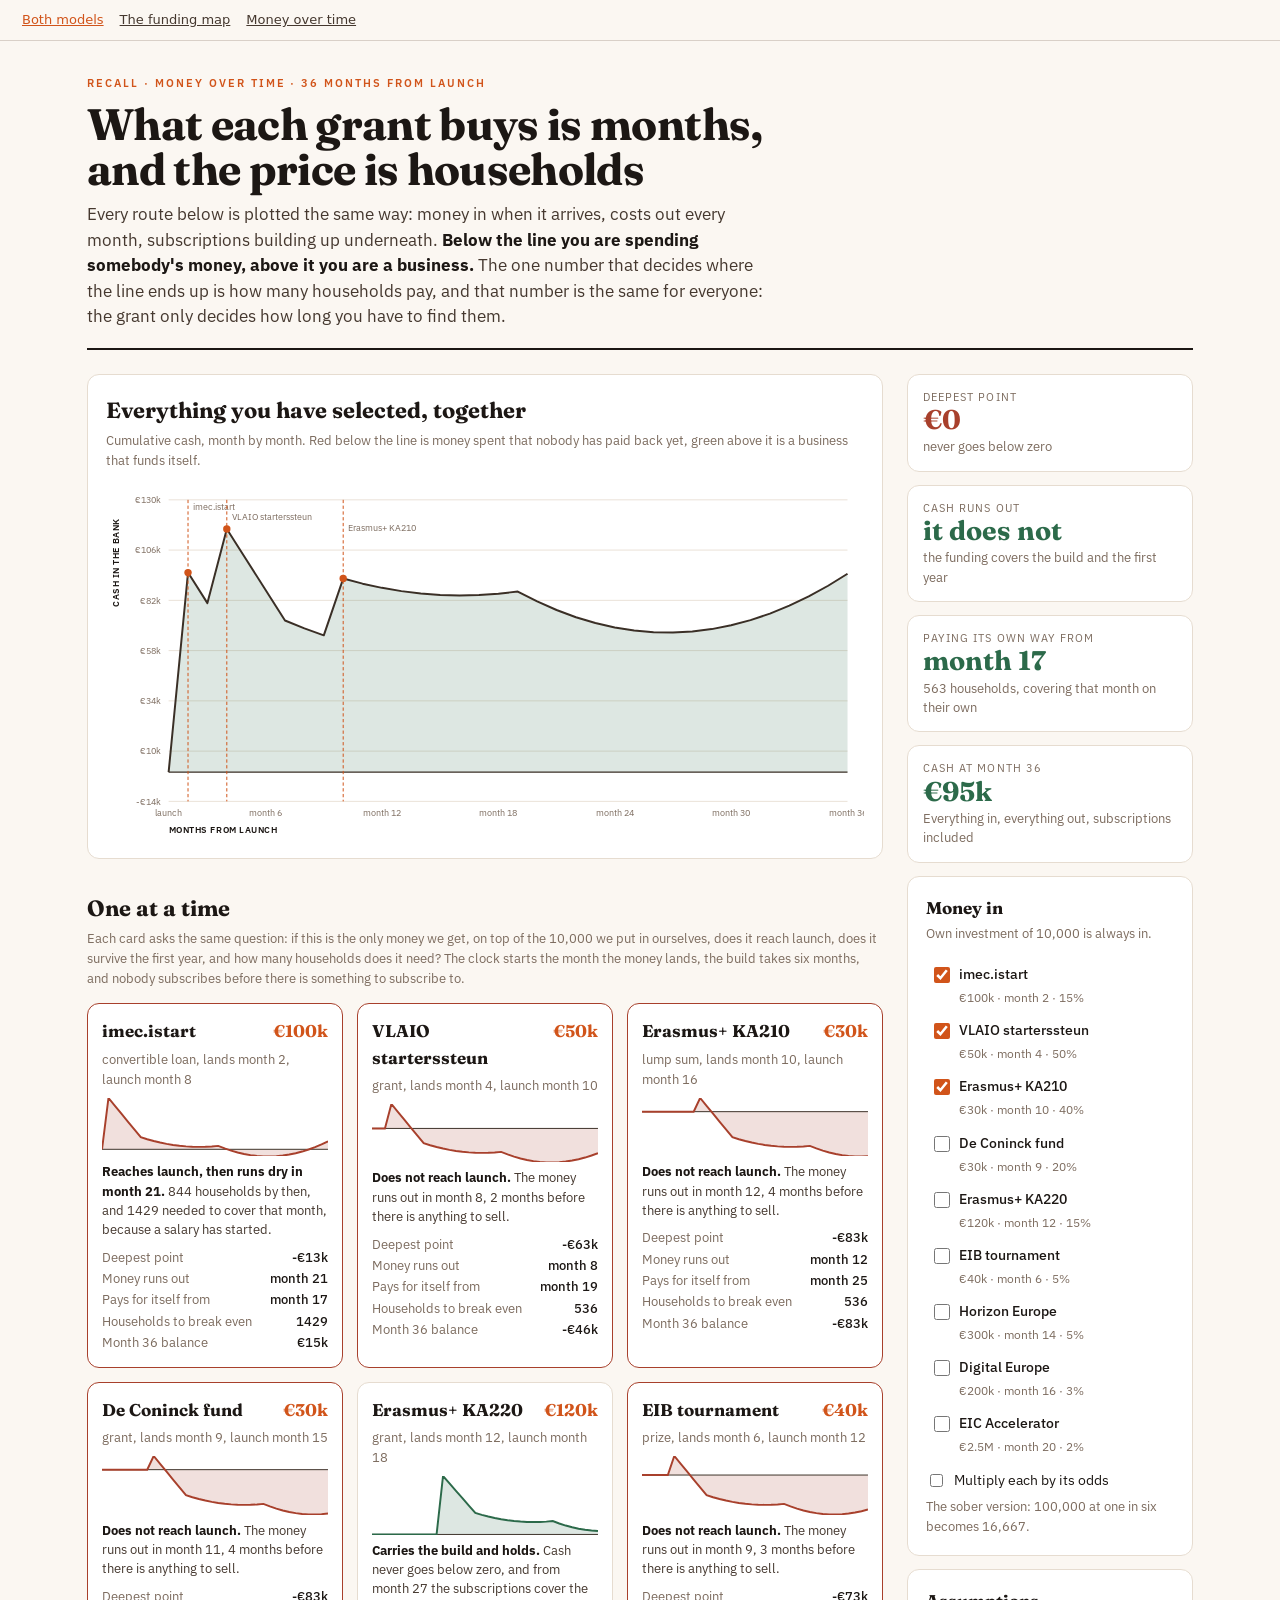
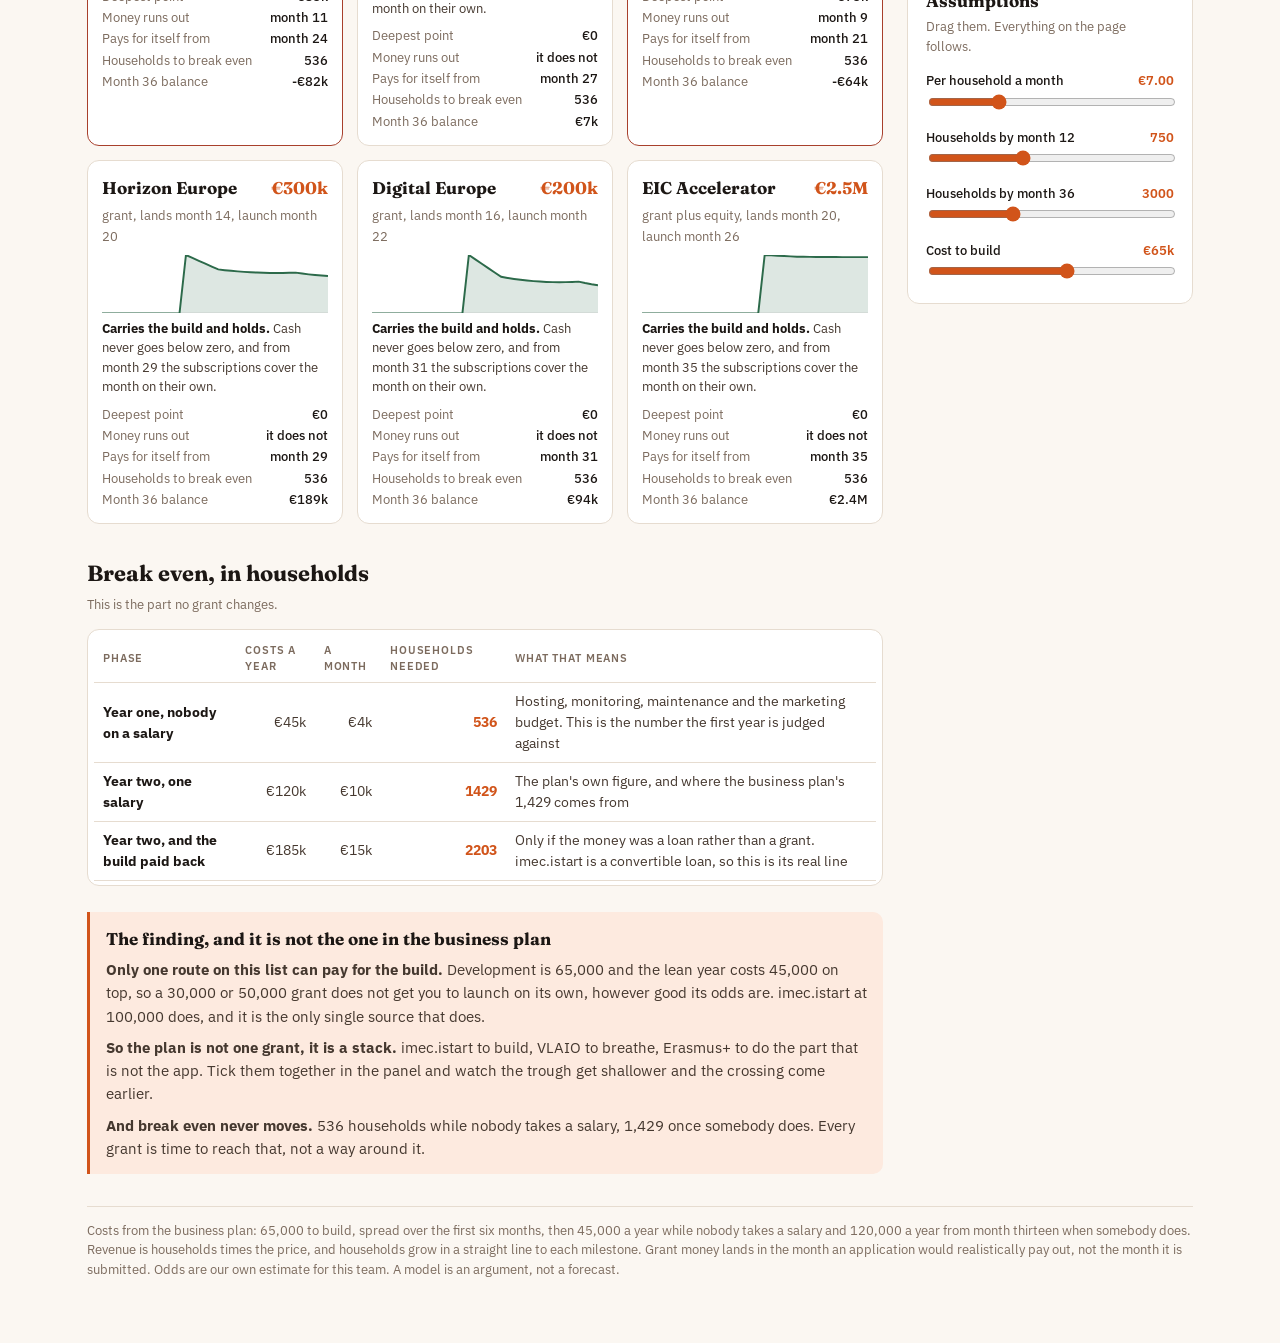
<file: m/a5d1392bbee7da00d8/money-over-time.html>
<!doctype html>
<html lang="en">
<head>
<meta charset="utf-8">
<meta name="viewport" content="width=device-width, initial-scale=1">
<!-- The link is not meant to be found by searching for it. A project page
     cannot serve a useful robots.txt, so the instruction goes on the page. -->
<meta name="robots" content="noindex, nofollow, noarchive, nosnippet">
<meta name="referrer" content="no-referrer">
<link rel="icon" href="../../favicon.ico">
<style>
  html { color-scheme: light dark; }
  body { margin: 0; }
  img { max-width: 100%; }
  [hidden] { display: none !important; }
</style>
<title>Recall Money Over Time</title>
<link rel="stylesheet" href="https://fonts.googleapis.com/css2?family=Fraunces:opsz,wght@9..144,500;9..144,700&family=IBM+Plex+Sans:wght@400;500;600&display=swap">
<style>
  :root {
    --ink: #1c1714; --body: #45382f; --mid: #7c6b5e; --faint: #b9a998;
    --paper: #fbf7f2; --card: #ffffff; --rule: #e6dcd0;
    --accent: #d1541a; --accent-soft: #fdeadf;
    --up: #2c6a4a; --up-soft: rgba(44,106,74,.16);
    --down: #a8402c; --down-soft: rgba(168,64,44,.16);
    --line: #3a2f26;
    color-scheme: light dark;
  }
  @media (prefers-color-scheme: dark) {
    :root:not([data-theme="light"]) {
      --ink: #f6efe8; --body: #ddd0c4; --mid: #a2907f; --faint: #6b5c4e;
      --paper: #17130f; --card: #211a15; --rule: #3a2f26;
      --accent: #ff8b4d; --accent-soft: #3a2116;
      --up: #7fc79b; --up-soft: rgba(127,199,155,.18);
      --down: #f0907a; --down-soft: rgba(240,144,122,.18);
      --line: #e7dcd2;
    }
  }
  :root[data-theme="dark"] {
    --ink: #f6efe8; --body: #ddd0c4; --mid: #a2907f; --faint: #6b5c4e;
    --paper: #17130f; --card: #211a15; --rule: #3a2f26;
    --accent: #ff8b4d; --accent-soft: #3a2116;
    --up: #7fc79b; --up-soft: rgba(127,199,155,.18);
    --down: #f0907a; --down-soft: rgba(240,144,122,.18);
    --line: #e7dcd2;
  }

  * { box-sizing: border-box; }
  body {
    margin: 0; background: var(--paper); color: var(--body);
    font-family: "IBM Plex Sans", system-ui, sans-serif; font-size: 15px; line-height: 1.55;
    font-variant-numeric: tabular-nums;
  }
  .wrap { max-width: 1150px; margin: 0 auto; padding: 34px 22px 64px; }
  header { border-bottom: 2px solid var(--ink); padding-bottom: 18px; margin-bottom: 24px; }
  .eyebrow { font-size: 11px; letter-spacing: .18em; text-transform: uppercase; color: var(--accent); font-weight: 600; margin: 0 0 10px; }
  h1 {
    font-family: "Fraunces", Georgia, serif; font-weight: 700;
    font-size: clamp(29px, 4.2vw, 44px); line-height: 1.03; letter-spacing: -.015em;
    margin: 0 0 10px; color: var(--ink); text-wrap: balance;
  }
  .lede { max-width: 68ch; margin: 0; font-size: 16.5px; }
  .lede b { color: var(--ink); }

  .panel { background: var(--card); border: 1px solid var(--rule); border-radius: 12px; padding: 18px; }
  h2 { font-family: "Fraunces", Georgia, serif; font-size: 22px; color: var(--ink); margin: 0 0 4px; }
  h3 { font-family: "Fraunces", Georgia, serif; font-size: 17px; color: var(--ink); margin: 0 0 3px; }
  .hint { color: var(--mid); font-size: 13px; margin: 0 0 14px; }
  .section-head { margin: 32px 0 12px; }

  .layout { display: grid; grid-template-columns: minmax(0,1fr) 286px; gap: 24px; align-items: start; }
  @media (max-width: 940px) { .layout { grid-template-columns: 1fr; } }

  svg { display: block; width: 100%; height: auto; }
  .chart-holder { overflow-x: auto; }
  #big { min-width: 620px; }
  .grid-line { stroke: var(--rule); stroke-width: 1; }
  .zero-line { stroke: var(--line); stroke-width: 1.5; }
  .axis-text { fill: var(--mid); font-size: 11px; }
  .axis-title { fill: var(--ink); font-size: 11px; font-weight: 600; letter-spacing: .06em; text-transform: uppercase; }
  .note-text { fill: var(--ink); font-size: 11.5px; font-weight: 600; }
  .marker { stroke: var(--accent); stroke-width: 1.2; stroke-dasharray: 4 3; }

  .side { position: sticky; top: 16px; display: flex; flex-direction: column; gap: 13px; }
  .figure { border: 1px solid var(--rule); border-radius: 12px; background: var(--card); padding: 14px 15px; }
  .figure .k { font-size: 10.5px; letter-spacing: .1em; text-transform: uppercase; color: var(--mid); }
  .figure .v { font-family: "Fraunces", Georgia, serif; font-size: 27px; font-weight: 700; color: var(--ink); line-height: 1.12; }
  .figure .v.good { color: var(--up); }
  .figure .v.bad { color: var(--down); }
  .figure .n { font-size: 12.5px; color: var(--mid); margin-top: 2px; }

  .pick { display: flex; gap: 9px; align-items: flex-start; padding: 6px 8px; border-radius: 8px; cursor: pointer; }
  .pick:hover { background: var(--accent-soft); }
  .pick input { margin: 3px 0 0; accent-color: var(--accent); width: 16px; height: 16px; }
  .pick .name { color: var(--ink); font-weight: 500; font-size: 13.5px; display: block; }
  .pick .meta { color: var(--mid); font-size: 12px; }

  .knobs { display: grid; gap: 12px; }
  .knob label { display: flex; justify-content: space-between; font-size: 13px; color: var(--ink); font-weight: 500; }
  .knob output { color: var(--accent); font-weight: 600; }
  .knob input[type=range] { width: 100%; accent-color: var(--accent); }
  .toggle { display: flex; align-items: center; gap: 8px; font-size: 13.5px; color: var(--ink); cursor: pointer; }

  .cards { display: grid; grid-template-columns: repeat(auto-fill, minmax(255px, 1fr)); gap: 14px; }
  .card { border: 1px solid var(--rule); border-radius: 12px; background: var(--card); padding: 14px; }
  .card.dead { border-color: var(--down); }
  .card .top { display: flex; justify-content: space-between; align-items: baseline; gap: 8px; margin-bottom: 2px; }
  .card .amount { font-family: "Fraunces", Georgia, serif; font-weight: 700; color: var(--accent); font-size: 17px; white-space: nowrap; }
  .card .verdict { font-size: 12.5px; margin: 6px 0 8px; }
  .card .verdict b { color: var(--ink); }
  .card dl { display: grid; grid-template-columns: 1fr auto; gap: 2px 10px; margin: 0; font-size: 12.5px; }
  .card dt { color: var(--mid); }
  .card dd { margin: 0; text-align: right; color: var(--ink); font-weight: 500; }
  .spark { margin: 8px 0 4px; }

  table { width: 100%; border-collapse: collapse; font-size: 13.5px; }
  th, td { text-align: left; padding: 8px 9px; border-bottom: 1px solid var(--rule); }
  th { font-size: 10.5px; letter-spacing: .08em; text-transform: uppercase; color: var(--mid); font-weight: 600; }
  td.num { text-align: right; white-space: nowrap; }
  .callout { border-left: 3px solid var(--accent); background: var(--accent-soft); padding: 14px 16px; border-radius: 0 10px 10px 0; margin: 26px 0 0; }
  .callout h3 { margin-bottom: 6px; }
  .callout p { margin: 0 0 8px; }
  .callout p:last-child { margin: 0; }
  footer { margin-top: 32px; padding-top: 14px; border-top: 1px solid var(--rule); color: var(--mid); font-size: 12.5px; }
</style>
</head>
<body>
<nav style="font:500 13px/1.5 system-ui,sans-serif;padding:10px 22px;
  border-bottom:1px solid rgba(128,110,90,.28);display:flex;gap:16px;flex-wrap:wrap">
  <a href="./" style="color:#d1541a">Both models</a>
  <a href="funding-map.html" style="color:inherit">The funding map</a>
  <a href="money-over-time.html" style="color:inherit">Money over time</a>
</nav>
<div class="wrap">
  <header>
    <p class="eyebrow">Recall &middot; money over time &middot; 36 months from launch</p>
    <h1>What each grant buys is months, and the price is households</h1>
    <p class="lede">Every route below is plotted the same way: money in when it arrives, costs out every
      month, subscriptions building up underneath. <b>Below the line you are spending somebody's
      money, above it you are a business.</b> The one number that decides where the line ends up is how
      many households pay, and that number is the same for everyone: the grant only decides how long
      you have to find them.</p>
  </header>

  <div class="layout">
    <div>
      <div class="panel">
        <h2>Everything you have selected, together</h2>
        <p class="hint">Cumulative cash, month by month. Red below the line is money spent that nobody
          has paid back yet, green above it is a business that funds itself.</p>
        <div class="chart-holder"><svg id="big" viewBox="0 0 920 430" role="img"
          aria-label="Cumulative cash over 36 months for the selected funding routes"></svg></div>
      </div>

      <div class="section-head">
        <h2>One at a time</h2>
        <p class="hint">Each card asks the same question: if this is the only money we get, on top of
          the 10,000 we put in ourselves, does it reach launch, does it survive the first year, and how
          many households does it need? The clock starts the month the money lands, the build takes six
          months, and nobody subscribes before there is something to subscribe to.</p>
      </div>
      <div class="cards" id="cards"></div>

      <div class="section-head">
        <h2>Break even, in households</h2>
        <p class="hint">This is the part no grant changes.</p>
      </div>
      <div class="panel" style="padding:4px 6px">
        <table id="be"><thead><tr>
          <th>Phase</th><th class="num">Costs a year</th><th class="num">A month</th>
          <th class="num">Households needed</th><th>What that means</th>
        </tr></thead><tbody></tbody></table>
      </div>

      <div class="callout">
        <h3>The finding, and it is not the one in the business plan</h3>
        <p><b>Only one route on this list can pay for the build.</b> Development is 65,000 and the lean
          year costs 45,000 on top, so a 30,000 or 50,000 grant does not get you to launch on its own,
          however good its odds are. imec.istart at 100,000 does, and it is the only single source that
          does.</p>
        <p><b>So the plan is not one grant, it is a stack.</b> imec.istart to build, VLAIO to breathe,
          Erasmus+ to do the part that is not the app. Tick them together in the panel and watch the
          trough get shallower and the crossing come earlier.</p>
        <p><b>And break even never moves.</b> 536 households while nobody takes a salary, 1,429 once
          somebody does. Every grant is time to reach that, not a way around it.</p>
      </div>
    </div>

    <aside class="side">
      <div class="figure">
        <div class="k">Deepest point</div>
        <div class="v bad" id="f-trough">&mdash;</div>
        <div class="n" id="f-trough-note"></div>
      </div>
      <div class="figure">
        <div class="k">Cash runs out</div>
        <div class="v" id="f-runway">&mdash;</div>
        <div class="n" id="f-runway-note"></div>
      </div>
      <div class="figure">
        <div class="k">Paying its own way from</div>
        <div class="v good" id="f-breakeven">&mdash;</div>
        <div class="n" id="f-breakeven-note"></div>
      </div>
      <div class="figure">
        <div class="k">Cash at month 36</div>
        <div class="v" id="f-end">&mdash;</div>
        <div class="n">Everything in, everything out, subscriptions included</div>
      </div>

      <div class="panel">
        <h3>Money in</h3>
        <p class="hint">Own investment of 10,000 is always in.</p>
        <div id="picks"></div>
        <label class="toggle" style="margin-top:6px">
          <input type="checkbox" id="odds"> Multiply each by its odds
        </label>
        <p class="hint" style="margin:6px 0 0">The sober version: 100,000 at one in six becomes 16,667.</p>
      </div>

      <div class="panel">
        <h3>Assumptions</h3>
        <p class="hint">Drag them. Everything on the page follows.</p>
        <div class="knobs">
          <div class="knob">
            <label for="price">Per household a month <output id="price-out"></output></label>
            <input type="range" id="price" min="4" max="15" step="0.5" value="7">
          </div>
          <div class="knob">
            <label for="h12">Households by month 12 <output id="h12-out"></output></label>
            <input type="range" id="h12" min="0" max="2000" step="50" value="750">
          </div>
          <div class="knob">
            <label for="h36">Households by month 36 <output id="h36-out"></output></label>
            <input type="range" id="h36" min="500" max="8000" step="100" value="3000">
          </div>
          <div class="knob">
            <label for="build">Cost to build <output id="build-out"></output></label>
            <input type="range" id="build" min="20000" max="100000" step="5000" value="65000">
          </div>
        </div>
      </div>
    </aside>
  </div>

  <footer>
    Costs from the business plan: 65,000 to build, spread over the first six months, then 45,000 a year
    while nobody takes a salary and 120,000 a year from month thirteen when somebody does. Revenue is
    households times the price, and households grow in a straight line to each milestone. Grant money
    lands in the month an application would realistically pay out, not the month it is submitted.
    Odds are our own estimate for this team. A model is an argument, not a forecast.
  </footer>
</div>

<script>
  var MONTHS = 36;
  var OWN = 10000;
  var LEAN_YEAR = 45000;
  var SALARY_YEAR = 120000;

  var ROUTES = [
    { id: "istart", name: "imec.istart", money: 100000, chance: .15, pays: 2, on: true,
      kind: "convertible loan" },
    { id: "vlaio", name: "VLAIO starterssteun", money: 50000, chance: .5, pays: 4, on: true,
      kind: "grant" },
    { id: "ka210", name: "Erasmus+ KA210", money: 30000, chance: .4, pays: 10, on: true, kind: "lump sum" },
    { id: "coninck", name: "De Coninck fund", money: 30000, chance: .2, pays: 9, on: false, kind: "grant" },
    { id: "ka220", name: "Erasmus+ KA220", money: 120000, chance: .15, pays: 12, on: false, kind: "grant" },
    { id: "sit", name: "EIB tournament", money: 40000, chance: .05, pays: 6, on: false, kind: "prize" },
    { id: "horizon", name: "Horizon Europe", money: 300000, chance: .05, pays: 14, on: false, kind: "grant" },
    { id: "digital", name: "Digital Europe", money: 200000, chance: .03, pays: 16, on: false, kind: "grant" },
    { id: "eic", name: "EIC Accelerator", money: 2500000, chance: .02, pays: 20, on: false,
      kind: "grant plus equity" }
  ];

  var knobs = { price: 7, h12: 750, h36: 3000, build: 65000, odds: false };

  function euro(n) {
    var sign = n < 0 ? "-" : "";
    var v = Math.abs(n);
    if (v >= 1000000) return sign + "€" + (v / 1000000).toFixed(v % 1000000 ? 1 : 0) + "M";
    if (v >= 1000) return sign + "€" + Math.round(v / 1000) + "k";
    return sign + "€" + Math.round(v);
  }

  // Nothing is spent and nothing is earned before there is money to build with,
  // and nobody subscribes to an app that does not exist yet. So the clock starts
  // when the first money lands, the build takes six months, and the first
  // household arrives the month after that.
  function firstMoney(routes) {
    var months = routes.map(function (r) { return r.pays; });
    return months.length ? Math.min.apply(null, months) : 1;
  }

  function households(m, launch) {
    if (m < launch) return 0;
    var since = m - launch;
    if (since <= 12) return (knobs.h12 / 12) * since;
    return knobs.h12 + ((knobs.h36 - knobs.h12) / 24) * Math.min(since - 12, 24);
  }

  function costOf(m, start, launch) {
    if (m < start) return 0;
    var build = (m < start + 6) ? knobs.build / 6 : 0;
    var salaried = m >= launch + 12;
    var base = (salaried ? SALARY_YEAR : LEAN_YEAR) / 12;
    return base + build;
  }

  function moneyIn(m, routes, start) {
    var sum = m === start ? OWN : 0;
    routes.forEach(function (r) {
      if (r.pays === m) sum += knobs.odds ? r.money * r.chance : r.money;
    });
    return sum;
  }

  // The whole model, in one place: cash month by month.
  function run(routes) {
    var start = firstMoney(routes);
    var launch = start + 6;
    var cash = 0, series = [], trough = { cash: 0, month: 0 }, ranOut = null, crossed = null;
    for (var m = 1; m <= MONTHS; m += 1) {
      var revenue = households(m, launch) * knobs.price;
      var cost = costOf(m, start, launch);
      var monthly = revenue - cost;
      cash += moneyIn(m, routes, start) + monthly;
      series.push({ month: m, cash: cash, revenue: revenue, cost: cost, monthly: monthly,
        households: households(m, launch) });
      if (cash < trough.cash) trough = { cash: cash, month: m };
      // Out of money means out of money after it arrived, not the rounding of
      // one month's hosting bill before it did.
      if (m > start && cash < 0 && ranOut === null) ranOut = m;
      if (crossed === null && m >= launch && monthly >= 0) crossed = m;
    }
    return { series: series, trough: trough, ranOut: ranOut, crossed: crossed, end: cash,
      start: start, launch: launch };
  }

  function breakEvenHouseholds(yearly) {
    return Math.ceil((yearly / 12) / knobs.price);
  }

  /* ---------------- the big chart ---------------- */
  function el(tag, attrs, text) {
    var n = document.createElementNS("http://www.w3.org/2000/svg", tag);
    Object.keys(attrs).forEach(function (k) { n.setAttribute(k, attrs[k]); });
    if (text !== undefined) n.textContent = text;
    return n;
  }

  function drawBig(model) {
    var svg = document.getElementById("big");
    svg.innerHTML = "";
    var W = 920, H = 430, P = { l: 76, r: 20, t: 18, b: 46 };
    var lo = Math.min(0, model.trough.cash), hi = Math.max(0, model.end,
      model.series.reduce(function (a, p) { return Math.max(a, p.cash); }, 0));
    var span = (hi - lo) || 1;
    var pad = span * 0.12;
    lo -= pad; hi += pad;

    var x = function (m) { return P.l + ((m - 1) / (MONTHS - 1)) * (W - P.l - P.r); };
    var y = function (v) { return H - P.b - ((v - lo) / (hi - lo)) * (H - P.t - P.b); };

    // grid and money labels
    var steps = 6;
    for (var i = 0; i <= steps; i += 1) {
      var v = lo + ((hi - lo) / steps) * i;
      svg.appendChild(el("line", { x1: P.l, x2: W - P.r, y1: y(v), y2: y(v), class: "grid-line" }));
      svg.appendChild(el("text", { x: P.l - 9, y: y(v) + 4, class: "axis-text", "text-anchor": "end" }, euro(v)));
    }
    [1, 6, 12, 18, 24, 30, 36].forEach(function (m) {
      svg.appendChild(el("text", { x: x(m), y: H - P.b + 18, class: "axis-text", "text-anchor": "middle" },
        m === 1 ? "launch" : "month " + m));
    });

    // areas above and below zero
    var zero = y(0);
    var above = "M " + x(1) + " " + zero, below = "M " + x(1) + " " + zero;
    model.series.forEach(function (p) {
      above += " L " + x(p.month) + " " + y(Math.max(0, p.cash));
      below += " L " + x(p.month) + " " + y(Math.min(0, p.cash));
    });
    above += " L " + x(MONTHS) + " " + zero + " Z";
    below += " L " + x(MONTHS) + " " + zero + " Z";
    svg.appendChild(el("path", { d: below, fill: "var(--down-soft)", stroke: "none" }));
    svg.appendChild(el("path", { d: above, fill: "var(--up-soft)", stroke: "none" }));

    // the line itself
    var line = "";
    model.series.forEach(function (p, i) {
      line += (i ? " L " : "M ") + x(p.month) + " " + y(p.cash);
    });
    svg.appendChild(el("path", { d: line, fill: "none", stroke: "var(--line)", "stroke-width": 2.4,
      "stroke-linejoin": "round" }));
    svg.appendChild(el("line", { x1: P.l, x2: W - P.r, y1: zero, y2: zero, class: "zero-line" }));

    // where the money lands
    ROUTES.filter(function (r) { return r.on; }).forEach(function (r, idx) {
      var p = model.series[r.pays - 1];
      if (!p) return;
      svg.appendChild(el("line", { x1: x(r.pays), x2: x(r.pays), y1: P.t, y2: H - P.b, class: "marker" }));
      svg.appendChild(el("circle", { cx: x(r.pays), cy: y(p.cash), r: 4.5, fill: "var(--accent)" }));
      svg.appendChild(el("text", { x: x(r.pays) + 6, y: P.t + 12 + (idx % 3) * 13, class: "axis-text",
        fill: "var(--accent)" }, r.name));
    });

    // the trough and the crossing, the two numbers that matter
    if (model.trough.month) {
      var t = model.series[model.trough.month - 1];
      svg.appendChild(el("circle", { cx: x(t.month), cy: y(t.cash), r: 5, fill: "var(--down)" }));
      svg.appendChild(el("text", { x: Math.max(x(t.month), P.l + 48), y: y(t.cash) + 20,
        class: "note-text", fill: "var(--down)", "text-anchor": "middle" },
        "deepest " + euro(t.cash)));
    }
    var up = model.series.filter(function (p) { return p.cash >= 0; })[0];
    var wasNegative = model.series.some(function (p) { return p.cash < 0; });
    if (up && wasNegative && up.month > 1) {
      svg.appendChild(el("circle", { cx: x(up.month), cy: zero, r: 5, fill: "var(--up)" }));
      svg.appendChild(el("text", { x: x(up.month), y: zero - 12, class: "note-text", fill: "var(--up)",
        "text-anchor": "middle" }, "back to zero, month " + up.month));
    }
    svg.appendChild(el("text", { x: P.l, y: H - 8, class: "axis-title" }, "months from launch"));
    var ty = P.t + 130;
    svg.appendChild(el("text", { x: 16, y: ty, class: "axis-title",
      transform: "rotate(-90 16 " + ty + ")" }, "cash in the bank"));
  }

  /* ---------------- one card per route ---------------- */
  function spark(model, dead) {
    var W = 232, H = 60, lo = 0, hi = 0;
    model.series.forEach(function (p) { lo = Math.min(lo, p.cash); hi = Math.max(hi, p.cash); });
    if (hi === lo) hi = lo + 1;
    var x = function (m) { return ((m - 1) / (MONTHS - 1)) * W; };
    var y = function (v) { return H - ((v - lo) / (hi - lo)) * H; };
    var zero = y(0);
    var line = "", area = "M 0 " + zero;
    model.series.forEach(function (p, i) {
      line += (i ? " L " : "M ") + x(p.month) + " " + y(p.cash);
      area += " L " + x(p.month) + " " + y(p.cash);
    });
    area += " L " + W + " " + zero + " Z";
    return '<svg class="spark" viewBox="0 0 ' + W + " " + H + '" aria-hidden="true">' +
      '<path d="' + area + '" fill="' + (dead ? "var(--down-soft)" : "var(--up-soft)") + '"/>' +
      '<line x1="0" x2="' + W + '" y1="' + zero + '" y2="' + zero + '" stroke="var(--line)" stroke-width="1"/>' +
      '<path d="' + line + '" fill="none" stroke="' + (dead ? "var(--down)" : "var(--up)") +
      '" stroke-width="2"/></svg>';
  }

  function drawCards() {
    var host = document.getElementById("cards");
    host.innerHTML = "";
    ROUTES.forEach(function (r) {
      var alone = run([{ id: r.id, money: r.money, chance: r.chance, pays: r.pays, on: true }]);
      var dead = alone.ranOut !== null;
      var brokeDuringBuild = dead && alone.ranOut < alone.launch;
      // The month it runs out decides which line it had to clear: the lean one
      // while nobody takes a salary, the bigger one after that. imec.istart
      // runs dry in the salaried phase, and saying 536 there would be a lie.
      var salariedByThen = alone.ranOut !== null && alone.ranOut >= alone.launch + 12;
      var needed = breakEvenHouseholds(salariedByThen ? SALARY_YEAR : LEAN_YEAR);
      var at = alone.ranOut ? Math.round(alone.series[alone.ranOut - 1].households) : null;
      var card = document.createElement("div");
      card.className = "card" + (dead ? " dead" : "");

      var verdict;
      if (brokeDuringBuild) {
        verdict = "<b>Does not reach launch.</b> The money runs out in month " + alone.ranOut +
          ", " + (alone.launch - alone.ranOut) + " months before there is anything to sell.";
      } else if (dead) {
        verdict = "<b>Reaches launch, then runs dry in month " + alone.ranOut + ".</b> " +
          at + " households by then, and " + needed + " needed to cover that month" +
          (salariedByThen ? ", because a salary has started" : "") + ".";
      } else {
        verdict = "<b>Carries the build and holds.</b> Cash never goes below zero" +
          (alone.crossed ? ", and from month " + alone.crossed +
            " the subscriptions cover the month on their own" : "") + ".";
      }

      card.innerHTML =
        '<div class="top"><h3>' + r.name + '</h3><span class="amount">' + euro(r.money) + "</span></div>" +
        '<p class="hint" style="margin:0 0 2px">' + r.kind + ", lands month " + r.pays +
        ", launch month " + alone.launch + "</p>" +
        spark(alone, dead) +
        '<p class="verdict">' + verdict + "</p>" +
        "<dl>" +
        "<dt>Deepest point</dt><dd>" + euro(alone.trough.cash) + "</dd>" +
        "<dt>Money runs out</dt><dd>" + (alone.ranOut ? "month " + alone.ranOut : "it does not") + "</dd>" +
        "<dt>Pays for itself from</dt><dd>" + (alone.crossed ? "month " + alone.crossed : "not in 36") + "</dd>" +
        "<dt>Households to break even</dt><dd>" + needed + "</dd>" +
        "<dt>Month 36 balance</dt><dd>" + euro(alone.series[MONTHS - 1].cash) + "</dd>" +
        "</dl>";
      host.appendChild(card);
    });
  }

  /* ---------------- break even table ---------------- */
  function drawBreakEven() {
    var rows = [
      { phase: "Year one, nobody on a salary", yearly: LEAN_YEAR,
        means: "Hosting, monitoring, maintenance and the marketing budget. This is the number the first year is judged against" },
      { phase: "Year two, one salary", yearly: SALARY_YEAR,
        means: "The plan's own figure, and where the business plan's 1,429 comes from" },
      { phase: "Year two, and the build paid back", yearly: SALARY_YEAR + knobs.build,
        means: "Only if the money was a loan rather than a grant. imec.istart is a convertible loan, so this is its real line" }
    ];
    var body = document.querySelector("#be tbody");
    body.innerHTML = "";
    rows.forEach(function (r) {
      var tr = document.createElement("tr");
      tr.innerHTML = "<td><b style='color:var(--ink)'>" + r.phase + "</b></td>" +
        '<td class="num">' + euro(r.yearly) + "</td>" +
        '<td class="num">' + euro(r.yearly / 12) + "</td>" +
        '<td class="num"><b style="color:var(--accent)">' + breakEvenHouseholds(r.yearly) + "</b></td>" +
        "<td>" + r.means + "</td>";
      body.appendChild(tr);
    });
  }

  /* ---------------- controls and totals ---------------- */
  function drawPicks() {
    var host = document.getElementById("picks");
    host.innerHTML = "";
    ROUTES.forEach(function (r) {
      var row = document.createElement("label");
      row.className = "pick";
      var box = document.createElement("input");
      box.type = "checkbox";
      box.checked = r.on;
      box.addEventListener("change", function () { r.on = box.checked; render(); });
      var text = document.createElement("span");
      text.innerHTML = '<span class="name">' + r.name + '</span><span class="meta">' +
        euro(knobs.odds ? r.money * r.chance : r.money) + " &middot; month " + r.pays +
        " &middot; " + Math.round(r.chance * 100) + "%</span>";
      row.appendChild(box); row.appendChild(text);
      host.appendChild(row);
    });
  }

  function drawTotals(model) {
    document.getElementById("f-trough").textContent = euro(model.trough.cash);
    document.getElementById("f-trough-note").textContent = model.trough.month
      ? "month " + model.trough.month + ", the most you ever owe" : "never goes below zero";
    var runway = document.getElementById("f-runway");
    runway.textContent = model.ranOut ? "month " + model.ranOut : "it does not";
    runway.className = "v " + (model.ranOut ? "bad" : "good");
    document.getElementById("f-runway-note").textContent = model.ranOut
      ? Math.round(model.series[model.ranOut - 1].households) + " households by then, and "
        + breakEvenHouseholds(LEAN_YEAR) + " are needed"
      : "the funding covers the build and the first year";
    document.getElementById("f-breakeven").textContent = model.crossed ? "month " + model.crossed : "not in 36";
    document.getElementById("f-breakeven-note").textContent = model.crossed
      ? Math.round(model.series[model.crossed - 1].households) + " households, covering that month on their own"
      : "subscriptions never catch the monthly costs at these settings";
    var end = document.getElementById("f-end");
    end.textContent = euro(model.end);
    end.className = "v " + (model.end >= 0 ? "good" : "bad");
  }

  function readKnobs() {
    knobs.price = Number(document.getElementById("price").value);
    knobs.h12 = Number(document.getElementById("h12").value);
    knobs.h36 = Math.max(Number(document.getElementById("h36").value), knobs.h12);
    knobs.build = Number(document.getElementById("build").value);
    knobs.odds = document.getElementById("odds").checked;
    document.getElementById("price-out").textContent = "€" + knobs.price.toFixed(2);
    document.getElementById("h12-out").textContent = knobs.h12;
    document.getElementById("h36-out").textContent = knobs.h36;
    document.getElementById("build-out").textContent = euro(knobs.build);
  }

  function render() {
    readKnobs();
    var model = run(ROUTES.filter(function (r) { return r.on; }));
    drawBig(model);
    drawTotals(model);
    drawCards();
    drawBreakEven();
    drawPicks();
  }

  ["price", "h12", "h36", "build"].forEach(function (id) {
    document.getElementById(id).addEventListener("input", render);
  });
  document.getElementById("odds").addEventListener("change", render);
  render();
</script>
</body>
</html>
</file>
<file: css/style.css>
/* Recall - styling. Rule for the whole project: nothing readable below 22px,
   every button at least 56px high, contrast at least 4.5:1. */

:root {
  --orange: #F0692B;
  --orange-dark: #C4501B;
  --orange-soft: #FFE7D3;
  --on-soft: #A8400F;   /* text on --orange-soft: 5.1:1, N2 */
  --ink: #231710;
  --body: #3A2A1E;
  --mid: #7C6353;
  --paper: #FFF7F0;
  --card: #FFFFFF;
  --rule: #E7D8CA;
  --ok: #2F6B4F;
  /* The label on a filled orange or green button. White on the light skins,
     near black on the dark ones, so it is a token rather than a literal. */
  --on-accent: #FFFFFF;
  --tap: 56px;

  /* A skin also carries a face, a shape and a size. Declared here so the rest
     of the file can use them, and overridden per skin in skins.css. */
  --face: "Segoe UI", system-ui, -apple-system, Arial, sans-serif;
  --radius: 12px;
  --edge: 1px;
  --base: 22px;
}

* { box-sizing: border-box; }

/* Our own rules set display on things that are sometimes hidden, and a class
   selector beats the browser default for the hidden attribute. */
[hidden] { display: none !important; }

html, body {
  margin: 0;
  padding: 0;
  background: var(--paper);
  color: var(--body);
  font-family: var(--face);
  font-size: var(--base);
  line-height: 1.45;
}

body {
  /* Room for the floating pill. --pill-room is measured in JS from where the
     pill actually is, because on iOS the bottom toolbar expands at the end of
     a scroll and Safari lifts the pill to keep it visible: a fixed number is
     right in the middle of a list and short by the height of that toolbar at
     the exact moment somebody is trying to read the last card. The calc below
     is the fallback for the first paint, before any script has run. */
  padding-bottom: var(--pill-room,
    calc(96px + env(safe-area-inset-bottom, 0px) / 4));
}

.skip {
  position: absolute;
  left: -9999px;
}
.skip:focus {
  left: 12px;
  top: 12px;
  z-index: 50;
  background: var(--bar, var(--ink));
  color: var(--on-bar, var(--paper));
  padding: 12px 18px;
}

:focus-visible {
  outline: 4px solid var(--orange);
  outline-offset: 3px;
}

/* header */
.topbar {
  display: flex;
  align-items: center;
  gap: 12px;
  padding: 12px 18px;
  /* --bar, not --ink. ink is the text colour, so on a dark palette painting
     the header with it produced a bright white band across a dark app. */
  background: var(--bar, var(--ink));
  color: var(--on-bar, var(--paper));
  position: sticky;
  top: 0;
  z-index: 10;
}
.logo {
  border-radius: 10px;
  display: block;
}
.brand {
  font-size: 26px;
  font-weight: 700;
  letter-spacing: -0.01em;
  flex: 1 1 auto;
}
.icon-btn {
  width: 48px;
  height: 48px;
  border-radius: 50%;
  /* Stays white on purpose: this ring sits over the camera picture, not over
     any surface a skin controls. */
  border: 2px solid #fff;
  background: transparent;
  color: #fff;
  font-size: 24px;
  font-weight: 700;
  cursor: pointer;
}

/* screens */
main {
  padding: 18px;
  max-width: 640px;
  margin: 0 auto;
}
h1 {
  font-size: 34px;
  line-height: 1.1;
  color: var(--ink);
  margin: 8px 0 4px;
}
.date {
  color: var(--mid);
  margin: 0 0 20px;
}
.back {
  background: none;
  border: none;
  color: var(--orange-dark);
  font-size: 22px;
  font-weight: 700;
  padding: 10px 0;
  min-height: var(--tap);
  cursor: pointer;
}
.back::before { content: "\2190  "; }

/* cards */
.list {
  display: flex;
  flex-direction: column;
  gap: 14px;
}
.card {
  max-width: 100%;
  display: flex;
  gap: 16px;
  align-items: center;
  width: 100%;
  text-align: left;
  background: var(--card);
  border: 2px solid var(--rule);
  border-radius: var(--radius);
  padding: 16px;
  min-height: 96px;
  font: inherit;
  color: var(--body);
  cursor: pointer;
}
.card:hover { border-color: var(--orange); }
.card .thumb,
.today-main .thumb {
  flex: 0 0 auto;
  width: 72px;
  height: 72px;
  border-radius: 10px;
  background: var(--orange-soft);
  color: var(--on-soft);
  display: grid;
  place-items: center;
  font-size: 30px;
  font-weight: 700;
  overflow: hidden;
}
.card .thumb img,
.today-main .thumb img {
  width: 100%;
  height: 100%;
  object-fit: cover;
}
.card .title,
.today-main .title {
  display: block;
  font-size: 24px;
  font-weight: 700;
  color: var(--ink);
  margin: 0 0 4px;
  overflow-wrap: anywhere;
}
.card .meta,
.today-main .meta {
  display: block;
  font-size: 18px;
  color: var(--mid);
  margin: 0;
  overflow-wrap: anywhere;
}

/* The text half of a row must be allowed to be narrow. A flex or grid child
   defaults to its content width, so without this a long word makes the row
   wider than the screen instead of wrapping inside it. */
.card > span,
.today-main > span,
.card-body { min-width: 0; }
.card.due {
  border-color: var(--orange);
  background: var(--orange-soft);
}
.empty {
  border: 2px dashed var(--rule);
  border-radius: var(--radius);
  padding: 24px;
  color: var(--mid);
  text-align: center;
}

/* record detail */
.detail-photo {
  width: 100%;
  border-radius: var(--radius);
  border: 2px solid var(--rule);
  margin-bottom: 18px;
  display: block;
}
.fields {
  border: 2px solid var(--rule);
  border-radius: var(--radius);
  background: var(--card);
  overflow: hidden;
  margin-bottom: 20px;
}
.fields .row {
  display: grid;
  grid-template-columns: 120px 1fr;
  gap: 12px;
  padding: 14px 16px;
  border-bottom: var(--edge) solid var(--rule);
}
.fields .row:last-child { border-bottom: none; }
.fields .k {
  font-size: 16px;
  text-transform: uppercase;
  letter-spacing: 0.08em;
  color: var(--mid);
  padding-top: 4px;
}
.fields .v {
  font-size: 22px;
  color: var(--ink);
}
.disclaimer {
  font-size: 18px;
  color: var(--mid);
  border-left: 4px solid var(--rule);
  padding-left: 14px;
  margin: 24px 0;
}

/* buttons */
.actions {
  display: flex;
  flex-direction: column;
  gap: 12px;
  margin: 20px 0;
}
.big {
  min-height: 68px;
  /* Never shorter than the label, whatever a flex parent would prefer. */
  flex-shrink: 0;
  height: auto;
  border: none;
  border-radius: var(--radius);
  background: var(--orange);
  color: var(--on-accent);
  font: inherit;
  font-size: 24px;
  font-weight: 700;
  cursor: pointer;
  padding: 14px 20px;
}
.big:hover { background: var(--orange-dark); }
.big.ghost {
  background: transparent;
  color: var(--ink);
  border: 3px solid var(--ink);
}
.big.ghost:hover { background: var(--orange-soft); }
.big.danger {
  background: transparent;
  color: var(--orange-dark);
  border: 3px solid var(--orange-dark);
}

/* forms */
.field, .search, .zoom {
  display: block;
  margin-bottom: 18px;
}
.label {
  display: block;
  font-size: 18px;
  text-transform: uppercase;
  letter-spacing: 0.08em;
  color: var(--mid);
  margin-bottom: 6px;
}
input[type="text"], input[type="search"], input[type="datetime-local"], select, input:not([type]) {
  width: 100%;
  min-height: var(--tap);
  font: inherit;
  font-size: 22px;
  padding: 10px 14px;
  border: 2px solid var(--rule);
  border-radius: 10px;
  background: var(--card);
  color: var(--ink);
}
input[type="range"] {
  width: 100%;
  height: 48px;
  /* Without this the track is whatever blue the browser likes, which on a
     photograph of the camera screen was the one element ignoring the skin
     entirely. R4.8. */
  accent-color: var(--orange);
}
input[type="range"]:focus-visible {
  outline: 4px solid var(--orange);
  outline-offset: 3px;
}
fieldset.kinds {
  border: 2px solid var(--rule);
  border-radius: 12px;
  margin: 0 0 18px;
  padding: 12px 16px;
}
fieldset.kinds legend {
  font-size: 18px;
  text-transform: uppercase;
  letter-spacing: 0.08em;
  color: var(--mid);
  padding: 0 6px;
}
fieldset.kinds label {
  display: flex;
  align-items: center;
  gap: 12px;
  min-height: var(--tap);
  font-size: 22px;
}
fieldset.kinds input {
  width: 28px;
  height: 28px;
}

/* camera */
.camera-wrap {
  position: relative;
  /* Dark behind the picture on every skin, for the same reason. */
  background: var(--bar, var(--ink));
  border-radius: var(--radius);
  overflow: hidden;
  aspect-ratio: 3 / 4;
  max-height: 62vh;
  margin-bottom: 16px;
}
#video {
  width: 100%;
  height: 100%;
  object-fit: cover;
  transform-origin: center center;
}
.camera-msg {
  position: absolute;
  left: 0;
  right: 0;
  bottom: 0;
  margin: 0;
  padding: 12px 16px;
  /* Also over the camera picture, so it keeps its own scrim and white. */
  background: rgba(35, 23, 16, 0.8);
  color: #fff;
  font-size: 18px;
}
/* Fitting the camera screen to the phone it runs on. She holds the device up
   to a letter with one hand, so this is the one screen that must never ask her
   to scroll. The height comes from JS, because the header and the tab bar are
   not the same number of pixels on every phone. */
body.on-camera { overflow: hidden; padding-bottom: 0; }
body.on-camera #main { padding-bottom: 0; }

body.on-camera #screen-capture {
  display: flex;
  flex-direction: column;
  height: var(--fit, auto);
}
/* The tab bar already has Today on it, so the back button is only taking
   away pixels the camera could use. */
body.on-camera #screen-capture .back { display: none; }
body.on-camera #screen-capture h1 {
  flex: 0 0 auto;
  font-size: 28px;
  margin: 0 0 10px;
}
body.on-camera .camera-wrap {
  flex: 1 1 auto;
  min-height: 140px;
  aspect-ratio: auto;
  max-height: none;
  margin-bottom: 12px;
}
body.on-camera #screen-capture .zoom {
  flex: 0 0 auto;
  margin-bottom: 10px;
}
body.on-camera #screen-capture .zoom .label { margin-bottom: 0; }
/* Reading out loud stays full width, the two photo buttons share a row. */
body.on-camera #screen-capture .actions {
  flex: 0 0 auto;
  display: grid;
  grid-template-columns: 1fr 1fr;
  gap: 10px;
  margin: 0;
}
body.on-camera #screen-capture #btn-read { grid-column: 1 / -1; }

/* Tightening the camera screen when it still does not fit.
   The height is set from JS, but the parts that cannot shrink, the heading,
   the zoom row and the three buttons, are taller in some faces than others.
   Twenty two of the twenty six skins download a face, so the same markup can
   need a different amount of room depending on the theme. Lexend, which Calm
   uses, was the one that overflowed.
   JS measures the result and raises this level until it fits. Each step takes
   a little from the heading, the gaps and the buttons, in that order, so the
   camera view keeps as much of the screen as it can. */
body.on-camera #screen-capture[data-tight] h1 { font-size: 24px; margin-bottom: 6px; }
body.on-camera #screen-capture[data-tight] .camera-wrap { margin-bottom: 8px; min-height: 120px; }
body.on-camera #screen-capture[data-tight] .zoom { margin-bottom: 6px; }
body.on-camera #screen-capture[data-tight] .big { min-height: 56px; font-size: 19px; }

body.on-camera #screen-capture[data-tight="2"] h1 { font-size: 21px; margin-bottom: 4px; }
body.on-camera #screen-capture[data-tight="2"] .camera-wrap { margin-bottom: 6px; min-height: 100px; }
body.on-camera #screen-capture[data-tight="2"] .zoom { margin-bottom: 4px; }
body.on-camera #screen-capture[data-tight="2"] .big { min-height: 50px; font-size: 18px; }
body.on-camera #screen-capture[data-tight="2"] .zoom .label { font-size: 16px; }

/* The last step. Below this the buttons stop being big enough to hit, so the
   heading goes instead: the pill already says Camera, and she is looking at a
   letter rather than at the title. */
body.on-camera #screen-capture[data-tight="3"] h1 { display: none; }
body.on-camera #screen-capture[data-tight="3"] .camera-wrap { min-height: 88px; }
body.on-camera #screen-capture[data-tight="3"] .big { min-height: 48px; font-size: 18px; }
/* Without this the video refuses to shrink past its own natural size and
   pushes the buttons off the bottom of the screen. */
body.on-camera #video { min-height: 0; }
body.on-camera #screen-capture .actions .big.ghost {
  font-size: 19px;
  /* Three wrapped lines was most of the height these two took. Tighter
     leading and a little less padding buys back the room the picture wants,
     without going under the 56px the whole app holds to. */
  line-height: 1.2;
  padding: 10px 8px;
  min-height: 62px;
}

/* A small phone, or a phone held sideways. Everything gives up a little so
   the picture keeps most of the screen. */
@media (max-height: 620px) {
  body.on-camera #screen-capture h1 { font-size: 22px; margin-bottom: 6px; }
  body.on-camera #screen-capture .zoom .label { font-size: 16px; }
  body.on-camera #screen-capture .big { min-height: 56px; font-size: 20px; }
  body.on-camera #screen-capture input[type="range"] { height: 40px; }
  body.on-camera .camera-wrap { min-height: 100px; }
}

/* Phone held sideways. There is no height left to stack things in, so the
   picture takes the left half and the controls stand in a column beside it. */
@media (max-height: 560px) and (orientation: landscape) {
  body.on-camera #screen-capture {
    display: grid;
    grid-template-columns: 1fr 250px;
    /* minmax keeps the row from refusing to go below the video min-content,
       which is what pushed the buttons off the bottom. */
    grid-template-rows: auto minmax(0, 1fr) auto;
    column-gap: 14px;
  }
  body.on-camera #screen-capture h1 { grid-column: 1 / -1; }
  body.on-camera .camera-wrap {
    grid-column: 1;
    grid-row: 2 / span 2;
    margin-bottom: 0;
    min-height: 0;
  }
  body.on-camera #screen-capture .zoom { grid-column: 2; grid-row: 2; }
  body.on-camera #screen-capture .actions {
    grid-column: 2;
    grid-row: 3;
    grid-template-columns: 1fr;
  }
}

/* The tab bar is generous on purpose, but on a short screen it is taking
   room the camera needs more than it does. */
@media (max-height: 560px) {
  .tab { min-height: 62px; font-size: 15px; }
  .tab-icon { font-size: 22px; }
}

.shot {
  width: 100%;
  border-radius: var(--radius);
  border: 2px solid var(--rule);
  margin-bottom: 12px;
  display: block;
}
.ocr-state {
  background: var(--orange-soft);
  color: var(--on-soft);
  border-radius: 10px;
  padding: 12px 16px;
  font-size: 19px;
  margin: 0 0 16px;
}

/* the text Recall read off a letter */
.ocr-text {
  background: var(--card);
  border: 2px solid var(--rule);
  border-radius: 10px;
  padding: 14px 16px;
  margin: 0 0 14px;
  font-size: 20px;
  line-height: 1.45;
  max-height: 240px;
  overflow-y: auto;
  white-space: pre-wrap;
}
#ocr-found { margin-bottom: 20px; }
#ocr-found .big { width: 100%; }

/* today items, which carry their own buttons */
.today-item {
  border: 3px solid var(--orange);
  border-radius: var(--radius);
  background: var(--orange-soft);
  overflow: hidden;
}
.today-item.missed { border-color: var(--orange-dark); }
.today-main {
  display: flex;
  gap: 16px;
  align-items: center;
  width: 100%;
  text-align: left;
  background: none;
  border: none;
  font: inherit;
  color: var(--body);
  padding: 16px;
  cursor: pointer;
}
.today-acts {
  display: flex;
  flex-wrap: wrap;
  gap: 10px;
  padding: 0 16px 16px;
}
/* Share the width, never shrink below the words. flex-shrink stays 0 because
   a squashed button on a short screen was spilling its label outside its own
   background, which a photograph from a Pixel showed plainly. R2.8. */
.today-acts .big {
  flex: 1 0 auto;
  /* Wide enough not to squeeze the label onto four lines, but never wider
     than what holds it: a tile is about half the screen. */
  min-width: min(8rem, 100%);
  font-size: 20px;
  min-height: 60px;
  height: auto;
}
.status {
  display: inline-block;
  font-size: 16px;
  font-weight: 700;
  text-transform: uppercase;
  letter-spacing: 0.06em;
  color: var(--orange-dark);
  margin-top: 4px;
}

/* first run */
.welcome {
  border: 2px solid var(--rule);
  border-radius: var(--radius);
  background: var(--card);
  padding: 18px 20px;
}
.welcome p { margin: 0 0 14px; }
.welcome p:last-child { margin-bottom: 0; }
.welcome .warn {
  border-top: 2px solid var(--rule);
  padding-top: 14px;
  color: var(--mid);
  font-size: 20px;
}

/* the lock screen, R7.3. Big numbers, because the person typing them is the
   same person the whole app is sized for. */
.lockscreen {
  position: fixed;
  inset: 0;
  z-index: 60;
  background: var(--paper);
  overflow-y: auto;
  padding: 24px 18px 40px;
  text-align: center;
}
body.is-locked { overflow: hidden; }
body.is-locked .topbar,
body.is-locked .tabs,
body.is-locked #main { display: none; }
.lock-logo { border-radius: var(--radius); margin: 8px auto 4px; display: block; }
.lockscreen h1 { font-size: 30px; margin: 0 0 4px; }
.lock-say { color: var(--mid); margin: 0 0 10px; min-height: 32px; }
.dots {
  font-size: 34px;
  letter-spacing: 0.3em;
  color: var(--orange-dark);
  min-height: 44px;
  margin: 0 0 10px;
}
.lockscreen .big { max-width: 340px; margin: 0 auto 14px; display: block; width: 100%; }
.keypad {
  display: grid;
  grid-template-columns: repeat(3, 1fr);
  gap: 10px;
  max-width: 340px;
  margin: 0 auto;
}
.key {
  min-height: 72px;
  font: inherit;
  font-size: 30px;
  font-weight: 700;
  color: var(--ink);
  background: var(--card);
  border: 2px solid var(--rule);
  border-radius: 12px;
  cursor: pointer;
}
.key:active { background: var(--orange-soft); }
.key[data-key="back"], .key[data-key="clear"] { font-size: 18px; }
.key-wide { grid-column: 1 / 2; }
.lock-rescue { max-width: 340px; margin: 22px auto 0; text-align: left; }
.lock-rescue summary {
  cursor: pointer;
  color: var(--on-soft);
  font-weight: 700;
  font-size: 19px;
  min-height: var(--tap);
  padding: 12px 0;
}
.lock-rescue p { font-size: 19px; color: var(--mid); }
.lock-actions { display: flex; flex-direction: column; gap: 10px; margin: 12px 0; }
.hint-line { color: var(--mid); font-size: 19px; }

/* Recall's own question box */
#ask { max-width: 30rem; }
#ask h2 { font-size: 26px; margin: 0 0 8px; color: var(--ink); }
#ask p { font-size: 22px; margin: 0 0 8px; }

/* add to home screen */
.install {
  margin-top: 22px;
  border: 3px solid var(--ink);
  border-radius: var(--radius);
  background: var(--card);
  padding: 18px;
}
.install p { margin: 0 0 14px; font-size: 21px; color: var(--ink); }
.install-acts { display: flex; flex-direction: column; gap: 10px; }

/* who can see my cards, and the family door */
.access {
  margin-top: 22px;
  padding: 14px 16px;
  border-left: 5px solid var(--orange);
  background: var(--card);
  border-radius: 0 10px 10px 0;
  color: var(--ink);
  font-size: 20px;
}
.family {
  margin-top: 24px;
  padding-top: 18px;
  border-top: 2px solid var(--rule);
  font-size: 19px;
}
.family h3 { margin: 0 0 8px; font-size: 21px; color: var(--ink); }
.family p { margin: 0 0 12px; }
.family a { color: var(--on-soft); font-weight: 700; }
.link-msg {
  background: var(--orange-soft);
  color: var(--on-soft);
  border-radius: 8px;
  padding: 12px 14px;
  font-size: 18px;
}

/* tabs */
/* The three ways in, as one pill floating above the bottom of the screen.

   It was a full width bar welded to the bottom edge, which on a skin whose
   card colour differs from its paper read as a white slab stuck under the
   page. A pill sits on the paper instead, so it belongs to whatever skin is
   on, and it keeps its distance from the very bottom edge where a thumb and
   the phone's own gesture bar compete. */
.tabs {
  position: fixed;
  left: 50%;
  transform: translateX(-50%);
  /* Low. Lifting the pill by the whole safe area, or half of it, still left
     it sitting higher than a thumb expects. A quarter keeps it off the very
     edge without floating it in the middle of nothing. */
  bottom: calc(4px + env(safe-area-inset-bottom, 0px) / 4);
  width: calc(100% - 24px);
  max-width: 34rem;
  display: flex;
  gap: 4px;
  /* One number, used here and by the lozenge below, so the gap around it is
     the same on all four sides by construction rather than by coincidence. */
  --pill-pad: 5px;
  padding: var(--pill-pad);
  background: var(--card);
  border: var(--edge) solid var(--ink);
  border-radius: 999px;
  box-shadow: 0 6px 20px rgba(0, 0, 0, 0.18);
  z-index: 20;
}
.tab {
  flex: 1 1 0;
  min-height: 72px;
  display: flex;
  flex-direction: column;
  align-items: center;
  justify-content: center;
  gap: 2px;
  text-decoration: none;
  color: var(--ink);
  font-size: 17px;
  font-weight: 700;
  padding: 6px 4px;
  border-radius: 999px;
  /* Long words in Dutch and French have to wrap rather than push the pill
     wider than the screen. */
  text-align: center;
  overflow-wrap: anywhere;
  hyphens: auto;
}
.tab-icon { font-size: 26px; line-height: 1; }
/* The lozenge that travels. It is positioned by script from the current tab's
   own box, so it does not care about the gap, the padding, or three labels of
   different widths. */
.tab-thumb {
  position: absolute;
  /* The pill's own padding, not zero.

     An absolutely positioned child is laid against the ancestor's padding
     box, and a padding box INCLUDES the padding, so top 0 put the lozenge
     flush against the border with no gap at all. Horizontally it was fine,
     because a flex item is laid out inside the content box and so the first
     tab's offsetLeft is already the padding. The result was 5px of gap at the
     ends and none above or below, which is exactly what it looked like. */
  top: var(--pill-pad);
  bottom: var(--pill-pad);
  left: 0;
  width: 0;
  border-radius: 999px;
  background: var(--orange-soft);
  box-shadow: inset 0 0 0 3px var(--orange);
  transform: translateX(0);
  transition: transform 0.26s cubic-bezier(0.22, 0.61, 0.36, 1),
              width 0.26s cubic-bezier(0.22, 0.61, 0.36, 1);
  pointer-events: none;
  z-index: 0;
}
/* Until it has been measured it stays invisible, and the plain background
   below carries the state instead. So a phone where the script never runs
   still shows which tab it is on. */
.tabs:not(.thumbed) .tab-thumb { opacity: 0; }
.tab { position: relative; z-index: 1; }

/* The current tab. Never colour alone: it is also the one wearing the
   lozenge, which is a shape and a heavier frame. */
.tab[aria-current="page"] { color: var(--on-soft); }
.tabs:not(.thumbed) .tab[aria-current="page"] {
  background: var(--orange-soft);
  box-shadow: inset 0 0 0 3px var(--orange);
}

/* Somebody who has asked for less movement gets the lozenge without the
   travel: it appears where it belongs rather than sliding there. */
@media (prefers-reduced-motion: reduce) {
  .tab-thumb { transition: none; }
}
.tab-main { color: var(--ink); }

/* toast */
.toast {
  position: fixed;
  left: 50%;
  bottom: 110px;
  transform: translateX(-50%);
  background: var(--bar, var(--ink));
  color: var(--on-bar, var(--paper));
  padding: 14px 20px;
  border-radius: 10px;
  font-size: 20px;
  max-width: 90vw;
  opacity: 0;
  pointer-events: none;
  transition: opacity 0.2s;
  z-index: 30;
}
.toast.show { opacity: 1; }

/* help dialog */
dialog {
  border: 3px solid var(--ink);
  border-radius: var(--radius);
  max-width: 520px;
  padding: 24px;
  color: var(--body);
  background: var(--card);
  font-size: 22px;
}
dialog h2 { margin-top: 0; color: var(--ink); }
dialog::backdrop { background: rgba(35, 23, 16, 0.6); }

@media (prefers-reduced-motion: reduce) {
  * { transition: none !important; animation: none !important; }
}

/* What Recall knows about you, in the help screen. A count next to a word,
   nothing clever, because the point is that it is easy to check. P20. */
.knows {
  list-style: none;
  margin: 0.5rem 0 0.75rem;
  padding: 0;
}

.knows li {
  display: flex;
  justify-content: space-between;
  align-items: baseline;
  gap: 1rem;
  padding: 0.55rem 0;
  border-bottom: var(--edge) solid var(--rule);
  font-size: 1.125rem;
}

.knows b {
  font-size: 1.25rem;
  font-variant-numeric: tabular-nums;
}

/* P23. What the family has done, on her phone. Two lines per entry rather than
   a count in the corner, because what matters here is the sentence and the
   sentence is longer than a number. */
.seen {
  list-style: none;
  margin: 0.5rem 0 0.75rem;
  padding: 0;
}

.seen li {
  display: flex;
  flex-direction: column;
  gap: 0.15rem;
  padding: 0.55rem 0;
  border-bottom: var(--edge) solid var(--rule);
  font-size: 1.125rem;
}

.seen .s {
  font-size: 1rem;
  color: var(--mid);
}

/* The three switches on Everything. Big enough to hit, and the state is a tick
   plus a heavier frame, never colour on its own. R4.6. */
.filters {
  display: flex;
  flex-wrap: wrap;
  align-items: center;
  gap: 0.5rem;
  margin: 0 0 1rem;
}

.filters .label {
  width: 100%;
  margin-bottom: 0.15rem;
}

.chip {
  display: inline-flex;
  align-items: center;
  gap: 0.4rem;
  min-height: 3.5rem;
  padding: 0.5rem 1rem;
  font: inherit;
  font-size: 1.125rem;
  border-radius: 2rem;
  border: 2px solid var(--ink);
  background: var(--card);
  color: var(--ink);
  cursor: pointer;
}

.chip[aria-pressed="true"] {
  background: var(--ink);
  color: var(--paper);
  border-width: 3px;
}

.chip[aria-pressed="false"] {
  opacity: 0.75;
  border-style: dashed;
}

.chip[aria-pressed="false"] .tick {
  visibility: hidden;
}

.chip .tick {
  font-size: 1rem;
}

.chip:focus-visible {
  outline: 3px solid var(--orange);
  outline-offset: 2px;
}

/* ------------------------------------------------ a document on a card, F1 */

.doc-add {
  margin: 1rem 0 1.5rem;
  padding: 1rem;
  border: 2px dashed var(--rule);
  border-radius: 12px;
}

.doc-card {
  margin: 0.75rem 0;
}

.doc-name {
  font-weight: 700;
  margin: 0 0 0.5rem;
  word-break: break-word;
}

/* The words out of a document. A button, because pressing it opens the same
   words at a size that can actually be read. F5. */
.doc-words {
  display: block;
  width: 100%;
  text-align: left;
  font: inherit;
  font-size: 1.0625rem;
  line-height: 1.5;
  max-height: 14rem;
  overflow: hidden;
  padding: 0.85rem 1rem;
  border: var(--edge) solid var(--rule);
  border-radius: 10px;
  background: var(--card);
  color: inherit;
  white-space: pre-wrap;
  cursor: pointer;
  position: relative;
}

.doc-words::after {
  content: "";
  position: absolute;
  left: 0;
  right: 0;
  bottom: 0;
  height: 3rem;
  background: linear-gradient(transparent, var(--card));
}

.doc-pdf {
  width: 100%;
  height: 26rem;
  border: var(--edge) solid var(--rule);
  border-radius: var(--radius);
  background: var(--card);
}

/* ------------------------------------------- looking at something closely */

#big {
  border: 0;
  padding: 0;
  max-width: 100vw;
  max-height: 100vh;
  width: 100vw;
  height: 100vh;
  background: rgba(20, 14, 10, 0.94);
}

#big::backdrop {
  background: rgba(20, 14, 10, 0.94);
}

.big-body {
  display: flex;
  align-items: center;
  justify-content: center;
  width: 100%;
  height: calc(100vh - 6rem);
  overflow: auto;
  padding: 0.75rem;
}

.big-body img {
  max-width: 100%;
  max-height: 100%;
  object-fit: contain;
}

/* The point of enlarging words is that they are bigger, so they are properly
   bigger and not politely bigger. The enlarge view is always a dark backdrop,
   which is why this one is white in every skin. */
.big-words {
  color: #fff;
  font-size: 1.6rem;
  line-height: 1.5;
  max-width: 34rem;
  padding: 0.5rem;
}

#big-close {
  position: fixed;
  left: 50%;
  transform: translateX(-50%);
  bottom: 1rem;
  width: auto;
  min-width: 12rem;
}

.photo-button {
  display: block;
  width: 100%;
  padding: 0;
  border: 0;
  background: none;
  cursor: pointer;
  position: relative;
}

.photo-hint {
  display: block;
  font-size: 1rem;
  color: var(--mid, #6b5b4d);
  padding: 0.4rem 0 0;
}

/* ------------------------------------------------------- checklists, F6, F7 */

.list-progress {
  font-size: 1.125rem;
  font-weight: 700;
  margin: 0 0 0.5rem;
}

.checklist {
  list-style: none;
  margin: 0 0 1.25rem;
  padding: 0;
}

.checklist li {
  display: flex;
  align-items: stretch;
  gap: 0.5rem;
  margin-bottom: 0.5rem;
}

/* One tap target for the whole line, because aiming at a small box is exactly
   what somebody with shaky hands cannot do. */
.tickbox {
  flex: 1 1 auto;
  display: flex;
  align-items: center;
  gap: 0.85rem;
  min-height: 3.75rem;
  padding: 0.6rem 1rem;
  font: inherit;
  font-size: 1.125rem;
  text-align: left;
  border: 2px solid var(--ink);
  border-radius: 12px;
  background: var(--card);
  color: inherit;
  cursor: pointer;
}

.tickbox .mark {
  flex: 0 0 auto;
  width: 2rem;
  height: 2rem;
  line-height: 1.9rem;
  text-align: center;
  font-size: 1.35rem;
  font-weight: 700;
  border: 2px solid var(--ink);
  border-radius: 6px;
}

/* Done is shown by the tick, the frame and the line through the words, so it
   does not rely on colour alone. R4.6. */
.tickbox[aria-pressed="true"] {
  background: var(--ink);
  color: var(--paper);
}

.tickbox[aria-pressed="true"] .mark {
  border-color: var(--paper);
}

.tickbox[aria-pressed="true"] .what {
  text-decoration: line-through;
  text-decoration-thickness: 2px;
}

.drop-item {
  flex: 0 0 auto;
  width: 3.25rem;
  font-size: 1.5rem;
  line-height: 1;
  border: 2px solid var(--rule);
  border-radius: 12px;
  background: var(--card);
  color: var(--mid, #6b5b4d);
  cursor: pointer;
}

.add-item {
  display: flex;
  gap: 0.5rem;
  align-items: flex-end;
  flex-wrap: wrap;
  margin-bottom: 1.5rem;
}

.add-item .field {
  flex: 1 1 12rem;
  margin: 0;
}

.add-item .big {
  width: auto;
  flex: 0 0 auto;
}

/* --------------------------------------------------------- calling, F10, F11 */

/* A link and not a button, because it is a tel: link, but it has to look and
   feel exactly like the other big buttons. */
a.big.call {
  display: flex;
  align-items: center;
  justify-content: center;
  text-decoration: none;
  background: var(--ok);
  color: var(--on-accent);
  border-color: var(--ok);
}

a.big.call:focus-visible {
  outline: 3px solid var(--orange);
  outline-offset: 2px;
}

.warn-line {
  font-size: 1.0625rem;
  padding: 0.6rem 0.85rem;
  border-left: 4px solid var(--orange);
  background: rgba(240, 105, 43, 0.09);
  margin: 0 0 1rem;
}

/* For a heading that a screen reader should read but nobody needs to see. */
.sr-only {
  position: absolute;
  width: 1px;
  height: 1px;
  overflow: hidden;
  clip-path: inset(50%);
  white-space: nowrap;
}

textarea {
  font: inherit;
  font-size: 1.125rem;
  width: 100%;
  padding: 0.65rem 0.75rem;
  border: 2px solid var(--rule);
  border-radius: 10px;
  background: var(--card);
  color: inherit;
}

/* ---------------------------------------------------- getting there, F14 */

.maps {
  margin: 0 0 1.25rem;
}

/* A link that has to look and behave like the other big buttons. */
a.big.map {
  display: flex;
  align-items: center;
  justify-content: center;
  text-decoration: none;
  margin-bottom: 0.5rem;
}

a.big.map:focus-visible {
  outline: 3px solid var(--orange);
  outline-offset: 2px;
}

/* The other two sit side by side and smaller: they are for somebody who
   already prefers them, not a decision she has to make. */
.maps-others {
  display: flex;
  gap: 0.5rem;
}

.maps-others a.big.map {
  flex: 1 1 0;
  font-size: 1.0625rem;
  min-height: 3.25rem;
  margin-bottom: 0.35rem;
}

/* ------------------------------------------- the better voice, N16 */

/* Sixty megabytes deserves a real progress bar rather than a spinner: on a
   kitchen wifi this runs for a while, and a bar is the difference between
   waiting and wondering whether it is stuck. */
.voice-bar {
  height: 0.75rem;
  margin: 0.5rem 0 0.25rem;
  border: 2px solid var(--ink);
  border-radius: 1rem;
  overflow: hidden;
  background: var(--card);
}

.voice-bar i {
  display: block;
  height: 100%;
  width: 0;
  background: var(--orange);
  transition: width 0.2s linear;
}

/* A plain button that reads as a link, for the one action here nobody should
   press by accident. */
button.link {
  font: inherit;
  font-size: 1rem;
  border: 0;
  background: none;
  padding: 0;
  color: var(--ink);
  text-decoration: underline;
  cursor: pointer;
}

button.link:focus-visible {
  outline: 3px solid var(--orange);
  outline-offset: 2px;
}
</file>
<file: css/privacy.css>
/* The privacy notice. Long, read rather than pressed, so it gets a reading
   width and nothing else. Same type sizes as the rest: nothing under 18px,
   because the person this is about may well be reading it herself. */

.policy-wrap {
  max-width: 40rem;
  margin: 0 auto;
  padding: 1.5rem 1.25rem 4rem;
}

.policy h1 {
  font-size: 1.9rem;
  line-height: 1.15;
  margin: 0 0 0.75rem;
}

.policy h2 {
  font-size: 1.3rem;
  margin: 2rem 0 0.5rem;
}

.policy .lead {
  font-size: 1.125rem;
}

.policy p,
.policy dd,
.policy td,
.policy th {
  font-size: 1.0625rem;
  line-height: 1.55;
}

.values {
  margin: 0.5rem 0 0;
}

.values dt {
  font-weight: 700;
  font-size: 1.125rem;
  margin-top: 1rem;
}

.values dd {
  margin: 0.25rem 0 0;
}

.policy table {
  width: 100%;
  border-collapse: collapse;
  margin: 0.75rem 0 0;
}

.policy th,
.policy td {
  text-align: left;
  padding: 0.5rem 0.5rem 0.5rem 0;
  border-bottom: 1px solid var(--rule, #e5ddd3);
  vertical-align: top;
}

.policy th {
  font-size: 0.9rem;
  text-transform: uppercase;
  letter-spacing: 0.05em;
}

.policy-back {
  margin-top: 2.5rem;
  padding-top: 1rem;
  border-top: 1px solid var(--rule, #e5ddd3);
}

/* The language picker in a top bar, on both this page and the family app. */
.lang-bar {
  margin-left: auto;
  display: flex;
  align-items: center;
  gap: 0.5rem;
}

.lang-bar .label {
  font-size: 0.85rem;
  white-space: nowrap;
}

.lang-bar select {
  font-size: 1rem;
  padding: 0.35rem 0.5rem;
  min-height: 2.75rem;
}

/* At phone width the picker was pushing the page wider than the screen, which
   cut the text off on the right. The bar wraps, the word Language goes away
   where there is no room for it, and the select is allowed to shrink. */
.policy .topbar {
  flex-wrap: wrap;
  row-gap: 0.5rem;
}

.lang-bar select {
  min-width: 0;
  max-width: 11rem;
}

@media (max-width: 30rem) {
  .lang-bar .label {
    position: absolute;
    width: 1px;
    height: 1px;
    overflow: hidden;
    clip-path: inset(50%);
    white-space: nowrap;
  }
}
</file>
